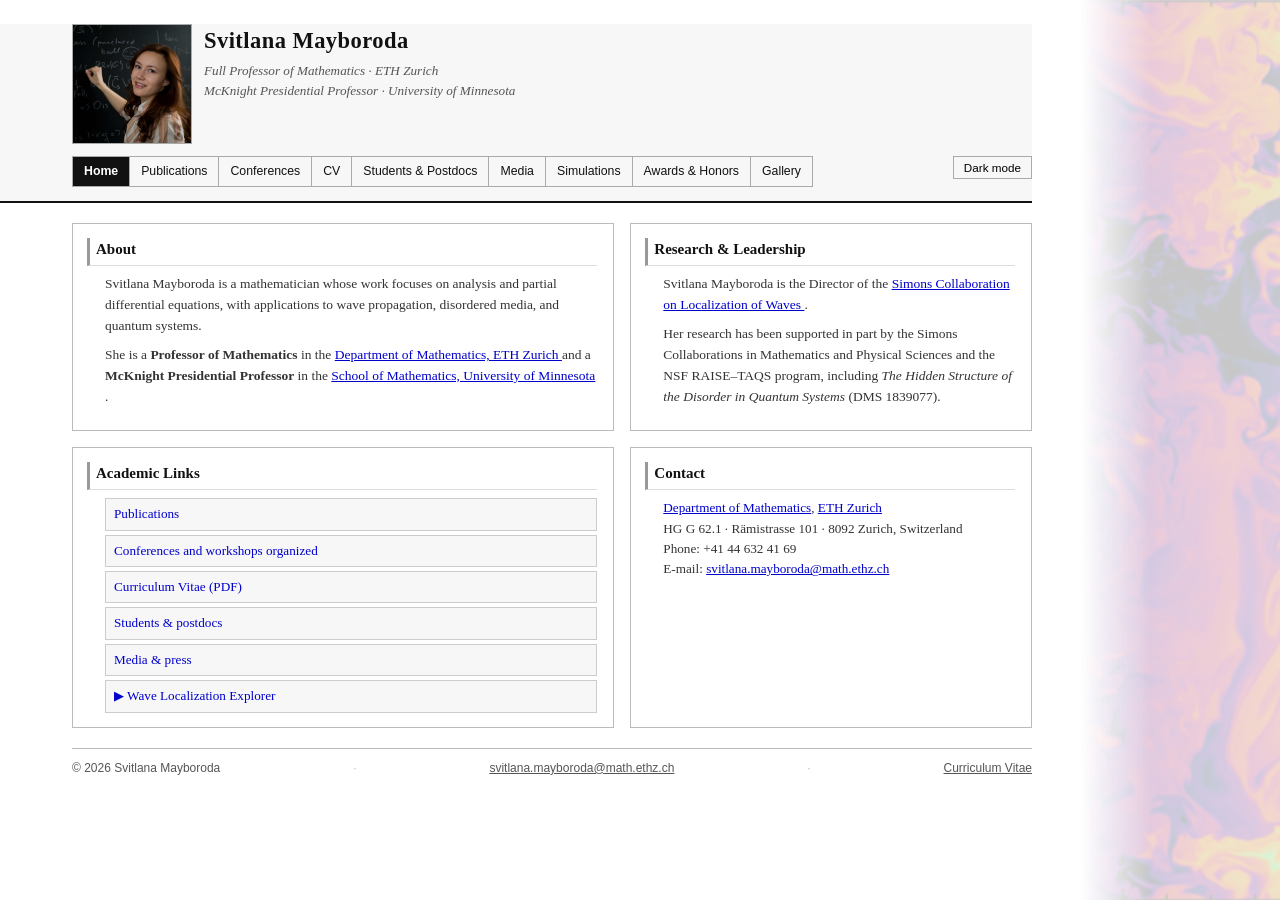
<file: index.html>
<!DOCTYPE html>
<html lang="en">
<head>
  <meta charset="UTF-8">
  <meta name="viewport" content="width=device-width, initial-scale=1">
  <title>Svitlana Mayboroda</title>
  <link rel="stylesheet" href="styles.css">
</head>
<body>
  <div class="page">
    <div id="site-header"></div>

    <main>
      <section id="about" class="card">
        <h2>About</h2>
        <p>
          Svitlana Mayboroda is a mathematician whose work focuses on analysis
          and partial differential equations, with applications to wave
          propagation, disordered media, and quantum systems.
        </p>
        <p>
          She is a <strong>Professor of Mathematics</strong> in the
          <a href="https://math.ethz.ch/" target="_blank" rel="noopener noreferrer">
            Department of Mathematics, ETH Zurich
          </a>
          and a <strong>McKnight Presidential Professor</strong> in the
          <a href="http://www.math.umn.edu/" target="_blank" rel="noopener noreferrer">
            School of Mathematics, University of Minnesota
          </a>.
        </p>
      </section>

      <section id="research" class="card">
        <h2>Research &amp; Leadership</h2>
        <p>
          Svitlana Mayboroda is the Director of the
          <a href="https://www.simonsfoundation.org/collaborations/localization-of-waves/" target="_blank" rel="noopener noreferrer">
            Simons Collaboration on Localization of Waves
          </a>.
        </p>
        <p>
          Her research has been supported in part by the Simons Collaborations
          in Mathematics and Physical Sciences and the NSF RAISE–TAQS program,
          including <em>The Hidden Structure of the Disorder in Quantum Systems</em>
          (DMS&nbsp;1839077).
        </p>
      </section>

      <section id="links" class="card">
        <h2>Academic Links</h2>
        <ul class="link-list">
          <li><a href="publications.html">Publications</a></li>
          <li><a href="organized.html">Conferences and workshops organized</a></li>
          <li><a href="Vitae.pdf" target="_blank" rel="noopener noreferrer">Curriculum Vitae (PDF)</a></li>
          <li><a href="teaching.html">Students &amp; postdocs</a></li>
          <li><a href="media.html">Media &amp; press</a></li>
          <li><a href="simulation.html">&#x25B6; Wave Localization Explorer</a></li>
        </ul>
      </section>

      <section id="contact" class="card">
        <h2>Contact</h2>
        <p style="font-size:0.88rem; margin:4px 0 0;">
          <a href="https://math.ethz.ch/" target="_blank" rel="noopener noreferrer">Department of Mathematics</a>,
          <a href="https://ethz.ch/en.html" target="_blank" rel="noopener noreferrer">ETH Zurich</a><br>
          HG G 62.1 &middot; R&auml;mistrasse 101 &middot; 8092 Zurich, Switzerland<br>
          Phone: +41&nbsp;44&nbsp;632&nbsp;41&nbsp;69<br>
          E&#8209;mail:
          <a href="mailto:svitlana.mayboroda@math.ethz.ch">svitlana.mayboroda@math.ethz.ch</a>
        </p>
      </section>
    </main>

    <div id="site-footer"></div>
  </div>

  <script src="components.js"></script>
</body>
</html>
</file>
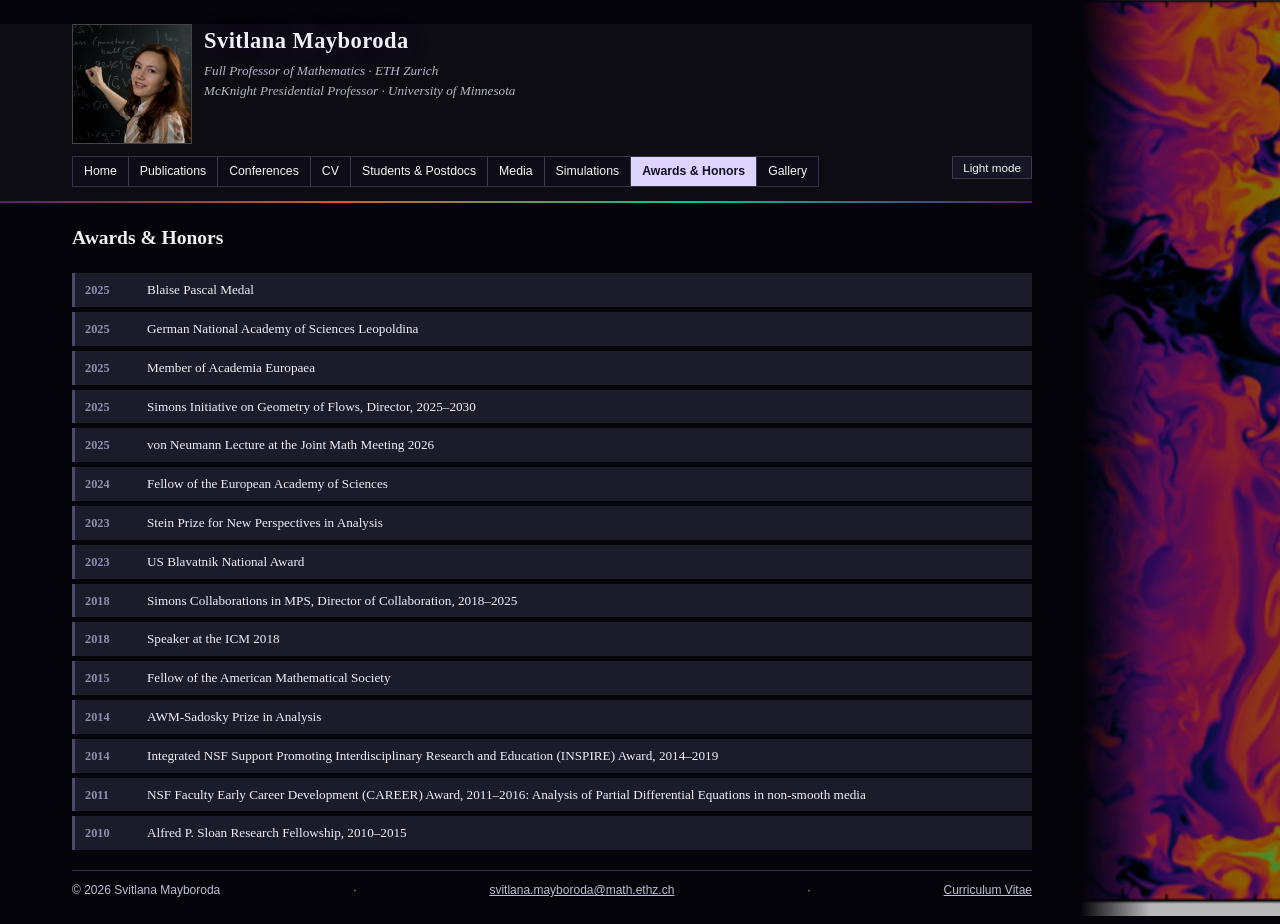
<file: awards.html>
<!DOCTYPE html>
<html lang="en">
<head>
  <meta charset="UTF-8">
  <meta name="viewport" content="width=device-width, initial-scale=1">
  <title>Awards &amp; Honors – Svitlana Mayboroda</title>
  <link rel="stylesheet" href="styles.css">
  <style>
    main { display: block; }
    .page-title { font-size: 1.3rem; margin: 16px 0 20px; }
    .award-list {
      list-style: none;
      padding: 0;
      margin: 0;
    }
    .award-list li {
      display: grid;
      grid-template-columns: 52px 1fr;
      gap: 10px;
      align-items: baseline;
      font-size: 0.88rem;
      line-height: 1.5;
      padding: 7px 10px;
      border-left: 3px solid #ccc;
      margin-bottom: 5px;
      background: #fafafa;
    }
    @media (max-width: 600px) {
      .award-list li { grid-template-columns: 1fr; gap: 1px; }
    }
    .award-year {
      font-size: 0.82rem;
      font-weight: bold;
      color: #333;
      white-space: nowrap;
    }
    body.theme-dark .award-list li {
      background: #1b1b2a;
      border-left-color: #4a4a6a;
    }
    body.theme-dark .award-year {
      color: #9090b0;
    }
  </style>
</head>
<body>
  <div class="page">
    <div id="site-header"></div>

    <main>
      <h2 class="page-title">Awards &amp; Honors</h2>
      <ul class="award-list">
        <li>
          <span class="award-year">2025</span>
          <span>Blaise Pascal Medal</span>
        </li>
        <li>
          <span class="award-year">2025</span>
          <span>German National Academy of Sciences Leopoldina</span>
        </li>
        <li>
          <span class="award-year">2025</span>
          <span>Member of Academia Europaea</span>
        </li>
        <li>
          <span class="award-year">2025</span>
          <span>Simons Initiative on Geometry of Flows, Director, 2025–2030</span>
        </li>
        <li>
          <span class="award-year">2025</span>
          <span>von Neumann Lecture at the Joint Math Meeting 2026</span>
        </li>
        <li>
          <span class="award-year">2024</span>
          <span>Fellow of the European Academy of Sciences</span>
        </li>
        <li>
          <span class="award-year">2023</span>
          <span>Stein Prize for New Perspectives in Analysis</span>
        </li>
        <li>
          <span class="award-year">2023</span>
          <span>US Blavatnik National Award</span>
        </li>
        <li>
          <span class="award-year">2018</span>
          <span>Simons Collaborations in MPS, Director of Collaboration, 2018–2025</span>
        </li>
        <li>
          <span class="award-year">2018</span>
          <span>Speaker at the ICM 2018</span>
        </li>
        <li>
          <span class="award-year">2015</span>
          <span>Fellow of the American Mathematical Society</span>
        </li>
        <li>
          <span class="award-year">2014</span>
          <span>AWM-Sadosky Prize in Analysis</span>
        </li>
        <li>
          <span class="award-year">2014</span>
          <span>Integrated NSF Support Promoting Interdisciplinary Research and Education (INSPIRE) Award, 2014–2019</span>
        </li>
        <li>
          <span class="award-year">2011</span>
          <span>NSF Faculty Early Career Development (CAREER) Award, 2011–2016: Analysis of Partial Differential Equations in non-smooth media</span>
        </li>
        <li>
          <span class="award-year">2010</span>
          <span>Alfred P. Sloan Research Fellowship, 2010–2015</span>
        </li>
      </ul>
    </main>

    <div id="site-footer"></div>
  </div>

  <script src="components.js"></script>
</body>
</html>
</file>
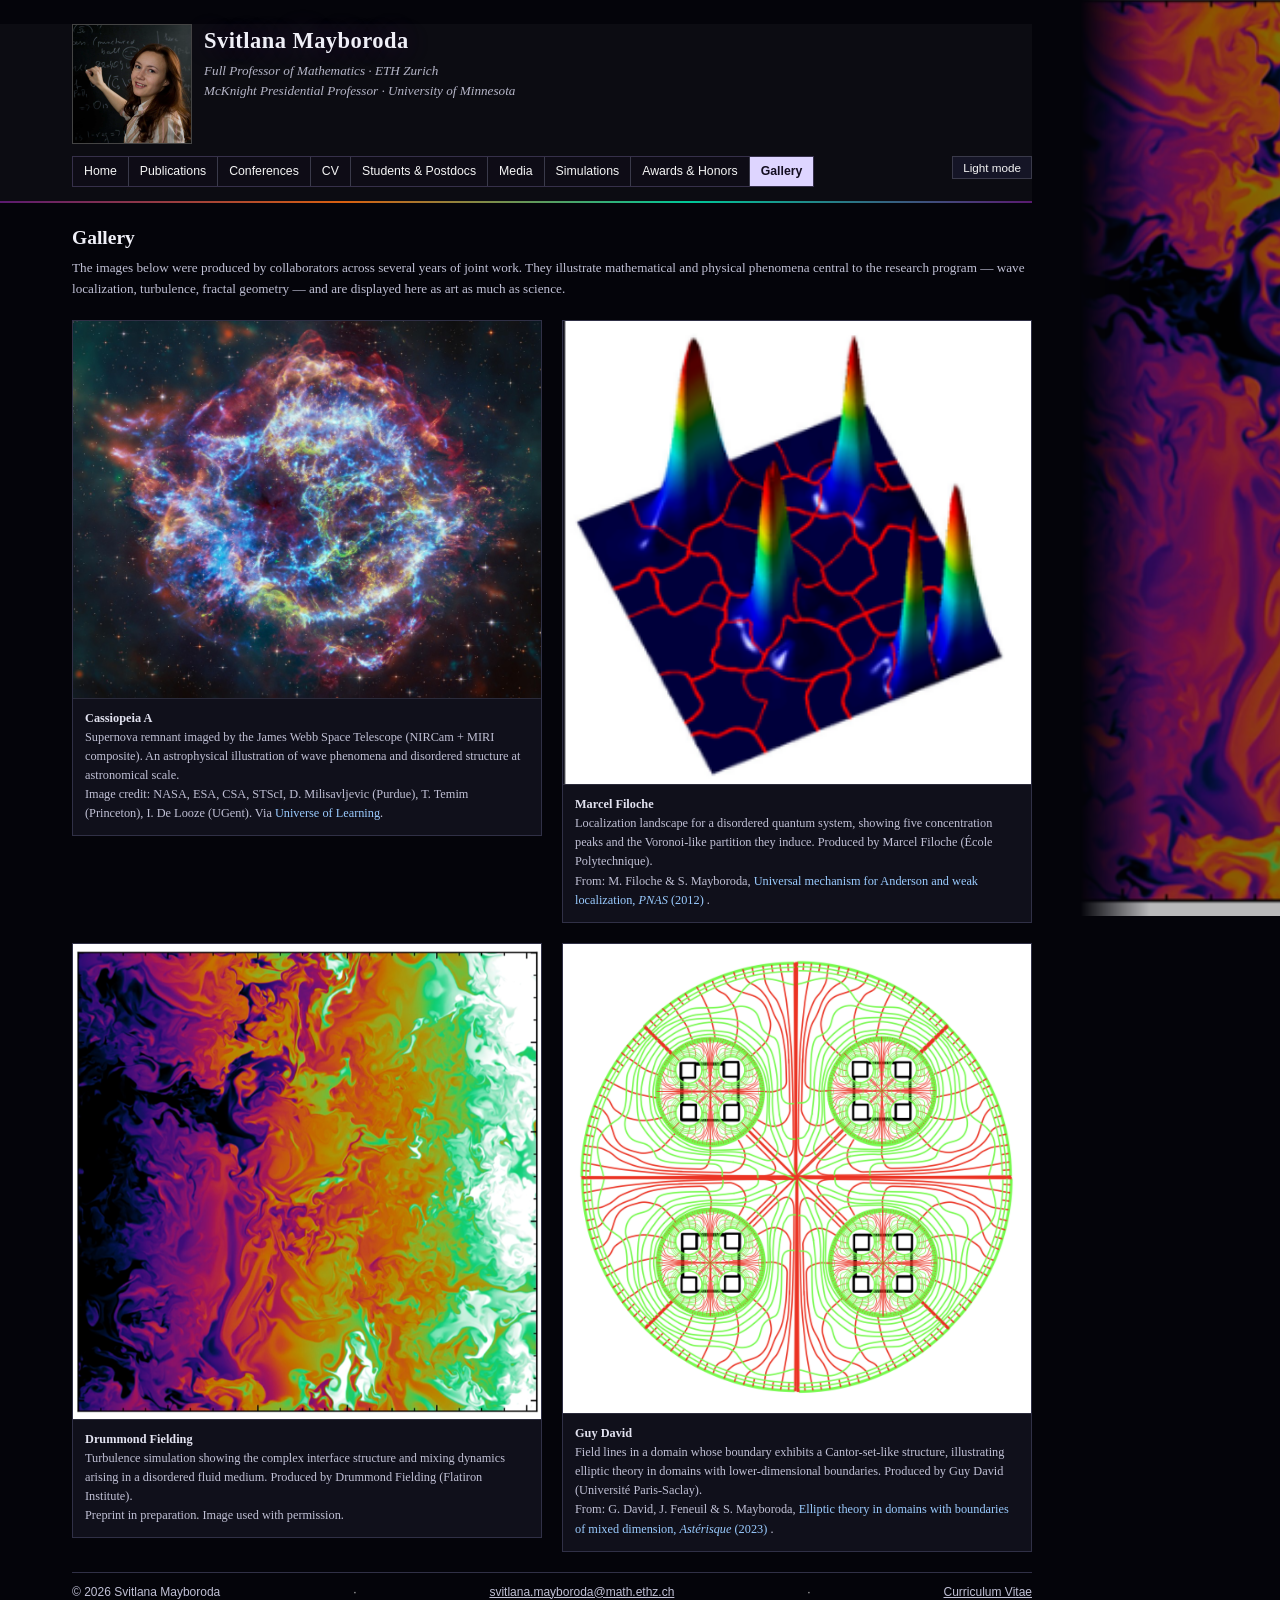
<file: gallery.html>
<!DOCTYPE html>
<html lang="en">
<head>
  <meta charset="UTF-8">
  <meta name="viewport" content="width=device-width, initial-scale=1">
  <title>Gallery – Svitlana Mayboroda</title>
  <link rel="stylesheet" href="styles.css">
  <style>
    main { display: block; }
    .page-title { font-size: 1.3rem; margin: 16px 0 4px; }
  </style>
</head>
<body>
  <div class="page">
    <div id="site-header"></div>

    <h2 class="page-title">Gallery</h2>

    <p class="gallery-intro">
      The images below were produced by collaborators across several years of joint work.
      They illustrate mathematical and physical phenomena central to the research program &mdash;
      wave localization, turbulence, fractal geometry &mdash; and are displayed here as art
      as much as science.
    </p>

    <div class="gallery-grid">

      <div class="gallery-item">
        <figure>
          <img src="images/cassiopeia-a.png" alt="Cassiopeia A supernova remnant imaged by the James Webb Space Telescope">
          <figcaption>
            <div class="gallery-author">Cassiopeia A</div>
            <div>Supernova remnant imaged by the James Webb Space Telescope (NIRCam + MIRI composite).
              An astrophysical illustration of wave phenomena and disordered structure at astronomical scale.</div>
            <div class="gallery-paper">
              Image credit: NASA, ESA, CSA, STScI, D. Milisavljevic (Purdue), T. Temim (Princeton), I. De Looze (UGent).
              Via <a href="https://universe-of-learning.org/informal-educators/science-resources/cassiopeia-a-resources"
                target="_blank" rel="noopener noreferrer">Universe of Learning</a>.
            </div>
          </figcaption>
        </figure>
      </div>

      <div class="gallery-item">
        <figure>
          <img src="images/filoche-waves.png" alt="Localization landscape showing five concentration peaks with Voronoi partition">
          <figcaption>
            <div class="gallery-author">Marcel Filoche</div>
            <div>Localization landscape for a disordered quantum system, showing five concentration peaks
              and the Voronoi-like partition they induce. Produced by Marcel Filoche (&#201;cole Polytechnique).</div>
            <div class="gallery-paper">
              From: M. Filoche &amp; S. Mayboroda,
              <a href="https://www.pnas.org/doi/10.1073/pnas.1120432109"
                target="_blank" rel="noopener noreferrer">
                Universal mechanism for Anderson and weak localization,
                <em>PNAS</em> (2012)
              </a>.
            </div>
          </figcaption>
        </figure>
      </div>

      <div class="gallery-item">
        <figure>
          <img src="images/fielding-turbulence.png" alt="Turbulence simulation showing mixing and interface instability">
          <figcaption>
            <div class="gallery-author">Drummond Fielding</div>
            <div>Turbulence simulation showing the complex interface structure and mixing dynamics
              arising in a disordered fluid medium. Produced by Drummond Fielding (Flatiron Institute).</div>
            <div class="gallery-paper">
              Preprint in preparation. Image used with permission.
            </div>
          </figcaption>
        </figure>
      </div>

      <div class="gallery-item">
        <figure>
          <img src="images/david-cantor.png" alt="Field lines and Cantor-set-like boundary structure in a planar domain">
          <figcaption>
            <div class="gallery-author">Guy David</div>
            <div>Field lines in a domain whose boundary exhibits a Cantor-set-like structure,
              illustrating elliptic theory in domains with lower-dimensional boundaries.
              Produced by Guy David (Universit&#233; Paris-Saclay).</div>
            <div class="gallery-paper">
              From: G. David, J. Feneuil &amp; S. Mayboroda,
              <a href="https://arxiv.org/abs/2007.01745"
                target="_blank" rel="noopener noreferrer">
                Elliptic theory in domains with boundaries of mixed dimension,
                <em>Ast&#233;risque</em> (2023)
              </a>.
            </div>
          </figcaption>
        </figure>
      </div>

    </div>

    <div id="site-footer"></div>
  </div>

  <script src="components.js"></script>
</body>
</html>
</file>
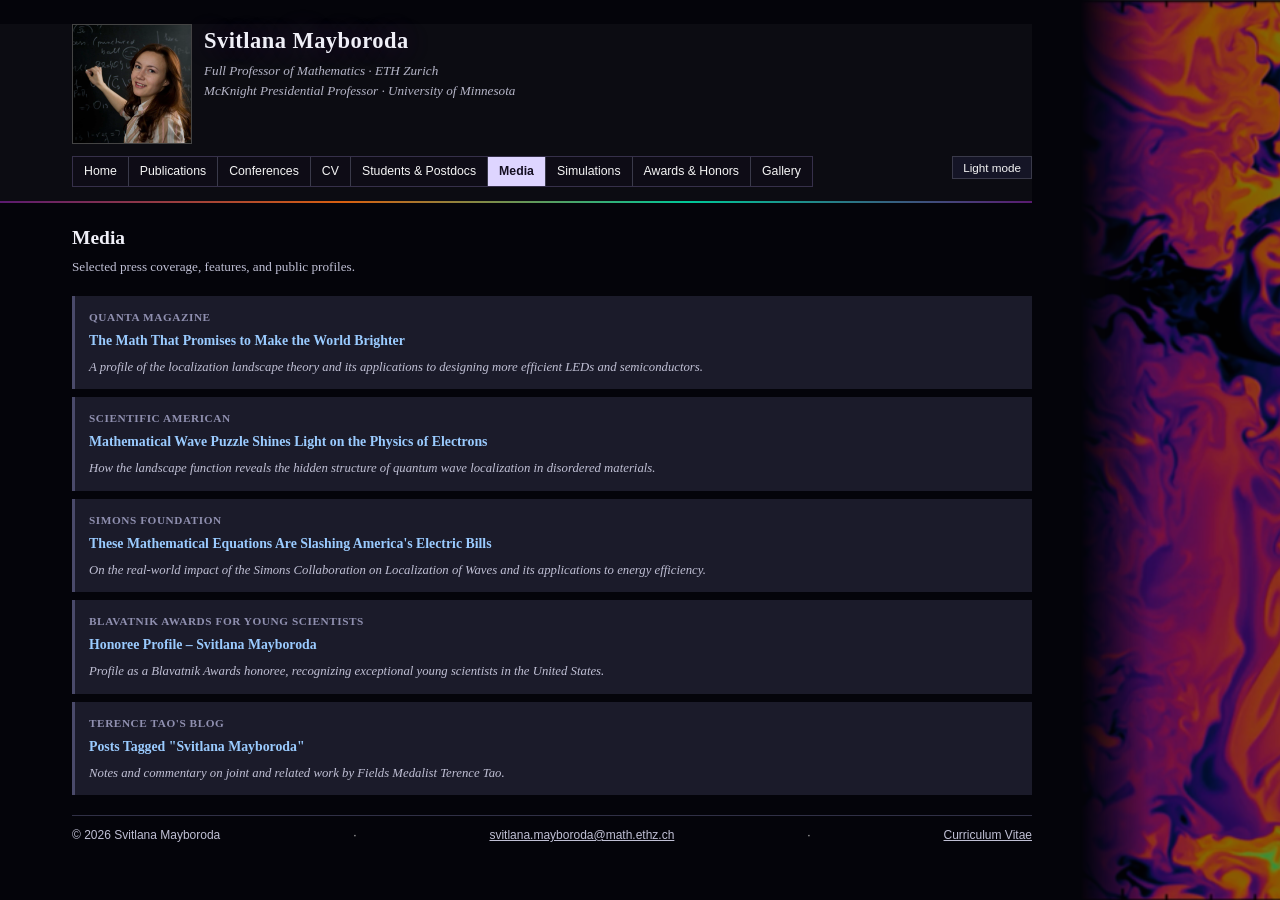
<file: media.html>
<!DOCTYPE html>
<html lang="en">
<head>
  <meta charset="UTF-8">
  <meta name="viewport" content="width=device-width, initial-scale=1">
  <title>Media – Svitlana Mayboroda</title>
  <link rel="stylesheet" href="styles.css">
  <style>
    main { display: block; }
    .page-title { font-size: 1.3rem; margin: 16px 0 4px; }
    .page-note { font-size: 0.88rem; color: #444; margin: 0 0 18px; }
    .media-list { list-style: none; padding: 0; margin: 0; }
    .media-list li {
      font-size: 0.88rem;
      line-height: 1.6;
      padding: 12px 14px;
      border-left: 3px solid #ccc;
      margin-bottom: 8px;
      background: #fafafa;
    }
    .media-list li .media-outlet {
      display: block;
      font-size: 0.75rem;
      font-weight: bold;
      text-transform: uppercase;
      letter-spacing: 0.05em;
      color: #777;
      margin-bottom: 4px;
    }
    .media-list li .media-title {
      font-size: 0.92rem;
      font-weight: bold;
      color: #111;
    }
    .media-list li .media-title a {
      color: #00c;
      text-decoration: none;
    }
    .media-list li .media-title a:hover { color: #c00; }
    .media-list li .media-desc {
      display: block;
      margin-top: 5px;
      font-size: 0.85rem;
      color: #444;
      font-style: italic;
    }
  </style>
</head>
<body>
  <div class="page">
    <div id="site-header"></div>

    <h2 class="page-title">Media</h2>
    <p class="page-note">Selected press coverage, features, and public profiles.</p>

    <ul class="media-list">
      <li>
        <span class="media-outlet">Quanta Magazine</span>
        <span class="media-title"><a href="https://www.quantamagazine.org/the-math-that-promises-to-make-the-world-brighter-20170906/" target="_blank" rel="noopener noreferrer">The Math That Promises to Make the World Brighter</a></span>
        <span class="media-desc">A profile of the localization landscape theory and its applications to designing more efficient LEDs and semiconductors.</span>
      </li>
      <li>
        <span class="media-outlet">Scientific American</span>
        <span class="media-title"><a href="https://www.scientificamerican.com/article/mathematical-wave-puzzle-shines-light-on-the-physics-of-electrons/" target="_blank" rel="noopener noreferrer">Mathematical Wave Puzzle Shines Light on the Physics of Electrons</a></span>
        <span class="media-desc">How the landscape function reveals the hidden structure of quantum wave localization in disordered materials.</span>
      </li>
      <li>
        <span class="media-outlet">Simons Foundation</span>
        <span class="media-title"><a href="https://www.simonsfoundation.org/2025/03/24/these-mathematical-equations-are-slashing-americas-electric-bills/" target="_blank" rel="noopener noreferrer">These Mathematical Equations Are Slashing America's Electric Bills</a></span>
        <span class="media-desc">On the real-world impact of the Simons Collaboration on Localization of Waves and its applications to energy efficiency.</span>
      </li>
      <li>
        <span class="media-outlet">Blavatnik Awards for Young Scientists</span>
        <span class="media-title"><a href="https://blavatnikawards.org/honorees/profile/svitlana-mayboroda/" target="_blank" rel="noopener noreferrer">Honoree Profile – Svitlana Mayboroda</a></span>
        <span class="media-desc">Profile as a Blavatnik Awards honoree, recognizing exceptional young scientists in the United States.</span>
      </li>
      <li>
        <span class="media-outlet">Terence Tao's Blog</span>
        <span class="media-title"><a href="https://terrytao.wordpress.com/tag/svitlana-mayboroda/" target="_blank" rel="noopener noreferrer">Posts Tagged "Svitlana Mayboroda"</a></span>
        <span class="media-desc">Notes and commentary on joint and related work by Fields Medalist Terence Tao.</span>
      </li>
    </ul>

    <div id="site-footer"></div>
  </div>

  <script src="components.js"></script>
</body>
</html>
</file>
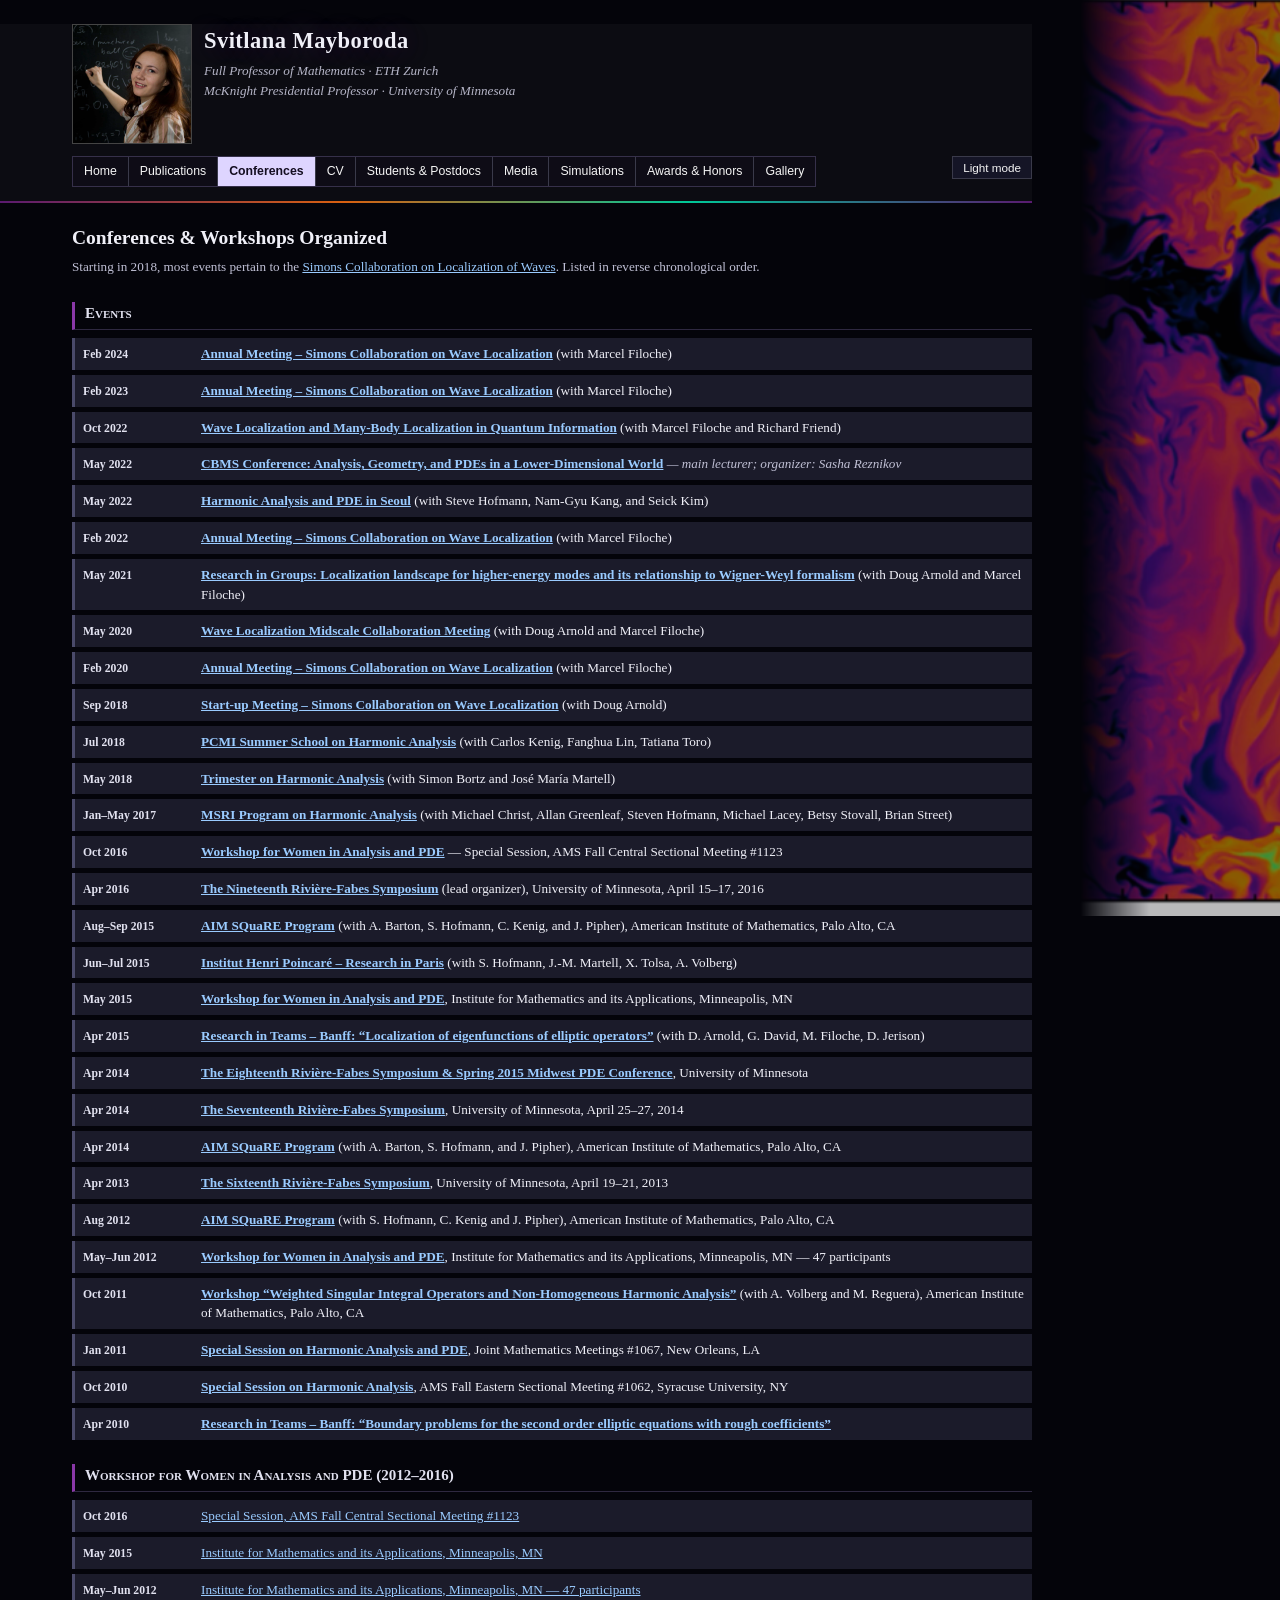
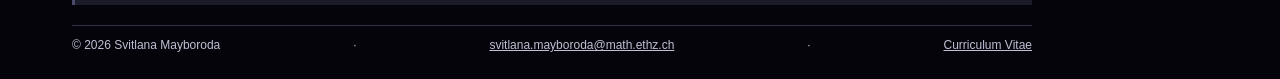
<file: organized.html>
<!DOCTYPE html>
<html lang="en">
<head>
  <meta charset="UTF-8">
  <meta name="viewport" content="width=device-width, initial-scale=1">
  <title>Conferences &amp; Workshops – Svitlana Mayboroda</title>
  <link rel="stylesheet" href="styles.css">
  <style>
    main { display: block; }
    .page-title { font-size: 1.3rem; margin: 16px 0 4px; }
    .page-note { font-size: 0.88rem; color: #444; margin: 0 0 18px; }
    .section-heading {
      font-size: 1rem;
      font-variant: small-caps;
      margin: 24px 0 8px;
      padding-bottom: 4px;
      border-bottom: 1px solid #bbb;
    }
    .event-list { list-style: none; padding: 0; margin: 0; }
    .event-list li {
      display: grid;
      grid-template-columns: 110px 1fr;
      gap: 8px;
      align-items: baseline;
      font-size: 0.88rem;
      line-height: 1.5;
      padding: 6px 8px;
      border-left: 3px solid #ccc;
      margin-bottom: 5px;
      background: #fafafa;
    }
    @media (max-width: 600px) {
      .event-list li { grid-template-columns: 1fr; gap: 1px; }
    }
    .event-date { font-size: 0.78rem; font-weight: bold; color: #333; white-space: nowrap; }
    .event-desc strong { font-weight: bold; color: #111; }
    .event-desc em { font-style: italic; color: #555; }
  </style>
</head>
<body>
  <div class="page">
    <div id="site-header"></div>

    <h2 class="page-title">Conferences &amp; Workshops Organized</h2>
    <p class="page-note">
      Starting in 2018, most events pertain to the
      <a href="http://wave.umn.edu/" target="_blank" rel="noopener noreferrer">Simons Collaboration on Localization of Waves</a>.
      Listed in reverse chronological order.
    </p>

    <h3 class="section-heading">Events</h3>
    <ul class="event-list">
      <li>
        <span class="event-date">Feb 2024</span>
        <span class="event-desc"><strong><a href="https://www.simonsfoundation.org/event/simons-collaboration-on-the-localization-of-waves-annual-meeting-2024/" target="_blank" rel="noopener noreferrer">Annual Meeting &#8211; Simons Collaboration on Wave Localization</a></strong> (with Marcel Filoche)</span>
      </li>
      <li>
        <span class="event-date">Feb 2023</span>
        <span class="event-desc"><strong><a href="https://www.simonsfoundation.org/event/simons-collaboration-on-the-localization-of-waves-annual-meeting-2023/" target="_blank" rel="noopener noreferrer">Annual Meeting &#8211; Simons Collaboration on Wave Localization</a></strong> (with Marcel Filoche)</span>
      </li>
      <li>
        <span class="event-date">Oct 2022</span>
        <span class="event-desc"><strong><a href="https://cse.umn.edu/wave/wl-mblqi-event" target="_blank" rel="noopener noreferrer">Wave Localization and Many-Body Localization in Quantum Information</a></strong> (with Marcel Filoche and Richard Friend)</span>
      </li>
      <li>
        <span class="event-date">May 2022</span>
        <span class="event-desc"><strong><a href="https://cbms2020.math.fsu.edu/" target="_blank" rel="noopener noreferrer">CBMS Conference: Analysis, Geometry, and PDEs in a Lower-Dimensional World</a></strong> <em>&#8212; main lecturer; organizer: Sasha Reznikov</em></span>
      </li>
      <li>
        <span class="event-date">May 2022</span>
        <span class="event-desc"><strong><a href="https://sites.google.com/view/hapde2021" target="_blank" rel="noopener noreferrer">Harmonic Analysis and PDE in Seoul</a></strong> (with Steve Hofmann, Nam-Gyu Kang, and Seick Kim)</span>
      </li>
      <li>
        <span class="event-date">Feb 2022</span>
        <span class="event-desc"><strong><a href="https://www.simonsfoundation.org/event/simons-collaboration-on-localization-of-waves-annual-meeting-2022" target="_blank" rel="noopener noreferrer">Annual Meeting &#8211; Simons Collaboration on Wave Localization</a></strong> (with Marcel Filoche)</span>
      </li>
      <li>
        <span class="event-date">May 2021</span>
        <span class="event-desc"><strong><a href="https://cse.umn.edu/wave/events/wave-localization-pi-meeting" target="_blank" rel="noopener noreferrer">Research in Groups: Localization landscape for higher-energy modes and its relationship to Wigner-Weyl formalism</a></strong> (with Doug Arnold and Marcel Filoche)</span>
      </li>
      <li>
        <span class="event-date">May 2020</span>
        <span class="event-desc"><strong><a href="https://cse.umn.edu/wave/wave-localization-midscale-collaboration-meeting" target="_blank" rel="noopener noreferrer">Wave Localization Midscale Collaboration Meeting</a></strong> (with Doug Arnold and Marcel Filoche)</span>
      </li>
      <li>
        <span class="event-date">Feb 2020</span>
        <span class="event-desc"><strong><a href="https://www.simonsfoundation.org/event/simons-collaboration-on-localization-of-waves-annual-meeting-2020/" target="_blank" rel="noopener noreferrer">Annual Meeting &#8211; Simons Collaboration on Wave Localization</a></strong> (with Marcel Filoche)</span>
      </li>
      <li>
        <span class="event-date">Sep 2018</span>
        <span class="event-desc"><strong><a href="https://cse.umn.edu/wave/simons-collaboration-localization-waves-kickoff-meeting" target="_blank" rel="noopener noreferrer">Start-up Meeting &#8211; Simons Collaboration on Wave Localization</a></strong> (with Doug Arnold)</span>
      </li>
      <li>
        <span class="event-date">Jul 2018</span>
        <span class="event-desc"><strong><a href="https://www.ias.edu/pcmi/archives" target="_blank" rel="noopener noreferrer">PCMI Summer School on Harmonic Analysis</a></strong> (with Carlos Kenig, Fanghua Lin, Tatiana Toro)</span>
      </li>
      <li>
        <span class="event-date">May 2018</span>
        <span class="event-desc"><strong><a href="https://www.icmat.es/RT/2018/HAPDEGMT/workshop/" target="_blank" rel="noopener noreferrer">Trimester on Harmonic Analysis</a></strong> (with Simon Bortz and Jos&#233; Mar&#237;a Martell)</span>
      </li>
      <li>
        <span class="event-date">Jan&#8211;May 2017</span>
        <span class="event-desc"><strong><a href="https://www.msri.org/programs/300" target="_blank" rel="noopener noreferrer">MSRI Program on Harmonic Analysis</a></strong> (with Michael Christ, Allan Greenleaf, Steven Hofmann, Michael Lacey, Betsy Stovall, Brian Street)</span>
      </li>
      <li>
        <span class="event-date">Oct 2016</span>
        <span class="event-desc"><strong><a href="http://www.ams.org/meetings/sectional/2239_program_ss24.html" target="_blank" rel="noopener noreferrer">Workshop for Women in Analysis and PDE</a></strong> &#8212; Special Session, AMS Fall Central Sectional Meeting #1123</span>
      </li>
      <li>
        <span class="event-date">Apr 2016</span>
        <span class="event-desc"><strong><a href="http://www.math.umn.edu/conferences/riv_fabes/" target="_blank" rel="noopener noreferrer">The Nineteenth Rivi&#232;re-Fabes Symposium</a></strong> (lead organizer), University of Minnesota, April 15&#8211;17, 2016</span>
      </li>
      <li>
        <span class="event-date">Aug&#8211;Sep 2015</span>
        <span class="event-desc"><strong><a href="https://aimath.org/pastsquares/" target="_blank" rel="noopener noreferrer">AIM SQuaRE Program</a></strong> (with A. Barton, S. Hofmann, C. Kenig, and J. Pipher), American Institute of Mathematics, Palo Alto, CA</span>
      </li>
      <li>
        <span class="event-date">Jun&#8211;Jul 2015</span>
        <span class="event-desc"><strong><a href="http://www.ihp.fr/en/activities/archives/rip" target="_blank" rel="noopener noreferrer">Institut Henri Poincar&#233; &#8211; Research in Paris</a></strong> (with S. Hofmann, J.-M. Martell, X. Tolsa, A. Volberg)</span>
      </li>
      <li>
        <span class="event-date">May 2015</span>
        <span class="event-desc"><strong><a href="http://www.ima.umn.edu/2014-2015/SW5.28-31.15/" target="_blank" rel="noopener noreferrer">Workshop for Women in Analysis and PDE</a></strong>, Institute for Mathematics and its Applications, Minneapolis, MN</span>
      </li>
      <li>
        <span class="event-date">Apr 2015</span>
        <span class="event-desc"><strong><a href="https://www.birs.ca/events/2015/focussed-research-groups/15frg188" target="_blank" rel="noopener noreferrer">Research in Teams &#8211; Banff: &#8220;Localization of eigenfunctions of elliptic operators&#8221;</a></strong> (with D. Arnold, G. David, M. Filoche, D. Jerison)</span>
      </li>
      <li>
        <span class="event-date">Apr 2014</span>
        <span class="event-desc"><strong><a href="http://www.math.umn.edu/conferences/riv_fabes/" target="_blank" rel="noopener noreferrer">The Eighteenth Rivi&#232;re-Fabes Symposium &amp; Spring 2015 Midwest PDE Conference</a></strong>, University of Minnesota</span>
      </li>
      <li>
        <span class="event-date">Apr 2014</span>
        <span class="event-desc"><strong><a href="http://www.math.umn.edu/conferences/riv_fabes/" target="_blank" rel="noopener noreferrer">The Seventeenth Rivi&#232;re-Fabes Symposium</a></strong>, University of Minnesota, April 25&#8211;27, 2014</span>
      </li>
      <li>
        <span class="event-date">Apr 2014</span>
        <span class="event-desc"><strong><a href="http://aimath.org/pastsquares/" target="_blank" rel="noopener noreferrer">AIM SQuaRE Program</a></strong> (with A. Barton, S. Hofmann, and J. Pipher), American Institute of Mathematics, Palo Alto, CA</span>
      </li>
      <li>
        <span class="event-date">Apr 2013</span>
        <span class="event-desc"><strong><a href="http://www.math.umn.edu/conferences/riv_fabes/" target="_blank" rel="noopener noreferrer">The Sixteenth Rivi&#232;re-Fabes Symposium</a></strong>, University of Minnesota, April 19&#8211;21, 2013</span>
      </li>
      <li>
        <span class="event-date">Aug 2012</span>
        <span class="event-desc"><strong><a href="http://aimath.org/pastsquares/" target="_blank" rel="noopener noreferrer">AIM SQuaRE Program</a></strong> (with S. Hofmann, C. Kenig and J. Pipher), American Institute of Mathematics, Palo Alto, CA</span>
      </li>
      <li>
        <span class="event-date">May&#8211;Jun 2012</span>
        <span class="event-desc"><strong><a href="http://www.ima.umn.edu/2011-2012/SW5.30-6.2.12/" target="_blank" rel="noopener noreferrer">Workshop for Women in Analysis and PDE</a></strong>, Institute for Mathematics and its Applications, Minneapolis, MN &#8212; 47 participants</span>
      </li>
      <li>
        <span class="event-date">Oct 2011</span>
        <span class="event-desc"><strong><a href="http://www.aimath.org/pastworkshops/singularintops.html" target="_blank" rel="noopener noreferrer">Workshop &#8220;Weighted Singular Integral Operators and Non-Homogeneous Harmonic Analysis&#8221;</a></strong> (with A. Volberg and M. Reguera), American Institute of Mathematics, Palo Alto, CA</span>
      </li>
      <li>
        <span class="event-date">Jan 2011</span>
        <span class="event-desc"><strong><a href="http://ams.org/meetings/national/jmm/2125_intro.html" target="_blank" rel="noopener noreferrer">Special Session on Harmonic Analysis and PDE</a></strong>, Joint Mathematics Meetings #1067, New Orleans, LA</span>
      </li>
      <li>
        <span class="event-date">Oct 2010</span>
        <span class="event-desc"><strong><a href="http://ams.org/meetings/sectional/2176_program_ss10.html#title" target="_blank" rel="noopener noreferrer">Special Session on Harmonic Analysis</a></strong>, AMS Fall Eastern Sectional Meeting #1062, Syracuse University, NY</span>
      </li>
      <li>
        <span class="event-date">Apr 2010</span>
        <span class="event-desc"><strong><a href="http://www.birs.ca/events/2010/research-in-teams/10rit135" target="_blank" rel="noopener noreferrer">Research in Teams &#8211; Banff: &#8220;Boundary problems for the second order elliptic equations with rough coefficients&#8221;</a></strong></span>
      </li>
    </ul>

    <h3 class="section-heading">Workshop for Women in Analysis and PDE (2012&#8211;2016)</h3>
    <ul class="event-list">
      <li>
        <span class="event-date">Oct 2016</span>
        <span class="event-desc"><a href="http://www.ams.org/meetings/sectional/2239_program_ss24.html" target="_blank" rel="noopener noreferrer">Special Session, AMS Fall Central Sectional Meeting #1123</a></span>
      </li>
      <li>
        <span class="event-date">May 2015</span>
        <span class="event-desc"><a href="http://www.ima.umn.edu/2014-2015/SW5.28-31.15/" target="_blank" rel="noopener noreferrer">Institute for Mathematics and its Applications, Minneapolis, MN</a></span>
      </li>
      <li>
        <span class="event-date">May&#8211;Jun 2012</span>
        <span class="event-desc"><a href="http://www.ima.umn.edu/2011-2012/SW5.30-6.2.12/" target="_blank" rel="noopener noreferrer">Institute for Mathematics and its Applications, Minneapolis, MN &#8212; 47 participants</a></span>
      </li>
    </ul>

    <div id="site-footer"></div>
  </div>

  <script src="components.js"></script>
</body>
</html>
</file>
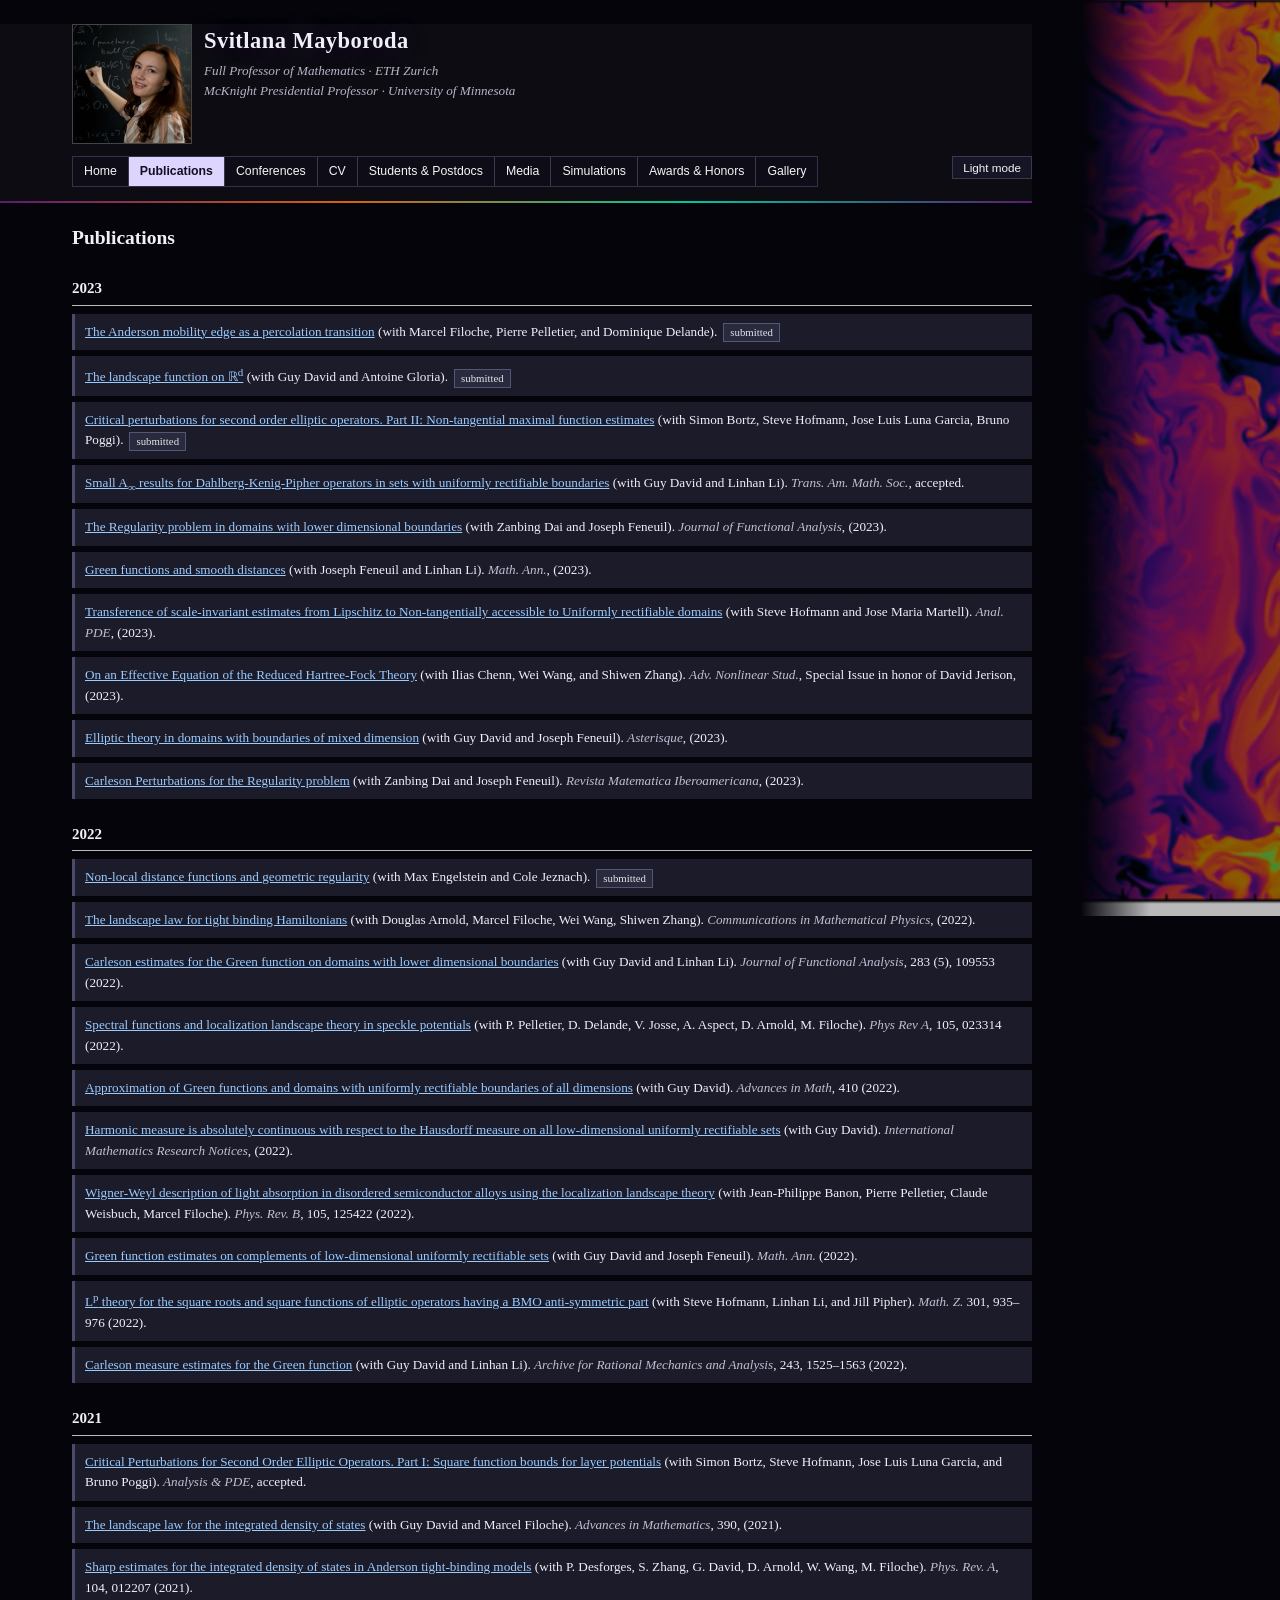
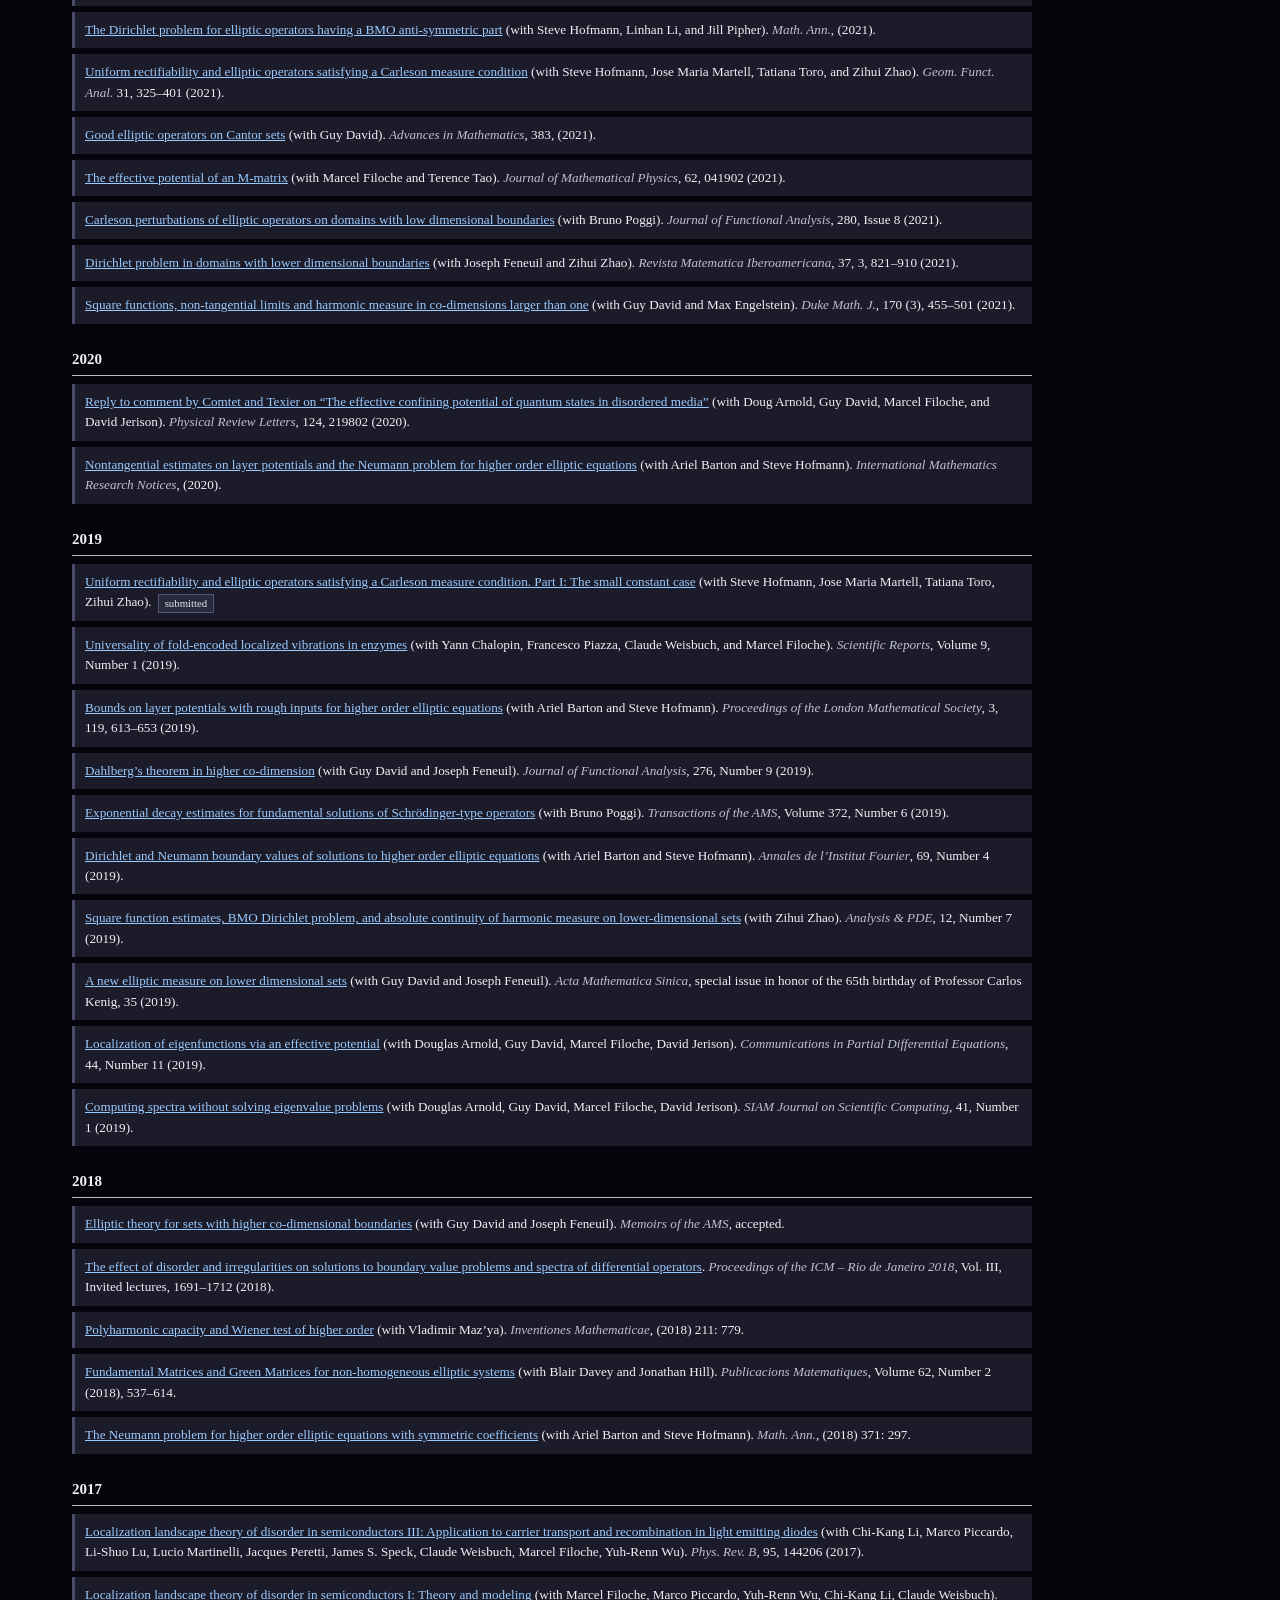
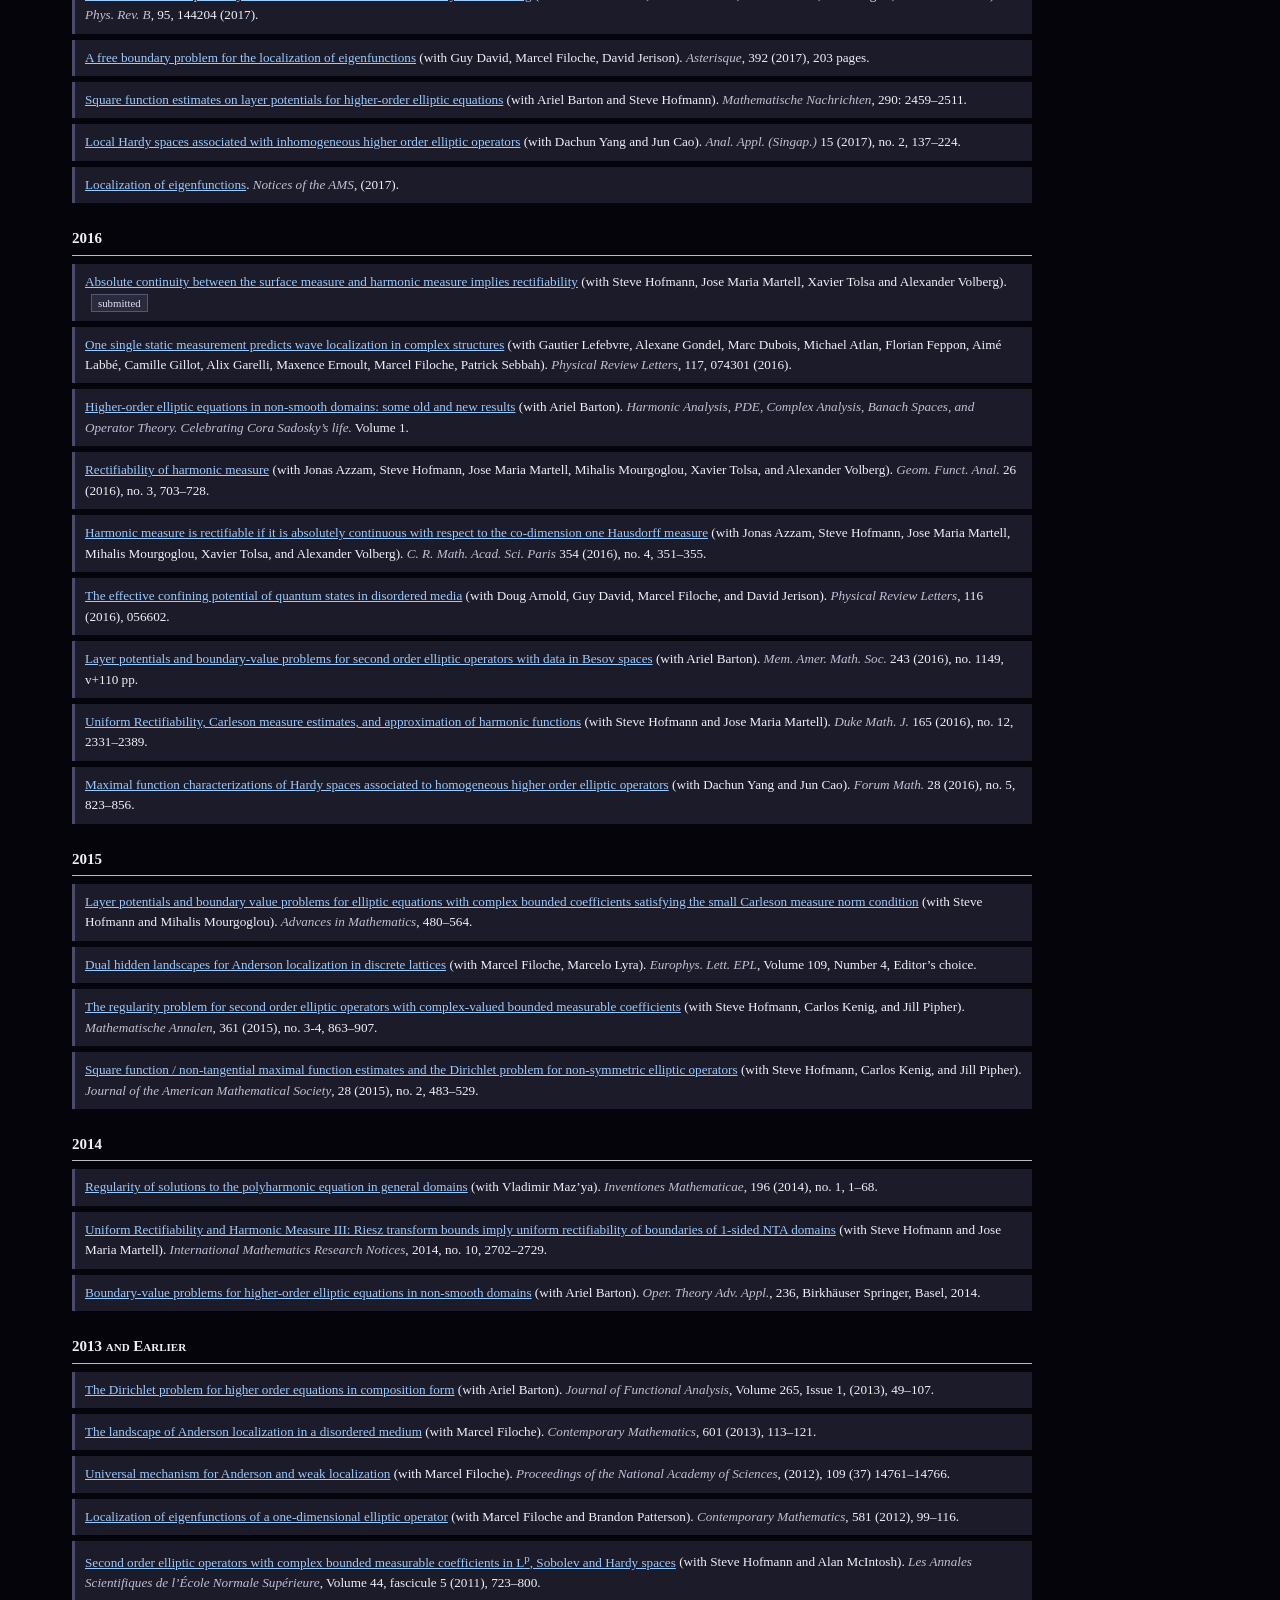
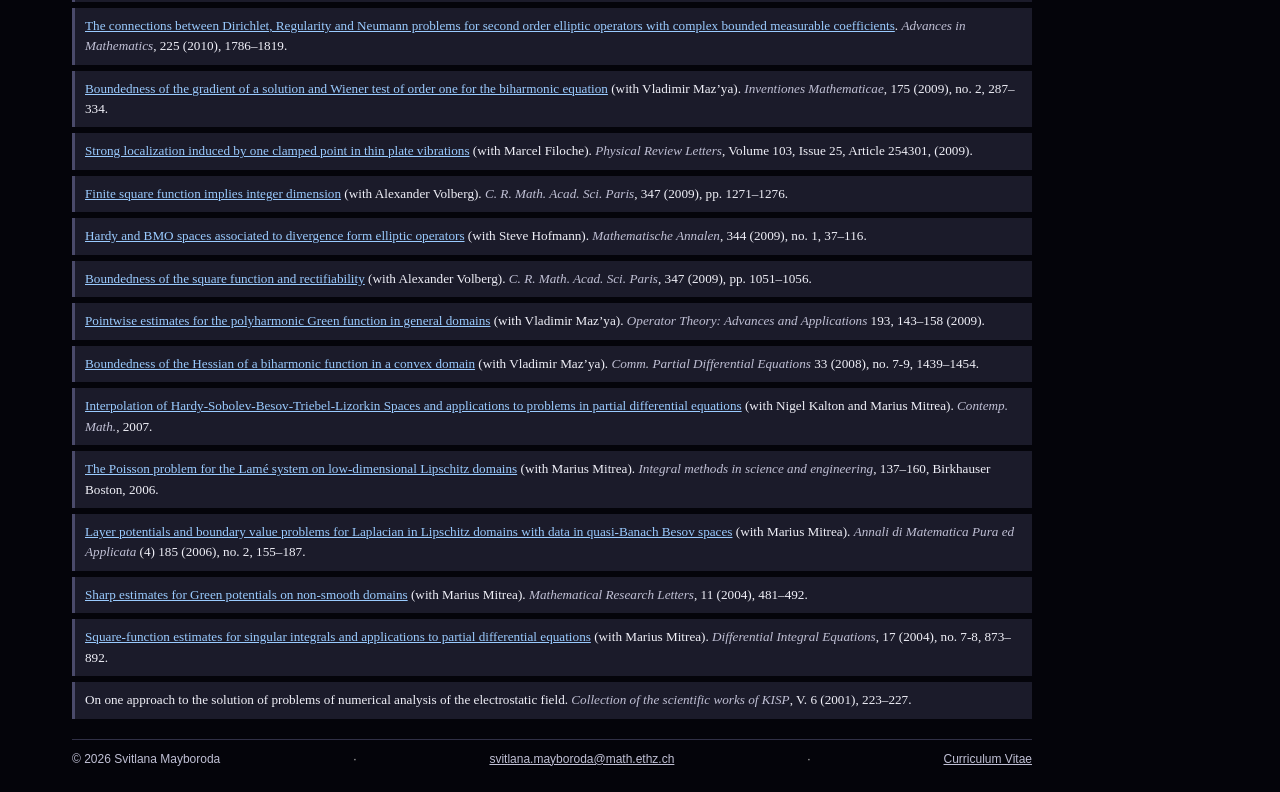
<file: publications.html>
<!DOCTYPE html>
<html lang="en">
<head>
  <meta charset="UTF-8">
  <meta name="viewport" content="width=device-width, initial-scale=1">
  <title>Publications – Svitlana Mayboroda</title>
  <link rel="stylesheet" href="styles.css">
  <style>
    main { display: block; }
    .page-title { font-size: 1.3rem; margin: 16px 0 4px; }
    .pub-year-section { margin-top: 24px; }
    .pub-year-section h2 {
      font-size: 1rem;
      font-variant: small-caps;
      margin: 0 0 8px;
      padding-bottom: 4px;
      border-bottom: 1px solid #bbb;
    }
    .pub-list { list-style: none; padding: 0; margin: 0; }
    .pub-list li {
      font-size: 0.88rem;
      line-height: 1.55;
      padding: 8px 10px;
      border-left: 3px solid #ccc;
      margin-bottom: 6px;
      background: #fafafa;
    }
    .pub-list li a { color: #00c; }
    .pub-list li a:hover { color: #c00; }
    .status-badge {
      display: inline-block;
      font-size: 0.72rem;
      padding: 0 6px;
      border: 1px solid #aaa;
      color: #555;
      margin-left: 6px;
      vertical-align: middle;
      font-style: normal;
    }
  </style>
</head>
<body>
  <div class="page">
    <div id="site-header"></div>

    <h2 class="page-title">Publications</h2>

    <div class="pub-year-section">
      <h2>2023</h2>
      <ul class="pub-list">
        <li><a href="https://arxiv.org/pdf/2309.03813.pdf" target="_blank" rel="noopener noreferrer">The Anderson mobility edge as a percolation transition</a> (with Marcel Filoche, Pierre Pelletier, and Dominique Delande).<span class="status-badge">submitted</span></li>
        <li><a href="https://arxiv.org/pdf/2307.11182.pdf" target="_blank" rel="noopener noreferrer">The landscape function on &#8477;<sup>d</sup></a> (with Guy David and Antoine Gloria).<span class="status-badge">submitted</span></li>
        <li><a href="https://arxiv.org/pdf/2302.02746.pdf" target="_blank" rel="noopener noreferrer">Critical perturbations for second order elliptic operators. Part II: Non-tangential maximal function estimates</a> (with Simon Bortz, Steve Hofmann, Jose Luis Luna Garcia, Bruno Poggi).<span class="status-badge">submitted</span></li>
        <li><a href="https://arxiv.org/pdf/2207.13602.pdf" target="_blank" rel="noopener noreferrer">Small A<sub>&#8734;</sub> results for Dahlberg-Kenig-Pipher operators in sets with uniformly rectifiable boundaries</a> (with Guy David and Linhan Li). <em>Trans. Am. Math. Soc.</em>, accepted.</li>
        <li><a href="https://arxiv.org/pdf/2208.00628.pdf" target="_blank" rel="noopener noreferrer">The Regularity problem in domains with lower dimensional boundaries</a> (with Zanbing Dai and Joseph Feneuil). <em>Journal of Functional Analysis</em>, (2023).</li>
        <li><a href="https://arxiv.org/pdf/2211.05318.pdf" target="_blank" rel="noopener noreferrer">Green functions and smooth distances</a> (with Joseph Feneuil and Linhan Li). <em>Math. Ann.</em>, (2023).</li>
        <li><a href="https://arxiv.org/pdf/1904.13116.pdf" target="_blank" rel="noopener noreferrer">Transference of scale-invariant estimates from Lipschitz to Non-tangentially accessible to Uniformly rectifiable domains</a> (with Steve Hofmann and Jose Maria Martell). <em>Anal. PDE</em>, (2023).</li>
        <li><a href="https://arxiv.org/pdf/2106.13887.pdf" target="_blank" rel="noopener noreferrer">On an Effective Equation of the Reduced Hartree-Fock Theory</a> (with Ilias Chenn, Wei Wang, and Shiwen Zhang). <em>Adv. Nonlinear Stud.</em>, Special Issue in honor of David Jerison, (2023).</li>
        <li><a href="https://arxiv.org/pdf/2003.09037.pdf" target="_blank" rel="noopener noreferrer">Elliptic theory in domains with boundaries of mixed dimension</a> (with Guy David and Joseph Feneuil). <em>Asterisque</em>, (2023).</li>
        <li><a href="https://arxiv.org/pdf/2203.07992.pdf" target="_blank" rel="noopener noreferrer">Carleson Perturbations for the Regularity problem</a> (with Zanbing Dai and Joseph Feneuil). <em>Revista Matematica Iberoamericana</em>, (2023).</li>
      </ul>
    </div>

    <div class="pub-year-section">
      <h2>2022</h2>
      <ul class="pub-list">
        <li><a href="https://arxiv.org/pdf/2208.07342.pdf" target="_blank" rel="noopener noreferrer">Non-local distance functions and geometric regularity</a> (with Max Engelstein and Cole Jeznach).<span class="status-badge">submitted</span></li>
        <li><a href="https://arxiv.org/pdf/2101.03282.pdf" target="_blank" rel="noopener noreferrer">The landscape law for tight binding Hamiltonians</a> (with Douglas Arnold, Marcel Filoche, Wei Wang, Shiwen Zhang). <em>Communications in Mathematical Physics</em>, (2022).</li>
        <li><a href="https://arxiv.org/pdf/2107.08101.pdf" target="_blank" rel="noopener noreferrer">Carleson estimates for the Green function on domains with lower dimensional boundaries</a> (with Guy David and Linhan Li). <em>Journal of Functional Analysis</em>, 283 (5), 109553 (2022).</li>
        <li><a href="https://arxiv.org/pdf/2111.13155.pdf" target="_blank" rel="noopener noreferrer">Spectral functions and localization landscape theory in speckle potentials</a> (with P. Pelletier, D. Delande, V. Josse, A. Aspect, D. Arnold, M. Filoche). <em>Phys Rev A</em>, 105, 023314 (2022).</li>
        <li><a href="https://arxiv.org/pdf/2010.09793.pdf" target="_blank" rel="noopener noreferrer">Approximation of Green functions and domains with uniformly rectifiable boundaries of all dimensions</a> (with Guy David). <em>Advances in Math</em>, 410 (2022).</li>
        <li><a href="https://arxiv.org/pdf/2006.14661.pdf" target="_blank" rel="noopener noreferrer">Harmonic measure is absolutely continuous with respect to the Hausdorff measure on all low-dimensional uniformly rectifiable sets</a> (with Guy David). <em>International Mathematics Research Notices</em>, (2022).</li>
        <li><a href="https://arxiv.org/pdf/2112.06485.pdf" target="_blank" rel="noopener noreferrer">Wigner-Weyl description of light absorption in disordered semiconductor alloys using the localization landscape theory</a> (with Jean-Philippe Banon, Pierre Pelletier, Claude Weisbuch, Marcel Filoche). <em>Phys. Rev. B</em>, 105, 125422 (2022).</li>
        <li><a href="https://arxiv.org/pdf/2101.11646.pdf" target="_blank" rel="noopener noreferrer">Green function estimates on complements of low-dimensional uniformly rectifiable sets</a> (with Guy David and Joseph Feneuil). <em>Math. Ann.</em> (2022).</li>
        <li><a href="https://arxiv.org/pdf/1908.01030.pdf" target="_blank" rel="noopener noreferrer">L<sup>p</sup> theory for the square roots and square functions of elliptic operators having a BMO anti-symmetric part</a> (with Steve Hofmann, Linhan Li, and Jill Pipher). <em>Math. Z.</em> 301, 935&#8211;976 (2022).</li>
        <li><a href="https://arxiv.org/pdf/2102.09592.pdf" target="_blank" rel="noopener noreferrer">Carleson measure estimates for the Green function</a> (with Guy David and Linhan Li). <em>Archive for Rational Mechanics and Analysis</em>, 243, 1525&#8211;1563 (2022).</li>
      </ul>
    </div>

    <div class="pub-year-section">
      <h2>2021</h2>
      <ul class="pub-list">
        <li><a href="https://arxiv.org/pdf/2003.02703.pdf" target="_blank" rel="noopener noreferrer">Critical Perturbations for Second Order Elliptic Operators. Part I: Square function bounds for layer potentials</a> (with Simon Bortz, Steve Hofmann, Jose Luis Luna Garcia, and Bruno Poggi). <em>Analysis &amp; PDE</em>, accepted.</li>
        <li><a href="https://arxiv.org/pdf/1909.10558.pdf" target="_blank" rel="noopener noreferrer">The landscape law for the integrated density of states</a> (with Guy David and Marcel Filoche). <em>Advances in Mathematics</em>, 390, (2021).</li>
        <li><a href="https://journals.aps.org/pra/abstract/10.1103/PhysRevA.104.012207" target="_blank" rel="noopener noreferrer">Sharp estimates for the integrated density of states in Anderson tight-binding models</a> (with P. Desforges, S. Zhang, G. David, D. Arnold, W. Wang, M. Filoche). <em>Phys. Rev. A</em>, 104, 012207 (2021).</li>
        <li><a href="https://arxiv.org/pdf/1908.08587.pdf" target="_blank" rel="noopener noreferrer">The Dirichlet problem for elliptic operators having a BMO anti-symmetric part</a> (with Steve Hofmann, Linhan Li, and Jill Pipher). <em>Math. Ann.</em>, (2021).</li>
        <li><a href="https://arxiv.org/pdf/2008.04834.pdf" target="_blank" rel="noopener noreferrer">Uniform rectifiability and elliptic operators satisfying a Carleson measure condition</a> (with Steve Hofmann, Jose Maria Martell, Tatiana Toro, and Zihui Zhao). <em>Geom. Funct. Anal.</em> 31, 325&#8211;401 (2021).</li>
        <li><a href="https://arxiv.org/pdf/2007.01745.pdf" target="_blank" rel="noopener noreferrer">Good elliptic operators on Cantor sets</a> (with Guy David). <em>Advances in Mathematics</em>, 383, (2021).</li>
        <li><a href="https://aip.scitation.org/doi/10.1063/5.0042629" target="_blank" rel="noopener noreferrer">The effective potential of an M-matrix</a> (with Marcel Filoche and Terence Tao). <em>Journal of Mathematical Physics</em>, 62, 041902 (2021).</li>
        <li><a href="https://arxiv.org/pdf/2007.07492.pdf" target="_blank" rel="noopener noreferrer">Carleson perturbations of elliptic operators on domains with low dimensional boundaries</a> (with Bruno Poggi). <em>Journal of Functional Analysis</em>, 280, Issue 8 (2021).</li>
        <li><a href="https://arxiv.org/pdf/1810.06805.pdf" target="_blank" rel="noopener noreferrer">Dirichlet problem in domains with lower dimensional boundaries</a> (with Joseph Feneuil and Zihui Zhao). <em>Revista Matematica Iberoamericana</em>, 37, 3, 821&#8211;910 (2021).</li>
        <li><a href="https://arxiv.org/pdf/1808.08882.pdf" target="_blank" rel="noopener noreferrer">Square functions, non-tangential limits and harmonic measure in co-dimensions larger than one</a> (with Guy David and Max Engelstein). <em>Duke Math. J.</em>, 170 (3), 455&#8211;501 (2021).</li>
      </ul>
    </div>

    <div class="pub-year-section">
      <h2>2020</h2>
      <ul class="pub-list">
        <li><a href="https://www-users.cse.umn.edu/~svitlana/reply_PRL-6.pdf" target="_blank" rel="noopener noreferrer">Reply to comment by Comtet and Texier on &#8220;The effective confining potential of quantum states in disordered media&#8221;</a> (with Doug Arnold, Guy David, Marcel Filoche, and David Jerison). <em>Physical Review Letters</em>, 124, 219802 (2020).</li>
        <li><a href="https://arxiv.org/pdf/1808.07137.pdf" target="_blank" rel="noopener noreferrer">Nontangential estimates on layer potentials and the Neumann problem for higher order elliptic equations</a> (with Ariel Barton and Steve Hofmann). <em>International Mathematics Research Notices</em>, (2020).</li>
      </ul>
    </div>

    <div class="pub-year-section">
      <h2>2019</h2>
      <ul class="pub-list">
        <li><a href="https://arxiv.org/pdf/1710.06157.pdf" target="_blank" rel="noopener noreferrer">Uniform rectifiability and elliptic operators satisfying a Carleson measure condition. Part I: The small constant case</a> (with Steve Hofmann, Jose Maria Martell, Tatiana Toro, Zihui Zhao).<span class="status-badge">submitted</span></li>
        <li><a href="https://www.ncbi.nlm.nih.gov/pmc/articles/PMC6731342/" target="_blank" rel="noopener noreferrer">Universality of fold-encoded localized vibrations in enzymes</a> (with Yann Chalopin, Francesco Piazza, Claude Weisbuch, and Marcel Filoche). <em>Scientific Reports</em>, Volume 9, Number 1 (2019).</li>
        <li><a href="http://www-users.math.umn.edu/~svitlana/Rellich-potentials.pdf" target="_blank" rel="noopener noreferrer">Bounds on layer potentials with rough inputs for higher order elliptic equations</a> (with Ariel Barton and Steve Hofmann). <em>Proceedings of the London Mathematical Society</em>, 3, 119, 613&#8211;653 (2019).</li>
        <li><a href="https://arxiv.org/pdf/1704.00667.pdf" target="_blank" rel="noopener noreferrer">Dahlberg&#8217;s theorem in higher co-dimension</a> (with Guy David and Joseph Feneuil). <em>Journal of Functional Analysis</em>, 276, Number 9 (2019).</li>
        <li><a href="https://arxiv.org/pdf/1801.05499.pdf" target="_blank" rel="noopener noreferrer">Exponential decay estimates for fundamental solutions of Schr&#246;dinger-type operators</a> (with Bruno Poggi). <em>Transactions of the AMS</em>, Volume 372, Number 6 (2019).</li>
        <li><a href="http://www-users.math.umn.edu/~svitlana/Rellich-traces.pdf" target="_blank" rel="noopener noreferrer">Dirichlet and Neumann boundary values of solutions to higher order elliptic equations</a> (with Ariel Barton and Steve Hofmann). <em>Annales de l&#8217;Institut Fourier</em>, 69, Number 4 (2019).</li>
        <li><a href="https://arxiv.org/pdf/1802.09648.pdf" target="_blank" rel="noopener noreferrer">Square function estimates, BMO Dirichlet problem, and absolute continuity of harmonic measure on lower-dimensional sets</a> (with Zihui Zhao). <em>Analysis &amp; PDE</em>, 12, Number 7 (2019).</li>
        <li><a href="https://arxiv.org/pdf/1807.07035.pdf" target="_blank" rel="noopener noreferrer">A new elliptic measure on lower dimensional sets</a> (with Guy David and Joseph Feneuil). <em>Acta Mathematica Sinica</em>, special issue in honor of the 65th birthday of Professor Carlos Kenig, 35 (2019).</li>
        <li><a href="https://arxiv.org/pdf/1712.02419.pdf" target="_blank" rel="noopener noreferrer">Localization of eigenfunctions via an effective potential</a> (with Douglas Arnold, Guy David, Marcel Filoche, David Jerison). <em>Communications in Partial Differential Equations</em>, 44, Number 11 (2019).</li>
        <li><a href="https://arxiv.org/pdf/1711.04888.pdf" target="_blank" rel="noopener noreferrer">Computing spectra without solving eigenvalue problems</a> (with Douglas Arnold, Guy David, Marcel Filoche, David Jerison). <em>SIAM Journal on Scientific Computing</em>, 41, Number 1 (2019).</li>
      </ul>
    </div>

    <div class="pub-year-section">
      <h2>2018</h2>
      <ul class="pub-list">
        <li><a href="https://arxiv.org/pdf/1702.05503.pdf" target="_blank" rel="noopener noreferrer">Elliptic theory for sets with higher co-dimensional boundaries</a> (with Guy David and Joseph Feneuil). <em>Memoirs of the AMS</em>, accepted.</li>
        <li><a href="https://www.worldscientific.com/doi/pdf/10.1142/9789813272880_0113" target="_blank" rel="noopener noreferrer">The effect of disorder and irregularities on solutions to boundary value problems and spectra of differential operators</a>. <em>Proceedings of the ICM &#8211; Rio de Janeiro 2018</em>, Vol. III, Invited lectures, 1691&#8211;1712 (2018).</li>
        <li><a href="http://www-users.math.umn.edu/~svitlana/Polyharm30.pdf" target="_blank" rel="noopener noreferrer">Polyharmonic capacity and Wiener test of higher order</a> (with Vladimir Maz&#8217;ya). <em>Inventiones Mathematicae</em>, (2018) 211: 779.</li>
        <li><a href="http://www-users.math.umn.edu/~svitlana/FundamentalGreenMatrices.pdf" target="_blank" rel="noopener noreferrer">Fundamental Matrices and Green Matrices for non-homogeneous elliptic systems</a> (with Blair Davey and Jonathan Hill). <em>Publicacions Matematiques</em>, Volume 62, Number 2 (2018), 537&#8211;614.</li>
        <li><a href="http://www-users.math.umn.edu/~svitlana/Rellich-Neumann.pdf" target="_blank" rel="noopener noreferrer">The Neumann problem for higher order elliptic equations with symmetric coefficients</a> (with Ariel Barton and Steve Hofmann). <em>Math. Ann.</em>, (2018) 371: 297.</li>
      </ul>
    </div>

    <div class="pub-year-section">
      <h2>2017</h2>
      <ul class="pub-list">
        <li><a href="https://arxiv.org/pdf/1704.05533.pdf" target="_blank" rel="noopener noreferrer">Localization landscape theory of disorder in semiconductors III: Application to carrier transport and recombination in light emitting diodes</a> (with Chi-Kang Li, Marco Piccardo, Li-Shuo Lu, Lucio Martinelli, Jacques Peretti, James S. Speck, Claude Weisbuch, Marcel Filoche, Yuh-Renn Wu). <em>Phys. Rev. B</em>, 95, 144206 (2017).</li>
        <li><a href="https://arxiv.org/pdf/1704.05512.pdf" target="_blank" rel="noopener noreferrer">Localization landscape theory of disorder in semiconductors I: Theory and modeling</a> (with Marcel Filoche, Marco Piccardo, Yuh-Renn Wu, Chi-Kang Li, Claude Weisbuch). <em>Phys. Rev. B</em>, 95, 144204 (2017).</li>
        <li><a href="https://arxiv.org/pdf/1406.6596.pdf" target="_blank" rel="noopener noreferrer">A free boundary problem for the localization of eigenfunctions</a> (with Guy David, Marcel Filoche, David Jerison). <em>Asterisque</em>, 392 (2017), 203 pages.</li>
        <li><a href="http://www-users.math.umn.edu/~svitlana/barton-hofmann-mayboroda.pdf" target="_blank" rel="noopener noreferrer">Square function estimates on layer potentials for higher-order elliptic equations</a> (with Ariel Barton and Steve Hofmann). <em>Mathematische Nachrichten</em>, 290: 2459&#8211;2511.</li>
        <li><a href="http://www-users.math.umn.edu/~svitlana/CMY%282014-ihoeo%29.pdf" target="_blank" rel="noopener noreferrer">Local Hardy spaces associated with inhomogeneous higher order elliptic operators</a> (with Dachun Yang and Jun Cao). <em>Anal. Appl. (Singap.)</em> 15 (2017), no. 2, 137&#8211;224.</li>
        <li><a href="http://www-users.math.umn.edu/~svitlana/Notices2017-5.pdf" target="_blank" rel="noopener noreferrer">Localization of eigenfunctions</a>. <em>Notices of the AMS</em>, (2017).</li>
      </ul>
    </div>

    <div class="pub-year-section">
      <h2>2016</h2>
      <ul class="pub-list">
        <li><a href="https://arxiv.org/pdf/1507.04409.pdf" target="_blank" rel="noopener noreferrer">Absolute continuity between the surface measure and harmonic measure implies rectifiability</a> (with Steve Hofmann, Jose Maria Martell, Xavier Tolsa and Alexander Volberg).<span class="status-badge">submitted</span></li>
        <li><a href="http://www-users.math.umn.edu/~svitlana/PRL_2016-07-17.pdf" target="_blank" rel="noopener noreferrer">One single static measurement predicts wave localization in complex structures</a> (with Gautier Lefebvre, Alexane Gondel, Marc Dubois, Michael Atlan, Florian Feppon, Aim&#233; Labb&#233;, Camille Gillot, Alix Garelli, Maxence Ernoult, Marcel Filoche, Patrick Sebbah). <em>Physical Review Letters</em>, 117, 074301 (2016).</li>
        <li><a href="http://www-users.math.umn.edu/~svitlana/history2015-SM.pdf" target="_blank" rel="noopener noreferrer">Higher-order elliptic equations in non-smooth domains: some old and new results</a> (with Ariel Barton). <em>Harmonic Analysis, PDE, Complex Analysis, Banach Spaces, and Operator Theory. Celebrating Cora Sadosky&#8217;s life.</em> Volume 1.</li>
        <li><a href="http://www-users.math.umn.edu/~svitlana/ahm3tv-final.pdf" target="_blank" rel="noopener noreferrer">Rectifiability of harmonic measure</a> (with Jonas Azzam, Steve Hofmann, Jose Maria Martell, Mihalis Mourgoglou, Xavier Tolsa, and Alexander Volberg). <em>Geom. Funct. Anal.</em> 26 (2016), no. 3, 703&#8211;728.</li>
        <li><a href="http://www-users.math.umn.edu/~svitlana/Short_ahm3tv2015_9_18.pdf" target="_blank" rel="noopener noreferrer">Harmonic measure is rectifiable if it is absolutely continuous with respect to the co-dimension one Hausdorff measure</a> (with Jonas Azzam, Steve Hofmann, Jose Maria Martell, Mihalis Mourgoglou, Xavier Tolsa, and Alexander Volberg). <em>C. R. Math. Acad. Sci. Paris</em> 354 (2016), no. 4, 351&#8211;355.</li>
        <li><a href="http://www-users.math.umn.edu/~svitlana/PRL2016.pdf" target="_blank" rel="noopener noreferrer">The effective confining potential of quantum states in disordered media</a> (with Doug Arnold, Guy David, Marcel Filoche, and David Jerison). <em>Physical Review Letters</em>, 116 (2016), 056602.</li>
        <li><a href="http://www-users.math.umn.edu/~svitlana/barton-mayboroda-besov.pdf" target="_blank" rel="noopener noreferrer">Layer potentials and boundary-value problems for second order elliptic operators with data in Besov spaces</a> (with Ariel Barton). <em>Mem. Amer. Math. Soc.</em> 243 (2016), no. 1149, v+110 pp.</li>
        <li><a href="http://www-users.math.umn.edu/~svitlana/HofmannMartellMayboroda.pdf" target="_blank" rel="noopener noreferrer">Uniform Rectifiability, Carleson measure estimates, and approximation of harmonic functions</a> (with Steve Hofmann and Jose Maria Martell). <em>Duke Math. J.</em> 165 (2016), no. 12, 2331&#8211;2389.</li>
        <li><a href="http://www-users.math.umn.edu/~svitlana/cmy%282014-hhs%29.pdf" target="_blank" rel="noopener noreferrer">Maximal function characterizations of Hardy spaces associated to homogeneous higher order elliptic operators</a> (with Dachun Yang and Jun Cao). <em>Forum Math.</em> 28 (2016), no. 5, 823&#8211;856.</li>
      </ul>
    </div>

    <div class="pub-year-section">
      <h2>2015</h2>
      <ul class="pub-list">
        <li><a href="http://www-users.math.umn.edu/~svitlana/HofmannMayborodaMourgoglou.pdf" target="_blank" rel="noopener noreferrer">Layer potentials and boundary value problems for elliptic equations with complex bounded coefficients satisfying the small Carleson measure norm condition</a> (with Steve Hofmann and Mihalis Mourgoglou). <em>Advances in Mathematics</em>, 480&#8211;564.</li>
        <li><a href="https://arxiv.org/pdf/1410.2229.pdf" target="_blank" rel="noopener noreferrer">Dual hidden landscapes for Anderson localization in discrete lattices</a> (with Marcel Filoche, Marcelo Lyra). <em>Europhys. Lett. EPL</em>, Volume 109, Number 4, Editor&#8217;s choice.</li>
        <li><a href="https://arxiv.org/pdf/1301.5209.pdf" target="_blank" rel="noopener noreferrer">The regularity problem for second order elliptic operators with complex-valued bounded measurable coefficients</a> (with Steve Hofmann, Carlos Kenig, and Jill Pipher). <em>Mathematische Annalen</em>, 361 (2015), no. 3&#8209;4, 863&#8211;907.</li>
        <li><a href="http://www-users.math.umn.edu/~svitlana/nonsymmetric9.pdf" target="_blank" rel="noopener noreferrer">Square function / non-tangential maximal function estimates and the Dirichlet problem for non-symmetric elliptic operators</a> (with Steve Hofmann, Carlos Kenig, and Jill Pipher). <em>Journal of the American Mathematical Society</em>, 28 (2015), no. 2, 483&#8211;529.</li>
      </ul>
    </div>

    <div class="pub-year-section">
      <h2>2014</h2>
      <ul class="pub-list">
        <li><a href="http://www-users.math.umn.edu/~svitlana/PolyharmNC8.pdf" target="_blank" rel="noopener noreferrer">Regularity of solutions to the polyharmonic equation in general domains</a> (with Vladimir Maz&#8217;ya). <em>Inventiones Mathematicae</em>, 196 (2014), no. 1, 1&#8211;68.</li>
        <li><a href="http://www-users.math.umn.edu/~svitlana/HMM-UR-Riesz.pdf" target="_blank" rel="noopener noreferrer">Uniform Rectifiability and Harmonic Measure III: Riesz transform bounds imply uniform rectifiability of boundaries of 1-sided NTA domains</a> (with Steve Hofmann and Jose Maria Martell). <em>International Mathematics Research Notices</em>, 2014, no. 10, 2702&#8211;2729.</li>
        <li><a href="http://www-users.math.umn.edu/~svitlana/HistoryWithComposition-Corrections.pdf" target="_blank" rel="noopener noreferrer">Boundary-value problems for higher-order elliptic equations in non-smooth domains</a> (with Ariel Barton). <em>Oper. Theory Adv. Appl.</em>, 236, Birkh&#228;user Springer, Basel, 2014.</li>
      </ul>
    </div>

    <div class="pub-year-section">
      <h2>2013 and Earlier</h2>
      <ul class="pub-list">
        <li><a href="http://www-users.math.umn.edu/~svitlana/barton-mayboroda.pdf" target="_blank" rel="noopener noreferrer">The Dirichlet problem for higher order equations in composition form</a> (with Ariel Barton). <em>Journal of Functional Analysis</em>, Volume 265, Issue 1, (2013), 49&#8211;107.</li>
        <li><a href="http://www-users.math.umn.edu/~svitlana/article-filoche_sub2.pdf" target="_blank" rel="noopener noreferrer">The landscape of Anderson localization in a disordered medium</a> (with Marcel Filoche). <em>Contemporary Mathematics</em>, 601 (2013), 113&#8211;121.</li>
        <li><a href="http://www-users.math.umn.edu/~svitlana/PNAS-2012-Filoche-1120432109.pdf" target="_blank" rel="noopener noreferrer">Universal mechanism for Anderson and weak localization</a> (with Marcel Filoche). <em>Proceedings of the National Academy of Sciences</em>, (2012), 109 (37) 14761&#8211;14766.</li>
        <li><a href="http://www-users.math.umn.edu/~svitlana/Vibrations-conm.pdf" target="_blank" rel="noopener noreferrer">Localization of eigenfunctions of a one-dimensional elliptic operator</a> (with Marcel Filoche and Brandon Patterson). <em>Contemporary Mathematics</em>, 581 (2012), 99&#8211;116.</li>
        <li><a href="http://www-users.math.umn.edu/~svitlana/HRiesz32.pdf" target="_blank" rel="noopener noreferrer">Second order elliptic operators with complex bounded measurable coefficients in L<sup>p</sup>, Sobolev and Hardy spaces</a> (with Steve Hofmann and Alan McIntosh). <em>Les Annales Scientifiques de l&#8217;&#201;cole Normale Sup&#233;rieure</em>, Volume 44, fascicule 5 (2011), 723&#8211;800.</li>
        <li><a href="http://www-users.math.umn.edu/~svitlana/RD9.pdf" target="_blank" rel="noopener noreferrer">The connections between Dirichlet, Regularity and Neumann problems for second order elliptic operators with complex bounded measurable coefficients</a>. <em>Advances in Mathematics</em>, 225 (2010), 1786&#8211;1819.</li>
        <li><a href="http://www-users.math.umn.edu/~svitlana/MayborodaMazya_Revised.pdf" target="_blank" rel="noopener noreferrer">Boundedness of the gradient of a solution and Wiener test of order one for the biharmonic equation</a> (with Vladimir Maz&#8217;ya). <em>Inventiones Mathematicae</em>, 175 (2009), no. 2, 287&#8211;334.</li>
        <li><a href="http://www-users.math.umn.edu/~svitlana/PRL2009.pdf" target="_blank" rel="noopener noreferrer">Strong localization induced by one clamped point in thin plate vibrations</a> (with Marcel Filoche). <em>Physical Review Letters</em>, Volume 103, Issue 25, Article 254301, (2009).</li>
        <li><a href="http://www-users.math.umn.edu/~svitlana/FracDimSqF4_11_09_NoFr.pdf" target="_blank" rel="noopener noreferrer">Finite square function implies integer dimension</a> (with Alexander Volberg). <em>C. R. Math. Acad. Sci. Paris</em>, 347 (2009), pp. 1271&#8211;1276.</li>
        <li><a href="http://www-users.math.umn.edu/~svitlana/hofmay3.pdf" target="_blank" rel="noopener noreferrer">Hardy and BMO spaces associated to divergence form elliptic operators</a> (with Steve Hofmann). <em>Mathematische Annalen</em>, 344 (2009), no. 1, 37&#8211;116.</li>
        <li><a href="http://www-users.math.umn.edu/~svitlana/IntDimSqF4_29_09_NoFr.pdf" target="_blank" rel="noopener noreferrer">Boundedness of the square function and rectifiability</a> (with Alexander Volberg). <em>C. R. Math. Acad. Sci. Paris</em>, 347 (2009), pp. 1051&#8211;1056.</li>
        <li><a href="http://www-users.math.umn.edu/~svitlana/PolyGrF5.pdf" target="_blank" rel="noopener noreferrer">Pointwise estimates for the polyharmonic Green function in general domains</a> (with Vladimir Maz&#8217;ya). <em>Operator Theory: Advances and Applications</em> 193, 143&#8211;158 (2009).</li>
        <li><a href="http://www-users.math.umn.edu/~svitlana/MayborodaMazya2.pdf" target="_blank" rel="noopener noreferrer">Boundedness of the Hessian of a biharmonic function in a convex domain</a> (with Vladimir Maz&#8217;ya). <em>Comm. Partial Differential Equations</em> 33 (2008), no. 7&#8209;9, 1439&#8211;1454.</li>
        <li><a href="http://www-users.math.umn.edu/~svitlana/milman_conf.pdf" target="_blank" rel="noopener noreferrer">Interpolation of Hardy-Sobolev-Besov-Triebel-Lizorkin Spaces and applications to problems in partial differential equations</a> (with Nigel Kalton and Marius Mitrea). <em>Contemp. Math.</em>, 2007.</li>
        <li><a href="https://pdfs.semanticscholar.org/d23a/62792f168646cbee7e122d0a648ae0c8f212.pdf" target="_blank" rel="noopener noreferrer">The Poisson problem for the Lam&#233; system on low-dimensional Lipschitz domains</a> (with Marius Mitrea). <em>Integral methods in science and engineering</em>, 137&#8211;160, Birkhauser Boston, 2006.</li>
        <li><a href="http://www-users.math.umn.edu/~svitlana/mayboroda_mitrea1.pdf" target="_blank" rel="noopener noreferrer">Layer potentials and boundary value problems for Laplacian in Lipschitz domains with data in quasi-Banach Besov spaces</a> (with Marius Mitrea). <em>Annali di Matematica Pura ed Applicata</em> (4) 185 (2006), no. 2, 155&#8211;187.</li>
        <li><a href="http://www-users.math.umn.edu/~svitlana/MayborodaMitreaMRL.pdf" target="_blank" rel="noopener noreferrer">Sharp estimates for Green potentials on non-smooth domains</a> (with Marius Mitrea). <em>Mathematical Research Letters</em>, 11 (2004), 481&#8211;492.</li>
        <li><a href="http://www-users.math.umn.edu/~svitlana/mayboroda_mitrea2.pdf" target="_blank" rel="noopener noreferrer">Square-function estimates for singular integrals and applications to partial differential equations</a> (with Marius Mitrea). <em>Differential Integral Equations</em>, 17 (2004), no. 7&#8209;8, 873&#8211;892.</li>
        <li>On one approach to the solution of problems of numerical analysis of the electrostatic field. <em>Collection of the scientific works of KISP</em>, V. 6 (2001), 223&#8211;227.</li>
      </ul>
    </div>

    <div id="site-footer"></div>
  </div>

  <script src="components.js"></script>
</body>
</html>
</file>
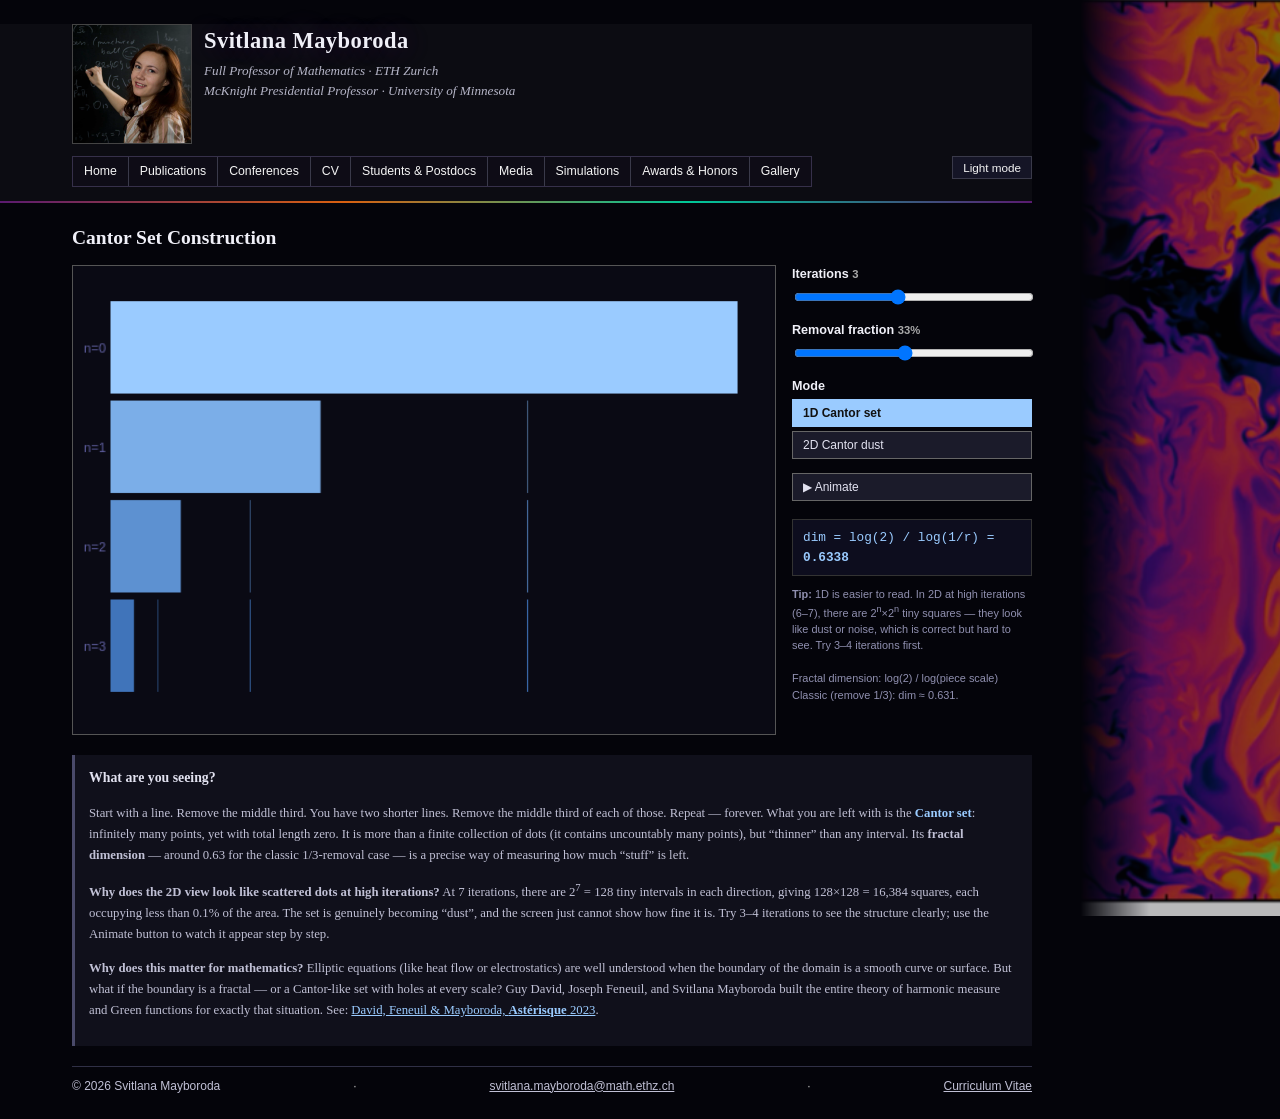
<file: sim-cantor.html>
<!DOCTYPE html>
<html lang="en">
<head>
  <meta charset="UTF-8">
  <meta name="viewport" content="width=device-width, initial-scale=1">
  <title>Cantor Set Construction – Svitlana Mayboroda</title>
  <link rel="stylesheet" href="styles.css">
  <style>
    main { display: block; }
    .page-title { font-size: 1.3rem; margin: 16px 0 4px; }

    .cantor-layout {
      display: grid;
      grid-template-columns: 1fr 240px;
      gap: 16px;
      align-items: start;
      margin-top: 12px;
    }
    @media (max-width: 780px) { .cantor-layout { grid-template-columns: 1fr; } }

    #cantorCanvas {
      display: block;
      width: 100%;
      border: 1px solid #555;
      background: #0a0a14;
    }
    body:not(.theme-dark) #cantorCanvas {
      border-color: #aaa;
      background: #fff;
    }

    .sim-panel {
      display: flex;
      flex-direction: column;
      gap: 10px;
      font-size: 0.84rem;
      font-family: Arial, Helvetica, sans-serif;
    }
    .sim-panel label { display: block; margin-bottom: 2px; font-weight: bold; }
    .sim-panel input[type=range] { width: 100%; }
    .val-display { font-size: 0.75rem; color: #aaa; }
    body:not(.theme-dark) .val-display { color: #777; }

    .sim-btn {
      display: block;
      width: 100%;
      padding: 6px 10px;
      font-size: 0.8rem;
      font-family: Arial, Helvetica, sans-serif;
      border: 1px solid #666;
      background: #1b1b2a;
      color: #e2e2f0;
      cursor: pointer;
      text-align: left;
      margin-bottom: 4px;
    }
    .sim-btn:hover { background: #2a2a40; }
    .sim-btn.active { background: #9acbff; color: #111; border-color: #9acbff; font-weight: bold; }
    body:not(.theme-dark) .sim-btn { background: #f0f0f0; color: #111; border-color: #aaa; }
    body:not(.theme-dark) .sim-btn:hover { background: #e0e0f0; }
    body:not(.theme-dark) .sim-btn.active { background: #00c; color: #fff; border-color: #00c; }

    .dim-readout {
      margin-top: 4px;
      padding: 8px 10px;
      font-size: 0.85rem;
      font-family: 'Courier New', monospace;
      background: #0d0d1e;
      border: 1px solid #333;
      color: #9acbff;
    }
    body:not(.theme-dark) .dim-readout {
      background: #f5f5ff;
      border-color: #ccc;
      color: #00c;
    }

    .sim-legend {
      font-size: 0.73rem;
      color: #9090b0;
      line-height: 1.5;
    }
    body:not(.theme-dark) .sim-legend { color: #555; }

    .sim-info {
      margin-top: 20px;
      padding: 12px 14px;
      border-left: 3px solid #4a4a6a;
      background: #10101b;
      font-size: 0.85rem;
      color: #c0c0d5;
      line-height: 1.65;
    }
    .sim-info h3 { margin: 0 0 6px; font-size: 0.92rem; color: #e2e2f0; }
    .sim-info a  { color: #9acbff; }
    .sim-info em { color: #9acbff; font-style: normal; font-weight: bold; }
    body:not(.theme-dark) .sim-info { background: #fafafa; border-left-color: #aaa; color: #444; }
    body:not(.theme-dark) .sim-info h3 { color: #111; }
    body:not(.theme-dark) .sim-info a  { color: #00c; }
    body:not(.theme-dark) .sim-info em { color: #005; }
  </style>
</head>
<body>
  <div class="page">
    <div id="site-header"></div>

    <h2 class="page-title">Cantor Set Construction</h2>

    <div class="cantor-layout">
      <div>
        <canvas id="cantorCanvas" width="600" height="400"></canvas>
      </div>

      <div class="sim-panel">
        <div>
          <label>Iterations <span class="val-display" id="depthVal"></span></label>
          <input type="range" id="depthSlider" min="0" max="7" value="3" step="1">
        </div>
        <div>
          <label>Removal fraction <span class="val-display" id="fracVal"></span></label>
          <input type="range" id="fracSlider" min="10" max="60" value="33" step="1">
        </div>

        <div>
          <label>Mode</label>
          <button class="sim-btn active" id="btn1D">1D Cantor set</button>
          <button class="sim-btn" id="btn2D">2D Cantor dust</button>
        </div>

        <button class="sim-btn" id="btnAnimate">&#9654; Animate</button>

        <div class="dim-readout" id="dimReadout">dim = &mdash;</div>

        <div class="sim-legend">
          <strong>Tip:</strong> 1D is easier to read. In 2D at high iterations
          (6&ndash;7), there are 2<sup>n</sup>&times;2<sup>n</sup> tiny squares &mdash;
          they look like dust or noise, which is correct but hard to see.
          Try 3&ndash;4 iterations first.<br><br>
          Fractal dimension: log(2) / log(piece&nbsp;scale)<br>
          Classic (remove 1/3): dim &asymp; 0.631.
        </div>
      </div>
    </div>

    <div class="sim-info">
      <h3>What are you seeing?</h3>
      <p>
        Start with a line. Remove the middle third. You have two shorter lines.
        Remove the middle third of each of those. Repeat &mdash; forever.
        What you are left with is the <em>Cantor set</em>: infinitely many points,
        yet with total length zero. It is more than a finite collection of dots
        (it contains uncountably many points), but &ldquo;thinner&rdquo; than
        any interval. Its <strong>fractal dimension</strong> &mdash; around 0.63
        for the classic 1/3-removal case &mdash; is a precise way of measuring
        how much &ldquo;stuff&rdquo; is left.
      </p>
      <p>
        <strong>Why does the 2D view look like scattered dots at high iterations?</strong>
        At 7 iterations, there are 2<sup>7</sup>&nbsp;=&nbsp;128 tiny intervals in each direction,
        giving 128&times;128&nbsp;=&nbsp;16,384 squares, each occupying less than 0.1% of the area.
        The set is genuinely becoming &ldquo;dust&rdquo;, and the screen just cannot show how fine it is.
        Try 3&ndash;4 iterations to see the structure clearly; use the Animate button to
        watch it appear step by step.
      </p>
      <p>
        <strong>Why does this matter for mathematics?</strong>
        Elliptic equations (like heat flow or electrostatics) are well understood when the
        boundary of the domain is a smooth curve or surface. But what if the boundary
        is a fractal &mdash; or a Cantor-like set with holes at every scale?
        Guy David, Joseph Feneuil, and Svitlana Mayboroda built the entire theory
        of harmonic measure and Green functions for exactly that situation.
        See: <a href="https://arxiv.org/abs/2007.01745" target="_blank" rel="noopener noreferrer">
        David, Feneuil &amp; Mayboroda, <em>Ast&eacute;risque</em> 2023</a>.
      </p>
    </div>

    <div id="site-footer"></div>
  </div>

  <script src="components.js"></script>
  <script>
  (function () {
    const canvas = document.getElementById('cantorCanvas');
    const ctx    = canvas.getContext('2d');

    let mode     = '1d'; // '1d' | '2d'
    let depth    = 3;
    let frac     = 0.33;
    let animating = false;
    let animFrame = null;

    // ── Compute Cantor intervals (1D) ────────────────────────────────
    // Returns array of [lo, hi] intervals (normalized 0..1)
    function cantorIntervals(depth, frac) {
      let intervals = [[0, 1]];
      for (let d = 0; d < depth; d++) {
        const next = [];
        for (const [lo, hi] of intervals) {
          const len = hi - lo;
          const gap = len * frac;
          const left  = (1 - frac) / 2;
          next.push([lo, lo + len * left]);
          next.push([lo + len * left + gap, hi - len * left]);
        }
        intervals = next;
      }
      return intervals;
    }

    // ── Drawing ──────────────────────────────────────────────────────
    function isDark() { return document.body.classList.contains('theme-dark'); }

    const LEVEL_COLORS_DARK = [
      '#9acbff', '#7baee8', '#5d91d1', '#4074ba', '#2857a3',
      '#4a8fe0', '#6bb0f5', '#8dcfff',
    ];
    const LEVEL_COLORS_LIGHT = [
      '#1a3caa', '#2850c8', '#3064e6', '#3878ff', '#508cff',
      '#3064e6', '#2850c8', '#1a3caa',
    ];

    function drawCantor1D(targetDepth) {
      const W = canvas.width, H = canvas.height;
      ctx.clearRect(0, 0, W, H);

      const bg = isDark() ? '#0a0a14' : '#ffffff';
      ctx.fillStyle = bg;
      ctx.fillRect(0, 0, W, H);

      // margin
      const mx = 32, my = 30;
      const drawW = W - 2*mx;
      const rowH  = Math.max(6, Math.floor((H - 2*my) / (targetDepth + 1)));
      const barH  = Math.max(3, rowH - 6);

      const colors = isDark() ? LEVEL_COLORS_DARK : LEVEL_COLORS_LIGHT;

      for (let d = 0; d <= targetDepth; d++) {
        const intervals = cantorIntervals(d, frac);
        const y = my + d * rowH;
        ctx.fillStyle = colors[d % colors.length];
        for (const [lo, hi] of intervals) {
          const x1 = mx + lo * drawW;
          const x2 = mx + hi * drawW;
          ctx.fillRect(x1, y, Math.max(x2 - x1, 0.5), barH);
        }
      }

      // Label iterations on the left
      ctx.font = '11px Arial, sans-serif';
      ctx.fillStyle = isDark() ? '#6060a0' : '#888';
      ctx.textAlign = 'right';
      for (let d = 0; d <= targetDepth; d++) {
        const y = my + d * rowH + barH / 2 + 4;
        ctx.fillText('n=' + d, mx - 4, y);
      }

      // dimension annotation at bottom
      const pieces = 2 ** targetDepth;
      const dim = targetDepth === 0 ? 1 : Math.log(pieces) / Math.log(1/frac * (1-(1-frac)/2) / ((1-frac)/2) );
      // simpler: dim = log(2^d) / log(scale^-d) = log(2)/log(1/(segment_scale))
      // each step: 2 pieces each of length (1-frac)/2 * original
      const segScale = (1 - frac) / 2;
      const fracDim = Math.log(2) / Math.log(1 / segScale);

      document.getElementById('dimReadout').innerHTML =
        'dim = log(2) / log(1/r) = <strong>' + fracDim.toFixed(4) + '</strong>';
    }

    function drawCantor2D(targetDepth) {
      const W = canvas.width, H = canvas.height;
      ctx.clearRect(0, 0, W, H);
      const bg = isDark() ? '#0a0a14' : '#ffffff';
      ctx.fillStyle = bg;
      ctx.fillRect(0, 0, W, H);

      const intervals = cantorIntervals(targetDepth, frac);
      const mx = 32, my = 32;
      const drawW = W - 2*mx, drawH = H - 2*my;

      const fillColor = isDark() ? '#9acbff' : '#1a3caa';
      ctx.fillStyle = fillColor;

      for (const [lox, hix] of intervals) {
        for (const [loy, hiy] of intervals) {
          const x1 = mx + lox * drawW;
          const y1 = my + loy * drawH;
          const x2 = mx + hix * drawW;
          const y2 = my + hiy * drawH;
          // Enforce a minimum 2px size so dots stay visible at high iterations
          ctx.fillRect(x1, y1, Math.max(x2 - x1, 2), Math.max(y2 - y1, 2));
        }
      }

      // fractal dimension
      const segScale = (1 - frac) / 2;
      const fracDim = 2 * Math.log(2) / Math.log(1 / segScale);
      document.getElementById('dimReadout').innerHTML =
        'dim = 2\u00D7log(2)/log(1/r) = <strong>' + fracDim.toFixed(4) + '</strong>';
    }

    function draw(d) {
      if (mode === '1d') drawCantor1D(d !== undefined ? d : depth);
      else               drawCantor2D(d !== undefined ? d : depth);
    }

    // ── Animation ────────────────────────────────────────────────────
    function stopAnim() {
      animating = false;
      if (animFrame) { cancelAnimationFrame(animFrame); animFrame = null; }
      document.getElementById('btnAnimate').textContent = '\u25B6 Animate';
    }

    function startAnim() {
      animating = true;
      document.getElementById('btnAnimate').textContent = '\u23F9 Stop';
      let d = 0;
      let lastTime = 0;
      const maxDepth = parseInt(document.getElementById('depthSlider').value);
      const stepMs = 700;

      function step(ts) {
        if (!animating) return;
        if (ts - lastTime > stepMs) {
          draw(d);
          lastTime = ts;
          d++;
          if (d > maxDepth) { stopAnim(); draw(maxDepth); return; }
        }
        animFrame = requestAnimationFrame(step);
      }
      animFrame = requestAnimationFrame(step);
    }

    // ── Controls ─────────────────────────────────────────────────────
    const depthSlider = document.getElementById('depthSlider');
    const fracSlider  = document.getElementById('fracSlider');
    const depthVal    = document.getElementById('depthVal');
    const fracVal     = document.getElementById('fracVal');

    function updateLabels() {
      depth = parseInt(depthSlider.value);
      frac  = parseInt(fracSlider.value) / 100;
      depthVal.textContent = depth;
      fracVal.textContent  = (frac * 100).toFixed(0) + '%';
    }

    depthSlider.addEventListener('input', () => { updateLabels(); stopAnim(); draw(); });
    fracSlider.addEventListener('input',  () => { updateLabels(); stopAnim(); draw(); });

    document.getElementById('btn1D').addEventListener('click', () => {
      mode = '1d';
      document.getElementById('btn1D').classList.add('active');
      document.getElementById('btn2D').classList.remove('active');
      stopAnim(); draw();
    });
    document.getElementById('btn2D').addEventListener('click', () => {
      mode = '2d';
      document.getElementById('btn2D').classList.add('active');
      document.getElementById('btn1D').classList.remove('active');
      stopAnim(); draw();
    });

    document.getElementById('btnAnimate').addEventListener('click', () => {
      if (animating) stopAnim();
      else           startAnim();
    });

    // Redraw on theme change (listen for class changes on body)
    const observer = new MutationObserver(() => draw());
    observer.observe(document.body, { attributes: true, attributeFilter: ['class'] });

    updateLabels();
    draw();
  })();
  </script>
</body>
</html>
</file>
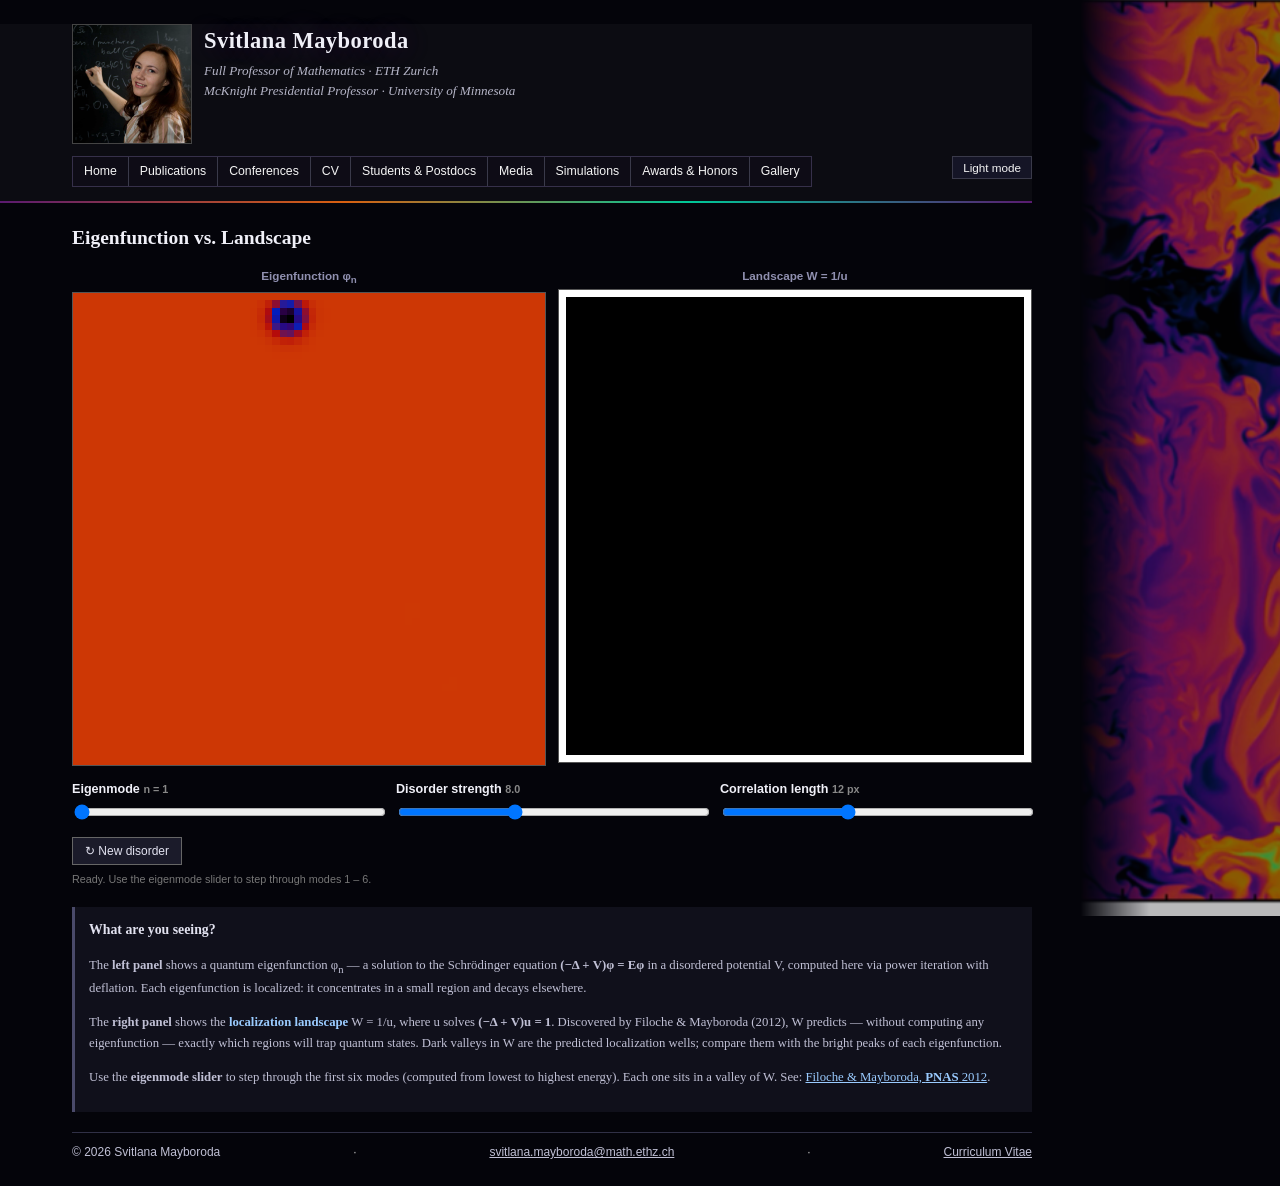
<file: sim-eigenfunction.html>
<!DOCTYPE html>
<html lang="en">
<head>
  <meta charset="UTF-8">
  <meta name="viewport" content="width=device-width, initial-scale=1">
  <title>Eigenfunction vs. Landscape – Svitlana Mayboroda</title>
  <link rel="stylesheet" href="styles.css">
  <style>
    main { display: block; }
    .page-title { font-size: 1.3rem; margin: 16px 0 4px; }

    .dual-layout {
      display: grid;
      grid-template-columns: 1fr 1fr;
      gap: 12px;
      margin-top: 14px;
    }
    @media (max-width: 680px) {
      .dual-layout { grid-template-columns: 1fr; }
    }

    .canvas-wrap {
      display: flex;
      flex-direction: column;
      gap: 4px;
    }

    .canvas-label {
      font-size: 0.78rem;
      font-family: Arial, Helvetica, sans-serif;
      font-weight: bold;
      text-align: center;
      color: #555;
    }
    body.theme-dark .canvas-label { color: #9090b0; }

    canvas.sim-canvas {
      display: block;
      width: 100%;
      aspect-ratio: 1;
      image-rendering: pixelated;
      border: 1px solid #555;
    }
    body:not(.theme-dark) canvas.sim-canvas { border-color: #aaa; }

    .controls-row {
      margin-top: 14px;
      display: grid;
      grid-template-columns: 1fr 1fr 1fr;
      gap: 12px;
      align-items: end;
      font-size: 0.84rem;
      font-family: Arial, Helvetica, sans-serif;
    }
    @media (max-width: 600px) {
      .controls-row { grid-template-columns: 1fr 1fr; }
    }

    .ctrl-group label {
      display: block;
      font-weight: bold;
      margin-bottom: 3px;
    }
    .ctrl-group input[type=range] { width: 100%; }
    .val-display { font-size: 0.72rem; color: #888; }

    .btn-row { display: flex; gap: 6px; flex-wrap: wrap; margin-top: 10px; }

    .sim-btn {
      padding: 6px 12px;
      font-size: 0.8rem;
      font-family: Arial, Helvetica, sans-serif;
      border: 1px solid #666;
      background: #1b1b2a;
      color: #e2e2f0;
      cursor: pointer;
    }
    .sim-btn:hover { background: #2a2a40; }
    body:not(.theme-dark) .sim-btn { background: #f0f0f0; color: #111; border-color: #aaa; }
    body:not(.theme-dark) .sim-btn:hover { background: #e0e0f0; }

    .status-line {
      font-size: 0.72rem;
      color: #777;
      margin-top: 6px;
      min-height: 1em;
      font-family: Arial, Helvetica, sans-serif;
    }

    .sim-info {
      margin-top: 20px;
      padding: 12px 14px;
      border-left: 3px solid #4a4a6a;
      background: #10101b;
      font-size: 0.85rem;
      color: #c0c0d5;
      line-height: 1.65;
    }
    .sim-info h3 { margin: 0 0 6px; font-size: 0.92rem; color: #e2e2f0; }
    .sim-info a  { color: #9acbff; }
    .sim-info em { color: #9acbff; font-style: normal; font-weight: bold; }
    body:not(.theme-dark) .sim-info { background: #fafafa; border-left-color: #aaa; color: #444; }
    body:not(.theme-dark) .sim-info h3 { color: #111; }
    body:not(.theme-dark) .sim-info a  { color: #00c; }
    body:not(.theme-dark) .sim-info em { color: #005; }
  </style>
</head>
<body>
  <div class="page">
    <div id="site-header"></div>

    <h2 class="page-title">Eigenfunction vs. Landscape</h2>

    <div class="dual-layout">
      <div class="canvas-wrap">
        <div class="canvas-label">Eigenfunction &phi;<sub>n</sub></div>
        <canvas class="sim-canvas" id="canvasEigen" width="64" height="64"></canvas>
      </div>
      <div class="canvas-wrap">
        <div class="canvas-label">Landscape W = 1/u</div>
        <canvas class="sim-canvas" id="canvasLandscape" width="64" height="64"></canvas>
      </div>
    </div>

    <div class="controls-row">
      <div class="ctrl-group">
        <label>Eigenmode <span class="val-display" id="modeVal"></span></label>
        <input type="range" id="modeSlider" min="1" max="6" value="1" step="1">
      </div>
      <div class="ctrl-group">
        <label>Disorder strength <span class="val-display" id="strengthVal"></span></label>
        <input type="range" id="strengthSlider" min="1" max="20" value="8" step="0.5">
      </div>
      <div class="ctrl-group">
        <label>Correlation length <span class="val-display" id="corrVal"></span></label>
        <input type="range" id="corrSlider" min="4" max="24" value="12" step="1">
      </div>
    </div>

    <div class="btn-row">
      <button class="sim-btn" id="btnRegen">&#8635; New disorder</button>
    </div>

    <div class="status-line" id="statusLine">Initializing&hellip;</div>

    <div class="sim-info">
      <h3>What are you seeing?</h3>
      <p>
        The <strong>left panel</strong> shows a quantum eigenfunction &phi;<sub>n</sub> &mdash;
        a solution to the Schr&ouml;dinger equation
        <strong>(&minus;&Delta;&nbsp;+&nbsp;V)&phi;&nbsp;=&nbsp;E&phi;</strong>
        in a disordered potential V, computed here via power iteration with deflation.
        Each eigenfunction is localized: it concentrates in a small region and decays elsewhere.
      </p>
      <p>
        The <strong>right panel</strong> shows the <em>localization landscape</em>
        W&nbsp;=&nbsp;1/u, where u solves <strong>(&minus;&Delta;&nbsp;+&nbsp;V)u&nbsp;=&nbsp;1</strong>.
        Discovered by Filoche &amp; Mayboroda (2012), W predicts &mdash; without computing any eigenfunction &mdash;
        exactly which regions will trap quantum states.
        Dark valleys in W are the predicted localization wells;
        compare them with the bright peaks of each eigenfunction.
      </p>
      <p>
        Use the <strong>eigenmode slider</strong> to step through the first six modes
        (computed from lowest to highest energy). Each one sits in a valley of W.
        See: <a href="https://www.pnas.org/doi/10.1073/pnas.1120432109" target="_blank" rel="noopener noreferrer">
        Filoche &amp; Mayboroda, <em>PNAS</em> 2012</a>.
      </p>
    </div>

    <div id="site-footer"></div>
  </div>

  <script src="components.js"></script>
  <script>
  (function () {
    const N = 64;

    // ── Colormap (turbo-inspired) ────────────────────────────────────
    const CMAP = [
      [  0,   0,   0],
      [ 60,   0, 100],
      [  0,  30, 190],
      [180,  10,  10],
      [230, 100,   0],
      [140, 230,  20],
      [  0, 220, 200],
      [255, 255, 255],
    ];
    function colormap(t) {
      t = Math.max(0, Math.min(1, t));
      const pos = t * (CMAP.length - 1);
      const lo = Math.floor(pos), hi = Math.min(lo + 1, CMAP.length - 1);
      const f = pos - lo;
      const a = CMAP[lo], b = CMAP[hi];
      return [a[0] + f*(b[0]-a[0]), a[1] + f*(b[1]-a[1]), a[2] + f*(b[2]-a[2])];
    }

    // ── Canvas helpers ───────────────────────────────────────────────
    const canvasE = document.getElementById('canvasEigen');
    const canvasL = document.getElementById('canvasLandscape');
    const ctxE = canvasE.getContext('2d');
    const ctxL = canvasL.getContext('2d');
    const offE = document.createElement('canvas'); offE.width = offE.height = N;
    const offL = document.createElement('canvas'); offL.width = offL.height = N;
    const offCtxE = offE.getContext('2d');
    const offCtxL = offL.getContext('2d');

    function renderField(field, ctx, offCanvas, offCtx, symmetric) {
      let mn = field[0], mx = field[0];
      for (let k = 1; k < N*N; k++) {
        if (field[k] < mn) mn = field[k];
        if (field[k] > mx) mx = field[k];
      }
      let rng;
      if (symmetric) {
        const abs = Math.max(Math.abs(mn), Math.abs(mx));
        mn = -abs; mx = abs; rng = 2*abs || 1;
      } else {
        rng = mx - mn || 1;
      }
      const img = offCtx.createImageData(N, N);
      const d = img.data;
      for (let k = 0; k < N*N; k++) {
        const t = (field[k] - mn) / rng;
        const [r, g, b] = colormap(t);
        d[k*4]=r; d[k*4+1]=g; d[k*4+2]=b; d[k*4+3]=255;
      }
      offCtx.putImageData(img, 0, 0);
      ctx.imageSmoothingEnabled = true;
      ctx.imageSmoothingQuality = 'high';
      ctx.drawImage(offCanvas, 0, 0, offCanvas.width * (canvasE.width / N), offCanvas.height * (canvasE.height / N));
    }

    function renderToCanvas(field, targetCanvas, targetCtx, offCanvas, offCtxSrc, symmetric) {
      let mn = field[0], mx = field[0];
      for (let k = 1; k < N*N; k++) {
        if (field[k] < mn) mn = field[k];
        if (field[k] > mx) mx = field[k];
      }
      let rng;
      if (symmetric) {
        const abs = Math.max(Math.abs(mn), Math.abs(mx));
        mn = -abs; mx = abs; rng = 2*abs || 1;
      } else { rng = mx - mn || 1; }
      const img = offCtxSrc.createImageData(N, N);
      const d = img.data;
      for (let k = 0; k < N*N; k++) {
        const t = (field[k] - mn) / rng;
        const [r, g, b] = colormap(t);
        d[k*4]=r; d[k*4+1]=g; d[k*4+2]=b; d[k*4+3]=255;
      }
      offCtxSrc.putImageData(img, 0, 0);
      targetCtx.imageSmoothingEnabled = true;
      targetCtx.imageSmoothingQuality = 'high';
      targetCtx.drawImage(offCanvas, 0, 0, targetCanvas.width, targetCanvas.height);
    }

    // ── Potential ────────────────────────────────────────────────────
    let V = new Float32Array(N * N);
    let strength = 8, corrLen = 12;

    function generatePotential() {
      V.fill(0);
      for (let m = 0; m < 50; m++) {
        const kx  = (2 * Math.PI / corrLen) * (Math.random() * 2 - 1);
        const ky  = (2 * Math.PI / corrLen) * (Math.random() * 2 - 1);
        const phi = Math.random() * 2 * Math.PI;
        const amp = Math.random();
        for (let i = 0; i < N; i++)
          for (let j = 0; j < N; j++)
            V[i*N+j] += amp * Math.cos(kx*i + ky*j + phi);
      }
      let mn = V[0], mx = V[0];
      for (let k = 1; k < N*N; k++) { if (V[k]<mn) mn=V[k]; if (V[k]>mx) mx=V[k]; }
      const rng = mx - mn || 1;
      for (let k = 0; k < N*N; k++) V[k] = strength * (V[k]-mn)/rng;
    }

    // ── Landscape solver (Gauss-Seidel) ─────────────────────────────
    // Solves (-Δ + V)u = 1 with Dirichlet BCs — must match the Dirichlet
    // BCs used by applyA/solveShiftedGS so W=1/u correctly predicts
    // where eigenfunctions concentrate.
    let uLS = new Float32Array(N * N).fill(0.5);

    function solveLandscape(iters) {
      for (let s = 0; s < iters; s++) {
        for (let i = 1; i < N - 1; i++) {
          for (let j = 1; j < N - 1; j++) {
            const nbr = uLS[(i-1)*N+j]+uLS[(i+1)*N+j]+uLS[i*N+j-1]+uLS[i*N+j+1];
            uLS[i*N+j] = (1 + nbr) / (4 + V[i*N+j]);
          }
        }
        // boundary nodes stay zero (Dirichlet)
      }
    }

    function computeLandscape() {
      uLS.fill(0.5);
      // zero boundary to match Dirichlet eigensolver
      for (let k = 0; k < N; k++) {
        uLS[k] = uLS[(N-1)*N+k] = uLS[k*N] = uLS[k*N+N-1] = 0;
      }
      solveLandscape(800);
    }

    function getLandscapeW() {
      const W = new Float32Array(N * N);
      for (let k = 0; k < N*N; k++) W[k] = 1 / (uLS[k] + 1e-6);
      return W;
    }

    // ── Power iteration eigensolver ──────────────────────────────────
    // Finds lowest eigenvectors of (-Δ + V) via inverse power iteration
    // (shifted: we apply (V_max*I - A) to find lowest eigenvalues of A)
    // For simplicity: use power iteration on (σI - A) where σ >> λ_max
    // Actually: find smallest eigenvalue via Rayleigh quotient + Gram-Schmidt deflation

    function applyA(x, y) {
      // y = (-Δ + V) x, Dirichlet BC
      for (let i = 0; i < N; i++) {
        for (let j = 0; j < N; j++) {
          const idx = i*N+j;
          if (i===0||i===N-1||j===0||j===N-1) { y[idx]=0; continue; }
          const lap = x[(i-1)*N+j] + x[(i+1)*N+j] + x[i*N+j-1] + x[i*N+j+1] - 4*x[idx];
          y[idx] = -lap + V[idx]*x[idx];
        }
      }
    }

    // σI - A  for shift-invert (we solve (σI - A)v = w via Gauss-Seidel)
    // σ = strength * 1.1 + 5 so that (σ - λ_min) is large
    function solveShiftedGS(rhs, sol, sigma, iters) {
      for (let s = 0; s < iters; s++) {
        for (let i = 1; i < N-1; i++) {
          for (let j = 1; j < N-1; j++) {
            const idx = i*N+j;
            // (σ - V[idx]) * sol[idx] - (-Δ sol)[idx] = rhs[idx]
            // (σ - V[idx] + 4) * sol[idx] = rhs[idx] + sol neighbours
            const nbr = sol[(i-1)*N+j]+sol[(i+1)*N+j]+sol[i*N+j-1]+sol[i*N+j+1];
            sol[idx] = (rhs[idx] + nbr) / (sigma - V[idx] + 4);
          }
        }
      }
    }

    function dot(a, b) {
      let s = 0;
      for (let k = 0; k < N*N; k++) s += a[k]*b[k];
      return s;
    }

    function norm(a) { return Math.sqrt(dot(a, a)); }

    function normalize(a) {
      const n = norm(a) || 1;
      for (let k = 0; k < N*N; k++) a[k] /= n;
    }

    function subtractProjection(v, basis) {
      for (const b of basis) {
        const c = dot(v, b);
        for (let k = 0; k < N*N; k++) v[k] -= c * b[k];
      }
    }

    const NUM_MODES = 6;
    const eigenvecs = [];
    let eigenReady = false;

    function computeEigenmodes() {
      eigenReady = false;
      eigenvecs.length = 0;
      const sigma = strength * 1.2 + 6;
      for (let m = 0; m < NUM_MODES; m++) {
        // random init
        const v = new Float32Array(N*N);
        for (let k = 0; k < N*N; k++) v[k] = Math.random() - 0.5;
        // zero boundary
        for (let k = 0; k < N; k++) {
          v[k]=v[(N-1)*N+k]=v[k*N]=v[k*N+N-1]=0;
        }
        normalize(v);

        const sol = new Float32Array(N*N);
        for (let iter = 0; iter < 60; iter++) {
          // deflect against already-found modes
          subtractProjection(v, eigenvecs);
          normalize(v);
          // shift-invert step
          sol.set(v);
          solveShiftedGS(v, sol, sigma, 20);
          sol.set(sol); // sol is the new candidate
          // zero boundary
          for (let k = 0; k < N; k++) {
            sol[k]=sol[(N-1)*N+k]=sol[k*N]=sol[k*N+N-1]=0;
          }
          subtractProjection(sol, eigenvecs);
          normalize(sol);
          v.set(sol);
        }
        eigenvecs.push(new Float32Array(v));
      }
      eigenReady = true;
    }

    // ── UI ───────────────────────────────────────────────────────────
    const modeSlider     = document.getElementById('modeSlider');
    const strengthSlider = document.getElementById('strengthSlider');
    const corrSlider     = document.getElementById('corrSlider');
    const modeVal        = document.getElementById('modeVal');
    const strengthVal    = document.getElementById('strengthVal');
    const corrVal        = document.getElementById('corrVal');
    const statusEl       = document.getElementById('statusLine');

    function updateLabels() {
      modeVal.textContent     = 'n = ' + modeSlider.value;
      strengthVal.textContent = parseFloat(strengthSlider.value).toFixed(1);
      corrVal.textContent     = corrSlider.value + ' px';
    }
    updateLabels();

    modeSlider.addEventListener('input', () => { updateLabels(); renderCurrent(); });
    strengthSlider.addEventListener('input', updateLabels);
    corrSlider.addEventListener('input', updateLabels);

    function renderCurrent() {
      if (!eigenReady) return;
      const idx = parseInt(modeSlider.value) - 1;
      const ef = eigenvecs[idx];
      renderToCanvas(ef, canvasE, ctxE, offE, offCtxE, true);
      const W = getLandscapeW();
      renderToCanvas(W, canvasL, ctxL, offL, offCtxL, false);
    }

    function runAll() {
      strength = parseFloat(strengthSlider.value);
      corrLen  = parseInt(corrSlider.value);
      statusEl.textContent = 'Generating potential…';
      setTimeout(() => {
        generatePotential();
        statusEl.textContent = 'Solving landscape…';
        setTimeout(() => {
          computeLandscape();
          statusEl.textContent = 'Computing eigenmodes (this may take a moment)…';
          setTimeout(() => {
            computeEigenmodes();
            renderCurrent();
            statusEl.textContent = 'Ready. Use the eigenmode slider to step through modes 1 – 6.';
          }, 20);
        }, 20);
      }, 20);
    }

    document.getElementById('btnRegen').addEventListener('click', runAll);
    runAll();
  })();
  </script>
</body>
</html>
</file>
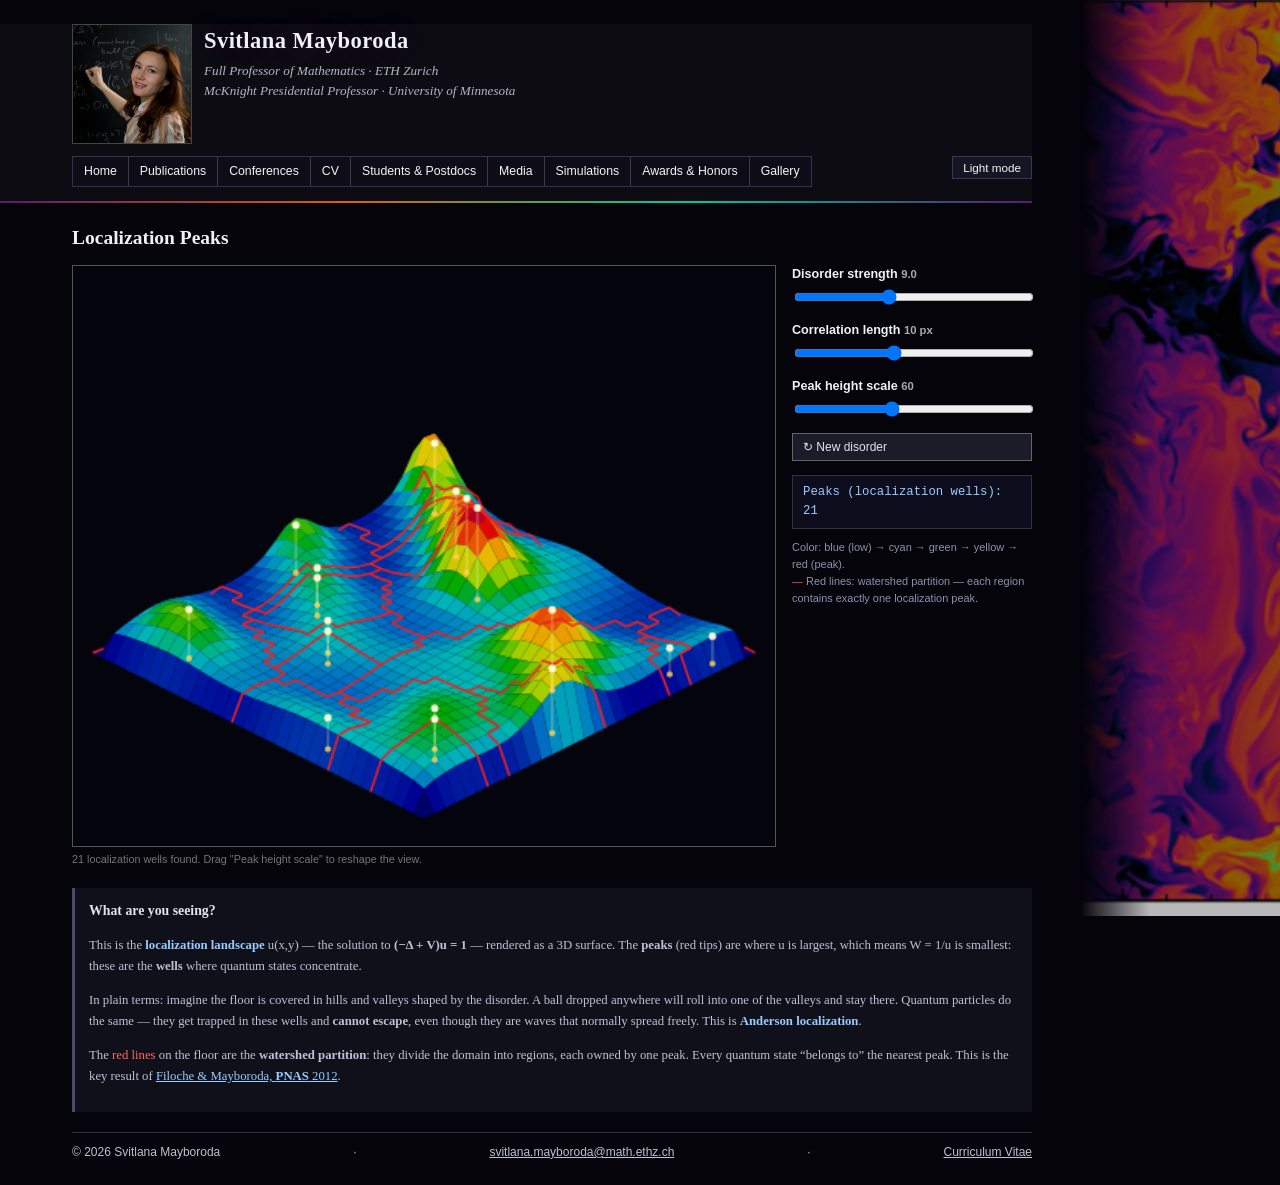
<file: sim-filoche.html>
<!DOCTYPE html>
<html lang="en">
<head>
  <meta charset="UTF-8">
  <meta name="viewport" content="width=device-width, initial-scale=1">
  <title>Localization Peaks – Svitlana Mayboroda</title>
  <link rel="stylesheet" href="styles.css">
  <style>
    main { display: block; }
    .page-title { font-size: 1.3rem; margin: 16px 0 4px; }

    .sim-layout {
      display: grid;
      grid-template-columns: 1fr 240px;
      gap: 16px;
      align-items: start;
      margin-top: 12px;
    }
    @media (max-width: 780px) { .sim-layout { grid-template-columns: 1fr; } }

    #simCanvas {
      display: block;
      width: 100%;
      background: #04040d;
      border: 1px solid #555;
    }
    body:not(.theme-dark) #simCanvas { border-color: #aaa; }

    .sim-panel {
      display: flex;
      flex-direction: column;
      gap: 10px;
      font-size: 0.84rem;
      font-family: Arial, Helvetica, sans-serif;
    }
    .sim-panel label { display: block; margin-bottom: 2px; font-weight: bold; }
    .sim-panel input[type=range] { width: 100%; }
    .val-display { font-size: 0.75rem; color: #aaa; }
    body:not(.theme-dark) .val-display { color: #777; }

    .sim-btn {
      display: block;
      width: 100%;
      padding: 6px 10px;
      font-size: 0.8rem;
      font-family: Arial, Helvetica, sans-serif;
      border: 1px solid #666;
      background: #1b1b2a;
      color: #e2e2f0;
      cursor: pointer;
      text-align: left;
      margin-bottom: 4px;
    }
    .sim-btn:hover { background: #2a2a40; }
    body:not(.theme-dark) .sim-btn { background: #f0f0f0; color: #111; border-color: #aaa; }
    body:not(.theme-dark) .sim-btn:hover { background: #e0e0f0; }

    .peaks-readout {
      padding: 7px 10px;
      font-size: 0.82rem;
      font-family: 'Courier New', monospace;
      background: #0d0d1e;
      border: 1px solid #333;
      color: #9acbff;
    }
    body:not(.theme-dark) .peaks-readout { background: #f5f5ff; border-color: #ccc; color: #00c; }

    .sim-legend {
      font-size: 0.73rem;
      color: #9090b0;
      line-height: 1.55;
    }
    body:not(.theme-dark) .sim-legend { color: #555; }

    .status-line {
      font-size: 0.72rem;
      color: #777;
      margin-top: 4px;
      min-height: 1em;
      font-family: Arial, Helvetica, sans-serif;
    }

    .sim-info {
      margin-top: 20px;
      padding: 12px 14px;
      border-left: 3px solid #4a4a6a;
      background: #10101b;
      font-size: 0.85rem;
      color: #c0c0d5;
      line-height: 1.65;
    }
    .sim-info h3 { margin: 0 0 6px; font-size: 0.92rem; color: #e2e2f0; }
    .sim-info a  { color: #9acbff; }
    .sim-info em { color: #9acbff; font-style: normal; font-weight: bold; }
    body:not(.theme-dark) .sim-info { background: #fafafa; border-left-color: #aaa; color: #444; }
    body:not(.theme-dark) .sim-info h3 { color: #111; }
    body:not(.theme-dark) .sim-info a  { color: #00c; }
    body:not(.theme-dark) .sim-info em { color: #005; }
  </style>
</head>
<body>
  <div class="page">
    <div id="site-header"></div>

    <h2 class="page-title">Localization Peaks</h2>

    <div class="sim-layout">
      <div>
        <canvas id="simCanvas" width="460" height="380"></canvas>
        <div class="status-line" id="statusLine">Initializing&hellip;</div>
      </div>

      <div class="sim-panel">
        <div>
          <label>Disorder strength <span class="val-display" id="strengthVal"></span></label>
          <input type="range" id="strengthSlider" min="2" max="20" value="9" step="0.5">
        </div>
        <div>
          <label>Correlation length <span class="val-display" id="corrVal"></span></label>
          <input type="range" id="corrSlider" min="3" max="20" value="10" step="1">
        </div>
        <div>
          <label>Peak height scale <span class="val-display" id="heightVal"></span></label>
          <input type="range" id="heightSlider" min="20" max="120" value="60" step="5">
        </div>
        <button class="sim-btn" id="btnRegen">&#8635; New disorder</button>
        <div class="peaks-readout" id="peaksReadout">Peaks: &mdash;</div>
        <div class="sim-legend">
          Color: blue (low) &rarr; cyan &rarr; green &rarr; yellow &rarr; red (peak).<br>
          <span style="color:#ff4444;">&#8212;</span> Red lines: watershed partition &mdash;
          each region contains exactly one localization peak.
        </div>
      </div>
    </div>

    <div class="sim-info">
      <h3>What are you seeing?</h3>
      <p>
        This is the <em>localization landscape</em> u(x,y) &mdash;
        the solution to <strong>(&minus;&Delta;&nbsp;+&nbsp;V)u&nbsp;=&nbsp;1</strong> &mdash;
        rendered as a 3D surface. The <strong>peaks</strong> (red tips) are where u is largest,
        which means W&nbsp;=&nbsp;1/u is smallest: these are the <strong>wells</strong> where
        quantum states concentrate.
      </p>
      <p>
        In plain terms: imagine the floor is covered in hills and valleys shaped by the disorder.
        A ball dropped anywhere will roll into one of the valleys and stay there.
        Quantum particles do the same &mdash; they get trapped in these wells and
        <strong>cannot escape</strong>, even though they are waves that normally spread freely.
        This is <em>Anderson localization</em>.
      </p>
      <p>
        The <span style="color:#ff6666;">red lines</span> on the floor are the
        <strong>watershed partition</strong>: they divide the domain into regions,
        each owned by one peak. Every quantum state &ldquo;belongs to&rdquo; the nearest peak.
        This is the key result of
        <a href="https://www.pnas.org/doi/10.1073/pnas.1120432109" target="_blank" rel="noopener noreferrer">
        Filoche &amp; Mayboroda, <em>PNAS</em> 2012</a>.
      </p>
    </div>

    <div id="site-footer"></div>
  </div>

  <script src="components.js"></script>
  <script>
  (function () {
    const N  = 32; // grid size (fast enough for 3D rendering)
    const CW = 460, CH = 380; // canvas logical size
    const TW = 7, TH = 3.5;  // isometric tile half-widths
    // CY chosen so grid bottom (CY + 2*(N-1)*TH = CY+217) fits in CH,
    // and tallest peak (CY - maxHeightScale=120) stays above y=0.
    const CX = CW / 2, CY = 145; // isometric center

    const canvas = document.getElementById('simCanvas');
    const ctx    = canvas.getContext('2d');
    canvas.width  = CW;
    canvas.height = CH;

    // ── Jet colormap ─────────────────────────────────────────────────
    const CMAP_JET = [
      [  0,   0, 100],
      [  0,   0, 200],
      [  0, 140, 255],
      [  0, 230, 230],
      [  0, 200,   0],
      [180, 240,   0],
      [255, 220,   0],
      [255, 120,   0],
      [230,   0,   0],
      [160,   0,  60],
    ];
    function jetColor(t) {
      t = Math.max(0, Math.min(1, t));
      const pos = t * (CMAP_JET.length - 1);
      const lo = Math.floor(pos), hi = Math.min(lo + 1, CMAP_JET.length - 1);
      const f = pos - lo;
      const a = CMAP_JET[lo], b = CMAP_JET[hi];
      return [
        Math.round(a[0] + f * (b[0] - a[0])),
        Math.round(a[1] + f * (b[1] - a[1])),
        Math.round(a[2] + f * (b[2] - a[2])),
      ];
    }
    function rgbStr(r, g, b, a) {
      return a !== undefined
        ? `rgba(${r},${g},${b},${a})`
        : `rgb(${r},${g},${b})`;
    }

    // ── Isometric projection ─────────────────────────────────────────
    function project(i, j, h) {
      return [
        CX + (j - i) * TW,
        CY + (j + i) * TH - h,
      ];
    }

    // ── Disorder potential ───────────────────────────────────────────
    let V = new Float32Array(N * N);
    let strength = 9, corrLen = 10;

    function generatePotential() {
      V.fill(0);
      for (let m = 0; m < 40; m++) {
        const kx  = (2 * Math.PI / corrLen) * (Math.random() * 2 - 1);
        const ky  = (2 * Math.PI / corrLen) * (Math.random() * 2 - 1);
        const phi = Math.random() * 2 * Math.PI;
        const amp = Math.random();
        for (let i = 0; i < N; i++)
          for (let j = 0; j < N; j++)
            V[i * N + j] += amp * Math.cos(kx * i + ky * j + phi);
      }
      let mn = V[0], mx = V[0];
      for (let k = 1; k < N * N; k++) { if (V[k] < mn) mn = V[k]; if (V[k] > mx) mx = V[k]; }
      const rng = mx - mn || 1;
      for (let k = 0; k < N * N; k++) V[k] = strength * (V[k] - mn) / rng;
    }

    // ── Landscape solver ─────────────────────────────────────────────
    let uLS = new Float32Array(N * N).fill(0.5);

    // Gauss-Seidel for (-Δ + V)u = 1 with Dirichlet BCs (u=0 on boundary).
    // Boundary nodes stay zero throughout; only interior nodes are updated.
    function solveLandscape(iters) {
      for (let s = 0; s < iters; s++) {
        for (let i = 1; i < N - 1; i++) {
          for (let j = 1; j < N - 1; j++) {
            const nbr = uLS[(i-1)*N+j] + uLS[(i+1)*N+j] + uLS[i*N+j-1] + uLS[i*N+j+1];
            uLS[i*N+j] = (1 + nbr) / (4 + V[i*N+j]);
          }
        }
      }
    }

    // ── Watershed partition (gradient-ascent) ────────────────────────
    // Each cell is assigned to whichever local maximum its uphill path
    // leads to.  This matches the landscape topology: region boundaries
    // fall where the landscape gradient-lines diverge, NOT where BFS
    // distance is equal (which would give a Voronoi / wrong partition).
    let region = new Int32Array(N * N).fill(-1);
    let numPeaks = 0;

    function computeWatershed() {
      region.fill(-1);
      numPeaks = 0;

      // 1. Label all strict local maxima as region seeds.
      for (let i = 1; i < N - 1; i++) {
        for (let j = 1; j < N - 1; j++) {
          const k = i * N + j;
          if (uLS[k] > uLS[(i-1)*N+j] && uLS[k] > uLS[(i+1)*N+j] &&
              uLS[k] > uLS[k-1]        && uLS[k] > uLS[k+1]) {
            region[k] = numPeaks++;
          }
        }
      }

      // 2. For every unlabeled cell, follow the steepest-ascent path
      //    until a labeled cell is reached, then back-fill the path.
      for (let start = 0; start < N * N; start++) {
        if (region[start] !== -1) continue;
        const path = [];
        let cur = start;
        while (region[cur] === -1) {
          path.push(cur);
          const ci = Math.floor(cur / N), cj = cur % N;
          let nxt = -1, nxtVal = uLS[cur];
          if (ci > 0   && uLS[(ci-1)*N+cj] > nxtVal) { nxtVal = uLS[(ci-1)*N+cj]; nxt = (ci-1)*N+cj; }
          if (ci < N-1 && uLS[(ci+1)*N+cj] > nxtVal) { nxtVal = uLS[(ci+1)*N+cj]; nxt = (ci+1)*N+cj; }
          if (cj > 0   && uLS[cur-1]        > nxtVal) { nxtVal = uLS[cur-1];        nxt = cur-1; }
          if (cj < N-1 && uLS[cur+1]        > nxtVal) { nxtVal = uLS[cur+1];        nxt = cur+1; }
          if (nxt === -1) { region[cur] = numPeaks++; break; } // isolated flat max
          cur = nxt;
        }
        const label = region[cur];
        for (const p of path) region[p] = label;
      }
    }

    // ── Render ───────────────────────────────────────────────────────
    function render(heightScale) {
      ctx.clearRect(0, 0, CW, CH);
      ctx.fillStyle = '#04040d';
      ctx.fillRect(0, 0, CW, CH);

      // Normalize u for coloring
      let uMin = uLS[0], uMax = uLS[0];
      for (let k = 1; k < N * N; k++) {
        if (uLS[k] < uMin) uMin = uLS[k];
        if (uLS[k] > uMax) uMax = uLS[k];
      }
      const uRng = uMax - uMin || 1;
      const norm = (k) => (uLS[k] - uMin) / uRng;

      // Sort cells by painter's depth (i+j ascending)
      const cells = [];
      for (let i = 0; i < N - 1; i++)
        for (let j = 0; j < N - 1; j++)
          cells.push(i * N + j);
      cells.sort((a, b) => {
        const ia = Math.floor(a / N), ja = a % N;
        const ib = Math.floor(b / N), jb = b % N;
        return (ia + ja) - (ib + jb);
      });

      // Draw surface quads
      for (const k of cells) {
        const i = Math.floor(k / N), j = k % N;
        // Average u for this quad
        const avgU = (uLS[k] + uLS[k+1] + uLS[(i+1)*N+j] + uLS[(i+1)*N+j+1]) / 4;
        const t = (avgU - uMin) / uRng;

        const [r, g, b] = jetColor(t);
        // Slightly darken the "side faces" for depth feeling
        const shade = 0.7 + 0.3 * t;

        const [x0, y0] = project(i,   j,   norm(k)           * heightScale);
        const [x1, y1] = project(i,   j+1, norm(k+1)         * heightScale);
        const [x2, y2] = project(i+1, j+1, norm((i+1)*N+j+1) * heightScale);
        const [x3, y3] = project(i+1, j,   norm((i+1)*N+j)   * heightScale);

        ctx.fillStyle = rgbStr(
          Math.round(r * shade),
          Math.round(g * shade),
          Math.round(b * shade)
        );
        ctx.beginPath();
        ctx.moveTo(x0, y0);
        ctx.lineTo(x1, y1);
        ctx.lineTo(x2, y2);
        ctx.lineTo(x3, y3);
        ctx.closePath();
        ctx.fill();
      }

      // Draw watershed boundary lines following the surface height.
      // Drawing at actual surface height (average of the two adjacent nodes)
      // keeps the lines on the terrain so they visually match the topology.
      ctx.strokeStyle = '#ee2222';
      ctx.lineWidth = 1.4;
      for (let i = 0; i < N - 1; i++) {
        for (let j = 0; j < N - 1; j++) {
          const k = i * N + j;
          // Boundary between row i and row i+1
          if (region[k] !== region[(i+1)*N+j]) {
            const h0 = (norm(k) + norm((i+1)*N+j))     / 2 * heightScale;
            const h1 = (norm(k+1) + norm((i+1)*N+j+1)) / 2 * heightScale;
            const [x0, y0] = project(i+1, j,   h0);
            const [x1, y1] = project(i+1, j+1, h1);
            ctx.beginPath(); ctx.moveTo(x0, y0); ctx.lineTo(x1, y1); ctx.stroke();
          }
          // Boundary between col j and col j+1
          if (region[k] !== region[k+1]) {
            const h0 = (norm(k) + norm(k+1))                         / 2 * heightScale;
            const h1 = (norm((i+1)*N+j) + norm((i+1)*N+j+1))         / 2 * heightScale;
            const [x0, y0] = project(i,   j+1, h0);
            const [x1, y1] = project(i+1, j+1, h1);
            ctx.beginPath(); ctx.moveTo(x0, y0); ctx.lineTo(x1, y1); ctx.stroke();
          }
        }
      }

      // Mark peak locations: draw a thin stem from floor to peak, then a dot
      // at the top.  The floor anchor makes it clear which ground cell the
      // peak belongs to, resolving the isometric projection ambiguity.
      for (let i = 1; i < N - 1; i++) {
        for (let j = 1; j < N - 1; j++) {
          const k = i * N + j;
          if (uLS[k] > uLS[(i-1)*N+j] && uLS[k] > uLS[(i+1)*N+j] &&
              uLS[k] > uLS[k-1]        && uLS[k] > uLS[k+1]) {
            const [fx, fy] = project(i, j, 0);
            const [px, py] = project(i, j, norm(k) * heightScale);
            // stem
            ctx.strokeStyle = 'rgba(255,255,200,0.5)';
            ctx.lineWidth = 0.8;
            ctx.beginPath(); ctx.moveTo(fx, fy); ctx.lineTo(px, py); ctx.stroke();
            // floor anchor
            ctx.fillStyle = 'rgba(255,210,80,0.85)';
            ctx.beginPath(); ctx.arc(fx, fy, 2, 0, Math.PI * 2); ctx.fill();
            // peak tip
            ctx.fillStyle = 'rgba(255,255,220,0.95)';
            ctx.beginPath(); ctx.arc(px, py, 2.5, 0, Math.PI * 2); ctx.fill();
          }
        }
      }
    }

    // ── Controls ─────────────────────────────────────────────────────
    const strengthSlider = document.getElementById('strengthSlider');
    const corrSlider     = document.getElementById('corrSlider');
    const heightSlider   = document.getElementById('heightSlider');
    const strengthVal    = document.getElementById('strengthVal');
    const corrVal        = document.getElementById('corrVal');
    const heightVal      = document.getElementById('heightVal');
    const statusEl       = document.getElementById('statusLine');
    const peaksReadout   = document.getElementById('peaksReadout');

    function updateLabels() {
      strengthVal.textContent = parseFloat(strengthSlider.value).toFixed(1);
      corrVal.textContent     = corrSlider.value + ' px';
      heightVal.textContent   = heightSlider.value;
    }

    heightSlider.addEventListener('input', () => {
      updateLabels();
      render(parseInt(heightSlider.value));
    });
    strengthSlider.addEventListener('input', updateLabels);
    corrSlider.addEventListener('input', updateLabels);

    function runAll() {
      strength = parseFloat(strengthSlider.value);
      corrLen  = parseInt(corrSlider.value);
      updateLabels();
      statusEl.textContent = 'Generating disorder…';
      setTimeout(() => {
        generatePotential();
        statusEl.textContent = 'Solving landscape…';
        uLS.fill(0.5);
        // enforce Dirichlet boundary (u=0 on all four edges)
        for (let k = 0; k < N; k++) {
          uLS[k] = uLS[(N-1)*N+k] = uLS[k*N] = uLS[k*N+N-1] = 0;
        }
        setTimeout(() => {
          solveLandscape(600);
          statusEl.textContent = 'Computing partition…';
          setTimeout(() => {
            computeWatershed();
            render(parseInt(heightSlider.value));
            peaksReadout.textContent = 'Peaks (localization wells): ' + numPeaks;
            statusEl.textContent = numPeaks + ' localization wells found. Drag "Peak height scale" to reshape the view.';
          }, 20);
        }, 20);
      }, 20);
    }

    document.getElementById('btnRegen').addEventListener('click', runAll);
    updateLabels();
    runAll();
  })();
  </script>
</body>
</html>
</file>
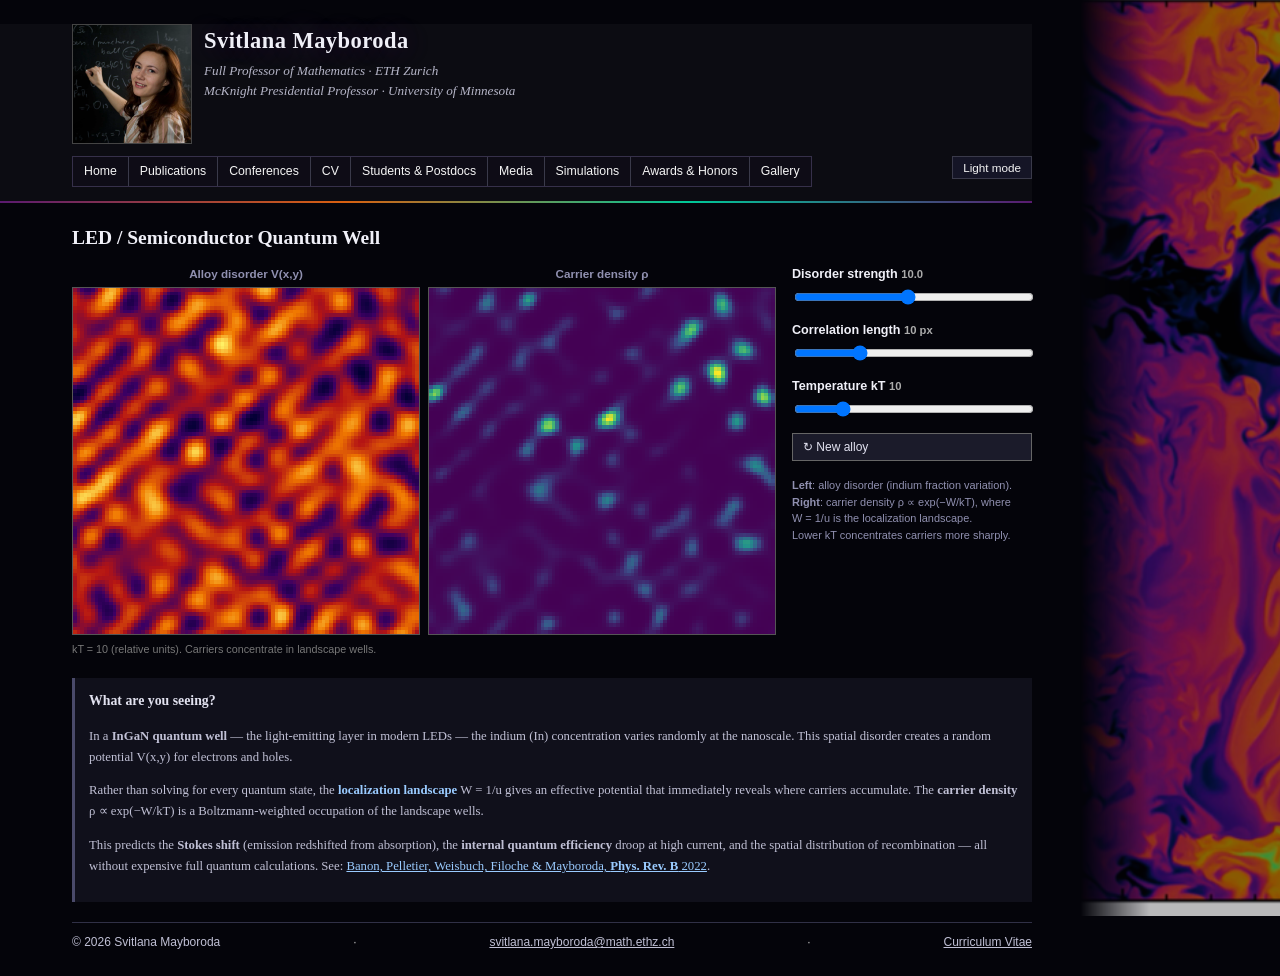
<file: sim-led.html>
<!DOCTYPE html>
<html lang="en">
<head>
  <meta charset="UTF-8">
  <meta name="viewport" content="width=device-width, initial-scale=1">
  <title>LED / Semiconductor Quantum Well – Svitlana Mayboroda</title>
  <link rel="stylesheet" href="styles.css">
  <style>
    main { display: block; }
    .page-title { font-size: 1.3rem; margin: 16px 0 4px; }

    .sim-layout {
      display: grid;
      grid-template-columns: 1fr 240px;
      gap: 16px;
      align-items: start;
      margin-top: 12px;
    }
    @media (max-width: 780px) { .sim-layout { grid-template-columns: 1fr; } }

    .dual-canvas-wrap {
      display: grid;
      grid-template-columns: 1fr 1fr;
      gap: 8px;
    }

    .canvas-col { display: flex; flex-direction: column; gap: 4px; }

    .canvas-label {
      font-size: 0.78rem;
      font-family: Arial, Helvetica, sans-serif;
      font-weight: bold;
      text-align: center;
      color: #555;
    }
    body.theme-dark .canvas-label { color: #9090b0; }

    canvas.sim-canvas {
      display: block;
      width: 100%;
      aspect-ratio: 1;
      image-rendering: pixelated;
      border: 1px solid #555;
    }
    body:not(.theme-dark) canvas.sim-canvas { border-color: #aaa; }

    .sim-panel {
      display: flex;
      flex-direction: column;
      gap: 10px;
      font-size: 0.84rem;
      font-family: Arial, Helvetica, sans-serif;
    }
    .sim-panel label { display: block; margin-bottom: 2px; font-weight: bold; }
    .sim-panel input[type=range] { width: 100%; }
    .val-display { font-size: 0.75rem; color: #aaa; }
    body:not(.theme-dark) .val-display { color: #777; }

    .sim-btn {
      display: block;
      width: 100%;
      padding: 6px 10px;
      font-size: 0.8rem;
      font-family: Arial, Helvetica, sans-serif;
      border: 1px solid #666;
      background: #1b1b2a;
      color: #e2e2f0;
      cursor: pointer;
      text-align: left;
    }
    .sim-btn:hover { background: #2a2a40; }
    body:not(.theme-dark) .sim-btn { background: #f0f0f0; color: #111; border-color: #aaa; }
    body:not(.theme-dark) .sim-btn:hover { background: #e0e0f0; }

    .sim-legend {
      margin-top: 6px;
      font-size: 0.73rem;
      color: #9090b0;
      line-height: 1.5;
    }
    body:not(.theme-dark) .sim-legend { color: #555; }

    .status-line {
      font-size: 0.72rem;
      color: #777;
      margin-top: 6px;
      min-height: 1em;
      font-family: Arial, Helvetica, sans-serif;
    }

    .sim-info {
      margin-top: 20px;
      padding: 12px 14px;
      border-left: 3px solid #4a4a6a;
      background: #10101b;
      font-size: 0.85rem;
      color: #c0c0d5;
      line-height: 1.65;
    }
    .sim-info h3 { margin: 0 0 6px; font-size: 0.92rem; color: #e2e2f0; }
    .sim-info a  { color: #9acbff; }
    .sim-info em { color: #9acbff; font-style: normal; font-weight: bold; }
    body:not(.theme-dark) .sim-info { background: #fafafa; border-left-color: #aaa; color: #444; }
    body:not(.theme-dark) .sim-info h3 { color: #111; }
    body:not(.theme-dark) .sim-info a  { color: #00c; }
    body:not(.theme-dark) .sim-info em { color: #005; }
  </style>
</head>
<body>
  <div class="page">
    <div id="site-header"></div>

    <h2 class="page-title">LED / Semiconductor Quantum Well</h2>

    <div class="sim-layout">
      <div>
        <div class="dual-canvas-wrap">
          <div class="canvas-col">
            <div class="canvas-label">Alloy disorder V(x,y)</div>
            <canvas class="sim-canvas" id="canvasPotential" width="96" height="96"></canvas>
          </div>
          <div class="canvas-col">
            <div class="canvas-label">Carrier density &rho;</div>
            <canvas class="sim-canvas" id="canvasDensity" width="96" height="96"></canvas>
          </div>
        </div>
        <div class="status-line" id="statusLine">Initializing&hellip;</div>
      </div>

      <div class="sim-panel">
        <div>
          <label>Disorder strength <span class="val-display" id="strengthVal"></span></label>
          <input type="range" id="strengthSlider" min="1" max="20" value="10" step="0.5">
        </div>
        <div>
          <label>Correlation length <span class="val-display" id="corrVal"></span></label>
          <input type="range" id="corrSlider" min="3" max="30" value="10" step="1">
        </div>
        <div>
          <label>Temperature kT <span class="val-display" id="ktVal"></span></label>
          <input type="range" id="ktSlider" min="1" max="50" value="10" step="1">
        </div>
        <button class="sim-btn" id="btnRegen">&#8635; New alloy</button>
        <div class="sim-legend">
          <strong>Left</strong>: alloy disorder (indium fraction variation).<br>
          <strong>Right</strong>: carrier density &rho;&nbsp;&prop;&nbsp;exp(&minus;W/kT),
          where W&nbsp;=&nbsp;1/u is the localization landscape.<br>
          Lower kT concentrates carriers more sharply.
        </div>
      </div>
    </div>

    <div class="sim-info">
      <h3>What are you seeing?</h3>
      <p>
        In a <strong>InGaN quantum well</strong> &mdash; the light-emitting layer in modern LEDs &mdash;
        the indium (In) concentration varies randomly at the nanoscale.
        This spatial disorder creates a random potential V(x,y) for electrons and holes.
      </p>
      <p>
        Rather than solving for every quantum state, the
        <em>localization landscape</em> W&nbsp;=&nbsp;1/u gives an effective potential
        that immediately reveals where carriers accumulate.
        The <strong>carrier density</strong> &rho;&nbsp;&prop;&nbsp;exp(&minus;W/kT)
        is a Boltzmann-weighted occupation of the landscape wells.
      </p>
      <p>
        This predicts the <strong>Stokes shift</strong> (emission redshifted from absorption),
        the <strong>internal quantum efficiency</strong> droop at high current, and the
        spatial distribution of recombination &mdash; all without expensive full quantum calculations.
        See: <a href="https://arxiv.org/abs/2112.06485" target="_blank" rel="noopener noreferrer">
        Banon, Pelletier, Weisbuch, Filoche &amp; Mayboroda, <em>Phys. Rev. B</em> 2022</a>.
      </p>
    </div>

    <div id="site-footer"></div>
  </div>

  <script src="components.js"></script>
  <script>
  (function () {
    const N = 96;

    const canvasP = document.getElementById('canvasPotential');
    const canvasD = document.getElementById('canvasDensity');
    const ctxP = canvasP.getContext('2d');
    const ctxD = canvasD.getContext('2d');
    const offP = document.createElement('canvas'); offP.width = offP.height = N;
    const offD = document.createElement('canvas'); offD.width = offD.height = N;
    const offCtxP = offP.getContext('2d');
    const offCtxD = offD.getContext('2d');

    let V   = new Float32Array(N * N);
    let uLS = new Float32Array(N * N).fill(0.5);
    let strength = 10, corrLen = 10;

    // Viridis-inspired colormap for density (dark purple → blue → green → yellow)
    const CMAP_VIR = [
      [ 68,   1,  84],
      [ 59,  82, 139],
      [ 33, 145, 140],
      [ 94, 201, 98],
      [253, 231,  37],
    ];
    // Hot colormap for potential
    const CMAP_HOT2 = [
      [  0,   0,  50],
      [ 60,   0, 100],
      [180,  20,  20],
      [240, 120,   0],
      [255, 240, 100],
    ];

    function cmap(t, table) {
      t = Math.max(0,Math.min(1,t));
      const pos=t*(table.length-1), lo=Math.floor(pos), hi=Math.min(lo+1,table.length-1), f=pos-lo;
      const a=table[lo], b=table[hi];
      return [a[0]+f*(b[0]-a[0]),a[1]+f*(b[1]-a[1]),a[2]+f*(b[2]-a[2])];
    }

    function renderField(field, targetCtx, targetCanvas, offCvs, offCx, colorTable, invert) {
      let mn=field[0], mx=field[0];
      for(let k=1;k<N*N;k++){if(field[k]<mn)mn=field[k];if(field[k]>mx)mx=field[k];}
      const rng=mx-mn||1;
      const img=offCx.createImageData(N,N);
      const d=img.data;
      for(let k=0;k<N*N;k++){
        let t=(field[k]-mn)/rng;
        if(invert) t=1-t;
        const [r,g,b]=cmap(t,colorTable);
        d[k*4]=r; d[k*4+1]=g; d[k*4+2]=b; d[k*4+3]=255;
      }
      offCx.putImageData(img,0,0);
      targetCtx.imageSmoothingEnabled=true;
      targetCtx.imageSmoothingQuality='high';
      targetCtx.drawImage(offCvs,0,0,targetCanvas.width,targetCanvas.height);
    }

    function generatePotential() {
      V.fill(0);
      for(let m=0;m<50;m++){
        const kx=(2*Math.PI/corrLen)*(Math.random()*2-1);
        const ky=(2*Math.PI/corrLen)*(Math.random()*2-1);
        const phi=Math.random()*2*Math.PI;
        const amp=Math.random();
        for(let i=0;i<N;i++) for(let j=0;j<N;j++) V[i*N+j]+=amp*Math.cos(kx*i+ky*j+phi);
      }
      let mn=V[0],mx=V[0];
      for(let k=1;k<N*N;k++){if(V[k]<mn)mn=V[k];if(V[k]>mx)mx=V[k];}
      const rng=mx-mn||1;
      for(let k=0;k<N*N;k++) V[k]=strength*(V[k]-mn)/rng;
    }

    function solveLandscape(iters) {
      for(let s=0;s<iters;s++){
        for(let i=0;i<N;i++){
          const im=(i-1+N)%N, ip=(i+1)%N;
          for(let j=0;j<N;j++){
            const jm=(j-1+N)%N, jp=(j+1)%N;
            const nbr=uLS[im*N+j]+uLS[ip*N+j]+uLS[i*N+jm]+uLS[i*N+jp];
            uLS[i*N+j]=(1+nbr)/(4+V[i*N+j]);
          }
        }
      }
    }

    function computeCarrierDensity(kT) {
      // rho(x) proportional to exp(-W(x) / kT), W = 1/u
      const density = new Float32Array(N*N);
      // find min of W for numerical stability
      let minW = Infinity;
      for(let k=0;k<N*N;k++){
        const w=1/(uLS[k]+1e-6);
        if(w<minW) minW=w;
      }
      for(let k=0;k<N*N;k++){
        const w=1/(uLS[k]+1e-6);
        density[k]=Math.exp(-(w-minW)/kT);
      }
      return density;
    }

    const strengthSlider = document.getElementById('strengthSlider');
    const corrSlider     = document.getElementById('corrSlider');
    const ktSlider       = document.getElementById('ktSlider');
    const strengthVal    = document.getElementById('strengthVal');
    const corrVal        = document.getElementById('corrVal');
    const ktVal          = document.getElementById('ktVal');
    const statusEl       = document.getElementById('statusLine');

    function updateLabels() {
      strengthVal.textContent = parseFloat(strengthSlider.value).toFixed(1);
      corrVal.textContent     = corrSlider.value + ' px';
      ktVal.textContent       = parseFloat(ktSlider.value).toFixed(0);
    }

    function renderDensity() {
      const kT = parseFloat(ktSlider.value) * 0.1; // scale factor
      const density = computeCarrierDensity(kT);
      renderField(density, ctxD, canvasD, offD, offCtxD, CMAP_VIR, false);
      statusEl.textContent = `kT = ${parseFloat(ktSlider.value).toFixed(0)} (relative units). Carriers concentrate in landscape wells.`;
    }

    ktSlider.addEventListener('input', () => { updateLabels(); renderDensity(); });
    strengthSlider.addEventListener('input', updateLabels);
    corrSlider.addEventListener('input', updateLabels);

    function init() {
      strength = parseFloat(strengthSlider.value);
      corrLen  = parseInt(corrSlider.value);
      statusEl.textContent = 'Generating alloy disorder…';
      updateLabels();
      setTimeout(() => {
        generatePotential();
        renderField(V, ctxP, canvasP, offP, offCtxP, CMAP_HOT2, false);
        statusEl.textContent = 'Solving landscape…';
        setTimeout(() => {
          uLS.fill(0.5);
          solveLandscape(800);
          renderDensity();
        }, 20);
      }, 20);
    }

    document.getElementById('btnRegen').addEventListener('click', init);
    updateLabels();
    init();
  })();
  </script>
</body>
</html>
</file>
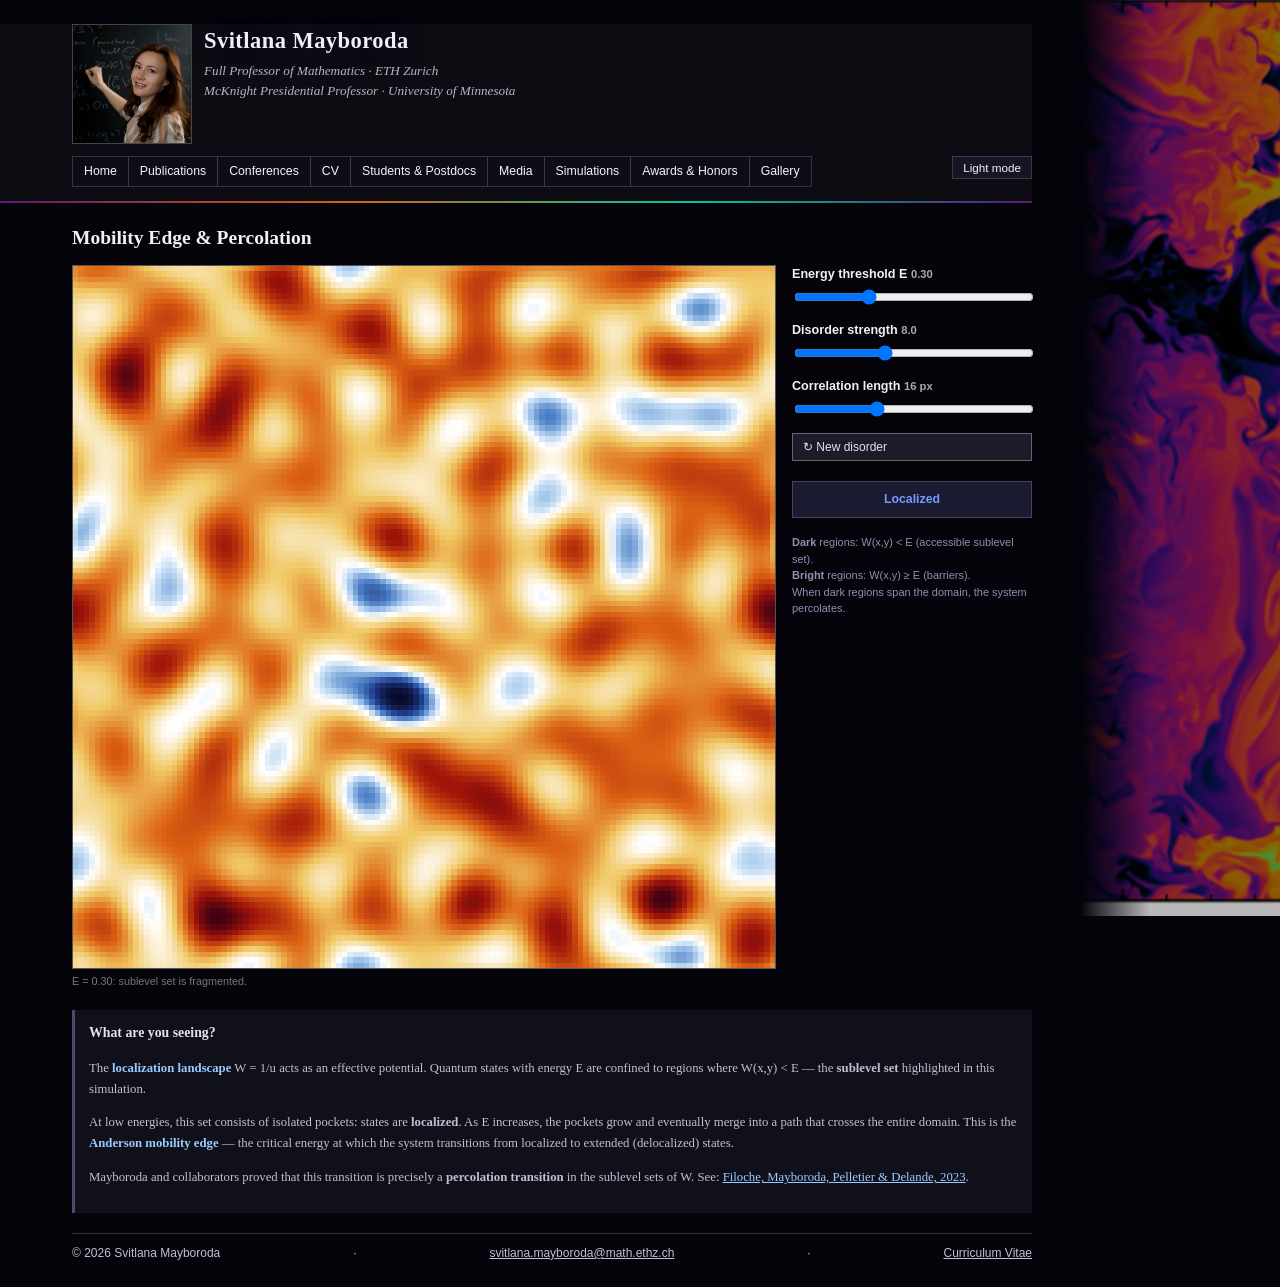
<file: sim-mobility.html>
<!DOCTYPE html>
<html lang="en">
<head>
  <meta charset="UTF-8">
  <meta name="viewport" content="width=device-width, initial-scale=1">
  <title>Mobility Edge &amp; Percolation – Svitlana Mayboroda</title>
  <link rel="stylesheet" href="styles.css">
  <style>
    main { display: block; }
    .page-title { font-size: 1.3rem; margin: 16px 0 4px; }

    .sim-layout {
      display: grid;
      grid-template-columns: 1fr 240px;
      gap: 16px;
      align-items: start;
      margin-top: 12px;
    }
    @media (max-width: 780px) { .sim-layout { grid-template-columns: 1fr; } }

    #simCanvas {
      display: block;
      width: 100%;
      aspect-ratio: 1;
      image-rendering: pixelated;
      border: 1px solid #555;
    }
    body:not(.theme-dark) #simCanvas { border-color: #aaa; }

    .sim-panel {
      display: flex;
      flex-direction: column;
      gap: 10px;
      font-size: 0.84rem;
      font-family: Arial, Helvetica, sans-serif;
    }
    .sim-panel label { display: block; margin-bottom: 2px; font-weight: bold; }
    .sim-panel input[type=range] { width: 100%; }
    .val-display { font-size: 0.75rem; color: #aaa; }
    body:not(.theme-dark) .val-display { color: #777; }

    .sim-btn {
      display: block;
      width: 100%;
      padding: 6px 10px;
      font-size: 0.8rem;
      font-family: Arial, Helvetica, sans-serif;
      border: 1px solid #666;
      background: #1b1b2a;
      color: #e2e2f0;
      cursor: pointer;
      text-align: left;
      margin-bottom: 4px;
    }
    .sim-btn:hover { background: #2a2a40; }
    body:not(.theme-dark) .sim-btn { background: #f0f0f0; color: #111; border-color: #aaa; }
    body:not(.theme-dark) .sim-btn:hover { background: #e0e0f0; }

    .percolation-badge {
      margin-top: 6px;
      padding: 8px 10px;
      font-size: 0.82rem;
      font-family: Arial, Helvetica, sans-serif;
      font-weight: bold;
      text-align: center;
      border: 1px solid #666;
    }
    .badge-localized   { background: #1a1a30; color: #7799ff; border-color: #445; }
    .badge-percolating { background: #0a2a0a; color: #44ee88; border-color: #2a5a2a; }
    body:not(.theme-dark) .badge-localized   { background: #eef; color: #006; border-color: #99b; }
    body:not(.theme-dark) .badge-percolating { background: #efe; color: #040; border-color: #4a8; }

    .sim-legend {
      margin-top: 6px;
      font-size: 0.73rem;
      color: #9090b0;
      line-height: 1.5;
    }
    body:not(.theme-dark) .sim-legend { color: #555; }

    .status-line {
      font-size: 0.72rem;
      color: #777;
      margin-top: 4px;
      min-height: 1em;
      font-family: Arial, Helvetica, sans-serif;
    }

    .sim-info {
      margin-top: 20px;
      padding: 12px 14px;
      border-left: 3px solid #4a4a6a;
      background: #10101b;
      font-size: 0.85rem;
      color: #c0c0d5;
      line-height: 1.65;
    }
    .sim-info h3 { margin: 0 0 6px; font-size: 0.92rem; color: #e2e2f0; }
    .sim-info a  { color: #9acbff; }
    .sim-info em { color: #9acbff; font-style: normal; font-weight: bold; }
    body:not(.theme-dark) .sim-info { background: #fafafa; border-left-color: #aaa; color: #444; }
    body:not(.theme-dark) .sim-info h3 { color: #111; }
    body:not(.theme-dark) .sim-info a  { color: #00c; }
    body:not(.theme-dark) .sim-info em { color: #005; }
  </style>
</head>
<body>
  <div class="page">
    <div id="site-header"></div>

    <h2 class="page-title">Mobility Edge &amp; Percolation</h2>

    <div class="sim-layout">
      <div>
        <canvas id="simCanvas" width="128" height="128"></canvas>
        <div class="status-line" id="statusLine">Initializing&hellip;</div>
      </div>

      <div class="sim-panel">
        <div>
          <label>Energy threshold E <span class="val-display" id="energyVal"></span></label>
          <input type="range" id="energySlider" min="0" max="100" value="30" step="1">
        </div>
        <div>
          <label>Disorder strength <span class="val-display" id="strengthVal"></span></label>
          <input type="range" id="strengthSlider" min="1" max="20" value="8" step="0.5">
        </div>
        <div>
          <label>Correlation length <span class="val-display" id="corrVal"></span></label>
          <input type="range" id="corrSlider" min="4" max="40" value="16" step="1">
        </div>
        <button class="sim-btn" id="btnRegen">&#8635; New disorder</button>
        <div class="percolation-badge badge-localized" id="percBadge">Localized</div>
        <div class="sim-legend">
          <strong>Dark</strong> regions: W(x,y) &lt; E (accessible sublevel set).<br>
          <strong>Bright</strong> regions: W(x,y) &ge; E (barriers).<br>
          When dark regions span the domain, the system percolates.
        </div>
      </div>
    </div>

    <div class="sim-info">
      <h3>What are you seeing?</h3>
      <p>
        The <em>localization landscape</em> W&nbsp;=&nbsp;1/u acts as an effective potential.
        Quantum states with energy E are confined to regions where W(x,y)&nbsp;&lt;&nbsp;E &mdash;
        the <strong>sublevel set</strong> highlighted in this simulation.
      </p>
      <p>
        At low energies, this set consists of isolated pockets: states are <strong>localized</strong>.
        As E increases, the pockets grow and eventually merge into a path that crosses the entire domain.
        This is the <em>Anderson mobility edge</em> &mdash; the critical energy at which the system
        transitions from localized to extended (delocalized) states.
      </p>
      <p>
        Mayboroda and collaborators proved that this transition is precisely a
        <strong>percolation transition</strong> in the sublevel sets of W.
        See: <a href="https://arxiv.org/abs/2309.03813" target="_blank" rel="noopener noreferrer">
        Filoche, Mayboroda, Pelletier &amp; Delande, 2023</a>.
      </p>
    </div>

    <div id="site-footer"></div>
  </div>

  <script src="components.js"></script>
  <script>
  (function () {
    const N = 128;
    const canvas = document.getElementById('simCanvas');
    const ctx = canvas.getContext('2d');
    const offCanvas = document.createElement('canvas');
    offCanvas.width = offCanvas.height = N;
    const offCtx = offCanvas.getContext('2d');

    let V   = new Float32Array(N * N);
    let uLS = new Float32Array(N * N).fill(0.5);
    let W   = new Float32Array(N * N);
    let strength = 8, corrLen = 16;

    // ── Potential ────────────────────────────────────────────────────
    function generatePotential() {
      V.fill(0);
      for (let m = 0; m < 50; m++) {
        const kx  = (2*Math.PI/corrLen)*(Math.random()*2-1);
        const ky  = (2*Math.PI/corrLen)*(Math.random()*2-1);
        const phi = Math.random()*2*Math.PI;
        const amp = Math.random();
        for (let i = 0; i < N; i++)
          for (let j = 0; j < N; j++)
            V[i*N+j] += amp*Math.cos(kx*i+ky*j+phi);
      }
      let mn=V[0], mx=V[0];
      for (let k=1;k<N*N;k++){if(V[k]<mn)mn=V[k];if(V[k]>mx)mx=V[k];}
      const rng=mx-mn||1;
      for (let k=0;k<N*N;k++) V[k]=strength*(V[k]-mn)/rng;
    }

    // ── Landscape ────────────────────────────────────────────────────
    function solveLandscape(iters) {
      for (let s=0;s<iters;s++) {
        for (let i=0;i<N;i++) {
          const im=(i-1+N)%N, ip=(i+1)%N;
          for (let j=0;j<N;j++) {
            const jm=(j-1+N)%N, jp=(j+1)%N;
            const nbr=uLS[im*N+j]+uLS[ip*N+j]+uLS[i*N+jm]+uLS[i*N+jp];
            uLS[i*N+j]=(1+nbr)/(4+V[i*N+j]);
          }
        }
      }
    }

    function computeW() {
      uLS.fill(0.5);
      solveLandscape(800);
      let mn=Infinity, mx=-Infinity;
      for (let k=0;k<N*N;k++){
        W[k]=1/(uLS[k]+1e-6);
        if(W[k]<mn)mn=W[k]; if(W[k]>mx)mx=W[k];
      }
      // normalize W to [0,1] for the slider to make sense
      const rng=mx-mn||1;
      for(let k=0;k<N*N;k++) W[k]=(W[k]-mn)/rng;
    }

    // ── Percolation check (union-find flood fill top-to-bottom) ──────
    function checkPercolation(threshold) {
      // BFS from all top-row pixels below threshold
      const visited = new Uint8Array(N*N);
      const queue = [];
      for (let j=0;j<N;j++) {
        if (W[j] < threshold) { visited[j]=1; queue.push(j); }
      }
      let head = 0;
      while (head < queue.length) {
        const idx = queue[head++];
        const i = Math.floor(idx/N), j = idx%N;
        const nbrs = [
          (i>0)   ? (i-1)*N+j : -1,
          (i<N-1) ? (i+1)*N+j : -1,
          (j>0)   ? i*N+j-1   : -1,
          (j<N-1) ? i*N+j+1   : -1,
        ];
        for (const n of nbrs) {
          if (n>=0 && !visited[n] && W[n]<threshold) {
            visited[n]=1; queue.push(n);
          }
        }
      }
      // check if any bottom-row pixel was reached
      for (let j=0;j<N;j++) {
        if (visited[(N-1)*N+j]) return true;
      }
      return false;
    }

    // ── Render ───────────────────────────────────────────────────────
    // Colormap for landscape (cool blues/purples for low, warm for high)
    const CMAP_COLD = [[10,10,40],[30,60,140],[80,130,200],[180,210,240],[255,255,255]];
    const CMAP_HOT  = [[255,255,255],[240,200,100],[220,100,20],[160,20,10],[60,0,20]];

    function cmapBlend(t, cmap) {
      t = Math.max(0,Math.min(1,t));
      const pos=t*(cmap.length-1), lo=Math.floor(pos), hi=Math.min(lo+1,cmap.length-1), f=pos-lo;
      const a=cmap[lo], b=cmap[hi];
      return [a[0]+f*(b[0]-a[0]),a[1]+f*(b[1]-a[1]),a[2]+f*(b[2]-a[2])];
    }

    function render(threshold) {
      const img = offCtx.createImageData(N,N);
      const d=img.data;
      for (let k=0;k<N*N;k++) {
        const w=W[k];
        let r,g,b;
        if (w < threshold) {
          // sublevel set: blue gradient
          const t = w/Math.max(threshold,0.001);
          const c = cmapBlend(t, CMAP_COLD);
          r=c[0]; g=c[1]; b=c[2];
        } else {
          // above threshold: warm/dark
          const t = Math.min((w-threshold)/(1-threshold+0.001),1);
          const c = cmapBlend(t, CMAP_HOT);
          r=c[0]; g=c[1]; b=c[2];
        }
        d[k*4]=r; d[k*4+1]=g; d[k*4+2]=b; d[k*4+3]=255;
      }
      offCtx.putImageData(img,0,0);
      ctx.imageSmoothingEnabled=true;
      ctx.imageSmoothingQuality='high';
      ctx.drawImage(offCanvas,0,0,canvas.width,canvas.height);
    }

    // ── UI ───────────────────────────────────────────────────────────
    const energySlider   = document.getElementById('energySlider');
    const strengthSlider = document.getElementById('strengthSlider');
    const corrSlider     = document.getElementById('corrSlider');
    const energyVal      = document.getElementById('energyVal');
    const strengthVal    = document.getElementById('strengthVal');
    const corrVal        = document.getElementById('corrVal');
    const statusEl       = document.getElementById('statusLine');
    const percBadge      = document.getElementById('percBadge');

    function updateLabels() {
      energyVal.textContent   = (parseInt(energySlider.value)/100).toFixed(2);
      strengthVal.textContent = parseFloat(strengthSlider.value).toFixed(1);
      corrVal.textContent     = corrSlider.value + ' px';
    }

    function updateDisplay() {
      const threshold = parseInt(energySlider.value) / 100;
      render(threshold);
      const perc = checkPercolation(threshold);
      percBadge.textContent = perc ? 'Percolating (extended)' : 'Localized';
      percBadge.className = 'percolation-badge ' + (perc ? 'badge-percolating' : 'badge-localized');
      statusEl.textContent = `E = ${threshold.toFixed(2)}: sublevel set ${perc ? 'spans the domain' : 'is fragmented'}.`;
    }

    energySlider.addEventListener('input', () => { updateLabels(); updateDisplay(); });
    strengthSlider.addEventListener('input', updateLabels);
    corrSlider.addEventListener('input', updateLabels);

    function init() {
      strength = parseFloat(strengthSlider.value);
      corrLen  = parseInt(corrSlider.value);
      statusEl.textContent = 'Generating potential…';
      updateLabels();
      setTimeout(() => {
        generatePotential();
        statusEl.textContent = 'Solving landscape…';
        setTimeout(() => {
          computeW();
          updateDisplay();
        }, 20);
      }, 20);
    }

    document.getElementById('btnRegen').addEventListener('click', init);
    updateLabels();
    init();
  })();
  </script>
</body>
</html>
</file>
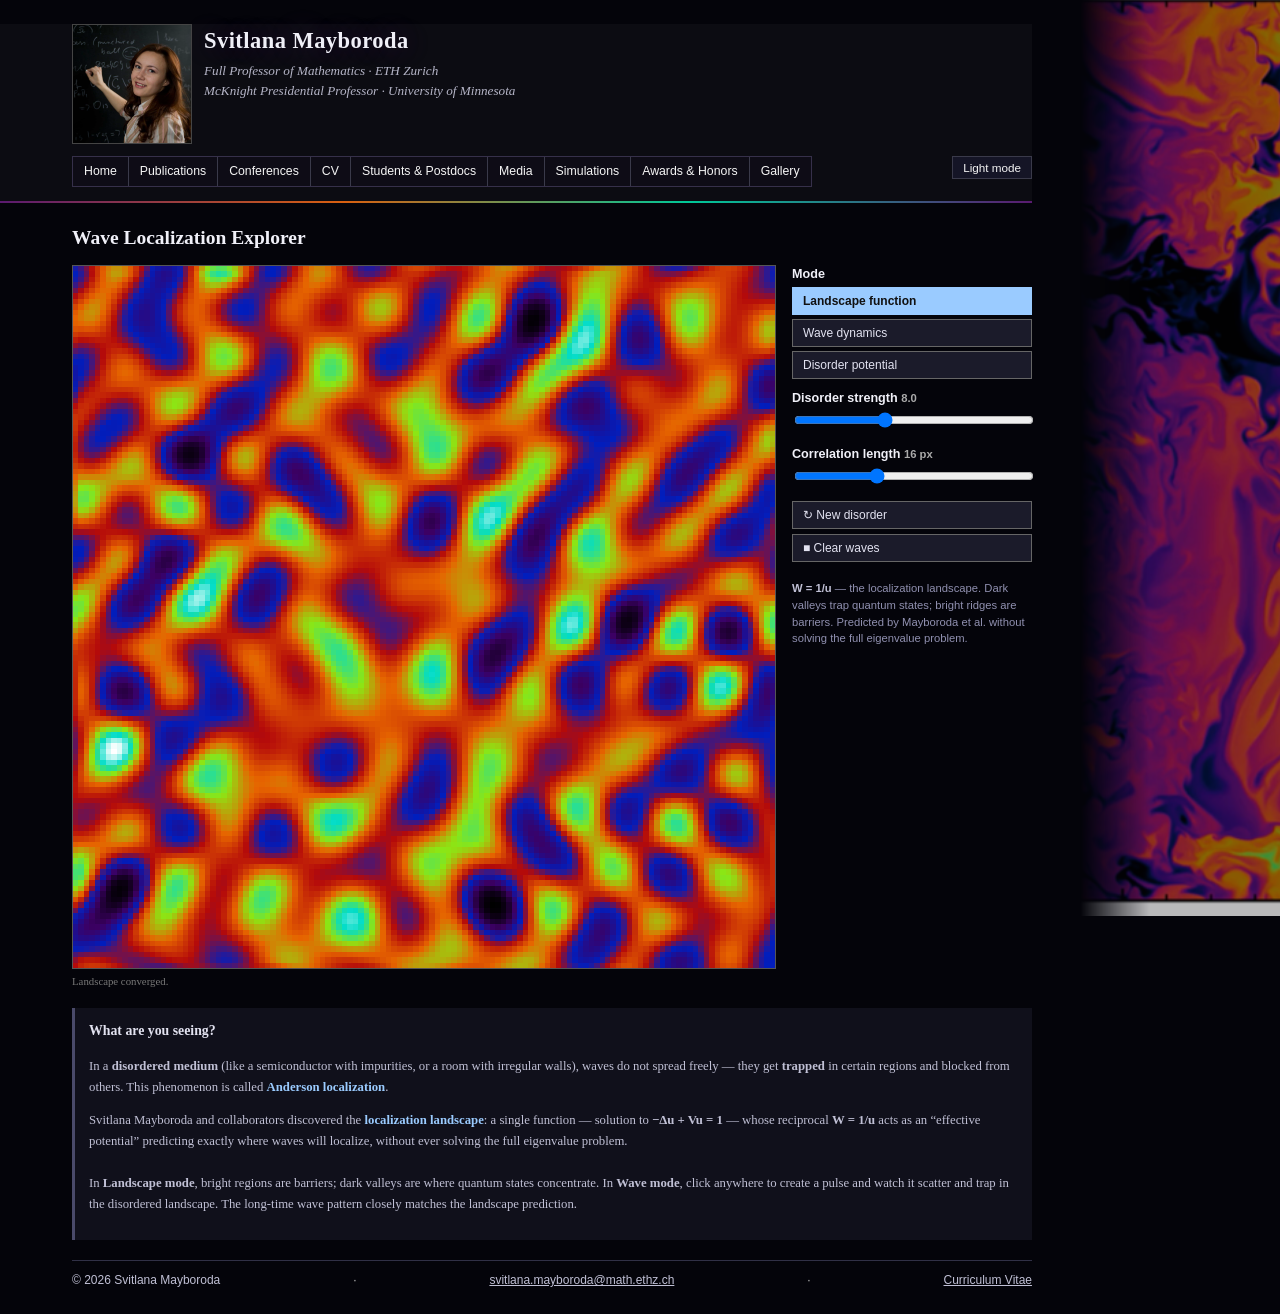
<file: simulation.html>
<!DOCTYPE html>
<html lang="en">
<head>
  <meta charset="UTF-8">
  <meta name="viewport" content="width=device-width, initial-scale=1">
  <title>Wave Localization Explorer – Svitlana Mayboroda</title>
  <link rel="stylesheet" href="styles.css">
  <style>
    main { display: block; }
    .page-title { font-size: 1.3rem; margin: 16px 0 4px; }

    .sim-layout {
      display: grid;
      grid-template-columns: 1fr 240px;
      gap: 16px;
      align-items: start;
      margin-top: 12px;
    }
    @media (max-width: 780px) {
      .sim-layout { grid-template-columns: 1fr; }
    }

    #simCanvas {
      display: block;
      width: 100%;
      aspect-ratio: 1;
      image-rendering: pixelated;
      cursor: crosshair;
      border: 1px solid #555;
    }

    .sim-panel {
      display: flex;
      flex-direction: column;
      gap: 10px;
      font-size: 0.84rem;
      font-family: Arial, Helvetica, sans-serif;
    }

    .sim-panel label {
      display: block;
      margin-bottom: 2px;
      font-weight: bold;
      color: inherit;
    }

    .sim-panel input[type=range] {
      width: 100%;
    }

    .sim-panel .val-display {
      font-size: 0.75rem;
      color: #aaa;
    }

    .btn-row {
      display: flex;
      flex-direction: column;
      gap: 5px;
    }

    .sim-btn {
      padding: 6px 10px;
      font-size: 0.8rem;
      font-family: Arial, Helvetica, sans-serif;
      border: 1px solid #666;
      background: #1b1b2a;
      color: #e2e2f0;
      cursor: pointer;
      text-align: left;
    }
    .sim-btn:hover { background: #2a2a40; }
    .sim-btn.active { background: #9acbff; color: #111; border-color: #9acbff; font-weight: bold; }

    .sim-mode-group { display: flex; flex-direction: column; gap: 4px; }

    .sim-legend {
      margin-top: 8px;
      font-size: 0.75rem;
      color: #9090b0;
      line-height: 1.5;
    }
    .sim-legend strong { color: #c0c0d5; }

    .sim-info {
      margin-top: 18px;
      padding: 12px 14px;
      border-left: 3px solid #4a4a6a;
      background: #10101b;
      font-size: 0.85rem;
      color: #c0c0d5;
      line-height: 1.65;
    }
    .sim-info h3 {
      margin: 0 0 6px;
      font-size: 0.92rem;
      color: #e2e2f0;
    }
    .sim-info a { color: #9acbff; }
    .sim-info em { color: #9acbff; font-style: normal; font-weight: bold; }

    .status-line {
      font-size: 0.72rem;
      color: #777;
      margin-top: 4px;
      min-height: 1em;
    }

    /* Light mode overrides */
    body:not(.theme-dark) .sim-btn {
      background: #f0f0f0;
      color: #111;
      border-color: #aaa;
    }
    body:not(.theme-dark) .sim-btn:hover { background: #e0e0f0; }
    body:not(.theme-dark) .sim-btn.active { background: #00c; color: #fff; border-color: #00c; }
    body:not(.theme-dark) .sim-legend { color: #444; }
    body:not(.theme-dark) .sim-legend strong { color: #222; }
    body:not(.theme-dark) .sim-info { background: #fafafa; border-left-color: #aaa; color: #444; }
    body:not(.theme-dark) .sim-info h3 { color: #111; }
    body:not(.theme-dark) .sim-info a { color: #00c; }
    body:not(.theme-dark) .sim-info em { color: #005; }
    body:not(.theme-dark) .status-line { color: #999; }
    body:not(.theme-dark) #simCanvas { border-color: #aaa; }
  </style>
</head>
<body>
  <div class="page">
    <div id="site-header"></div>

    <h2 class="page-title">Wave Localization Explorer</h2>

    <div class="sim-layout">
      <!-- Canvas -->
      <div>
        <canvas id="simCanvas" width="128" height="128"></canvas>
        <div class="status-line" id="statusLine">Initializing&hellip;</div>
      </div>

      <!-- Controls -->
      <div class="sim-panel">

        <div>
          <label>Mode</label>
          <div class="sim-mode-group">
            <button class="sim-btn active" id="btnLandscape">Landscape function</button>
            <button class="sim-btn" id="btnWave">Wave dynamics</button>
            <button class="sim-btn" id="btnPotential">Disorder potential</button>
          </div>
        </div>

        <div>
          <label>Disorder strength <span class="val-display" id="strengthVal"></span></label>
          <input type="range" id="strengthSlider" min="1" max="20" value="8" step="0.5">
        </div>

        <div>
          <label>Correlation length <span class="val-display" id="corrVal"></span></label>
          <input type="range" id="corrSlider" min="4" max="40" value="16" step="1">
        </div>

        <div class="btn-row">
          <button class="sim-btn" id="btnRegen">&#8635; New disorder</button>
          <button class="sim-btn" id="btnResetWave">&#9632; Clear waves</button>
        </div>

        <div class="sim-legend" id="modeLegend"></div>
      </div>
    </div>

    <!-- Info panel -->
    <div class="sim-info">
      <h3>What are you seeing?</h3>
      <p>
        In a <strong>disordered medium</strong> (like a semiconductor with impurities, or a room with irregular walls),
        waves do not spread freely — they get <strong>trapped</strong> in certain regions and blocked from others.
        This phenomenon is called <em>Anderson localization</em>.
      </p>
      <p>
        Svitlana Mayboroda and collaborators discovered the
        <em>localization landscape</em>: a single function &mdash; solution to <strong>&#8722;&#916;u + Vu = 1</strong> &mdash;
        whose reciprocal <strong>W&nbsp;=&nbsp;1/u</strong> acts as an
        &ldquo;effective potential&rdquo; predicting exactly where waves will localize, without ever solving the full eigenvalue problem.
        <br><br>
        In <strong>Landscape mode</strong>, bright regions are barriers; dark valleys are where quantum states concentrate.
        In <strong>Wave mode</strong>, click anywhere to create a pulse and watch it scatter and trap in the disordered landscape.
        The long-time wave pattern closely matches the landscape prediction.
      </p>
    </div>

    <div id="site-footer"></div>
  </div>

  <script src="components.js"></script>
  <script>
  (function () {
    const N = 128;
    const canvas = document.getElementById('simCanvas');
    const ctx = canvas.getContext('2d');

    // Shared state
    let V   = new Float32Array(N * N);
    let uLS = new Float32Array(N * N).fill(0.5); // landscape u
    let wA  = new Float32Array(N * N); // wave t-1
    let wB  = new Float32Array(N * N); // wave t
    let wC  = new Float32Array(N * N); // wave t+1 (scratch)

    let mode = 'landscape'; // 'landscape' | 'wave' | 'potential'
    let lsIter = 0;
    let animId = null;
    let strength = 8;
    let corrLen  = 16;

    // ── Colormap ────────────────────────────────────────────────────
    // Turbo-inspired: black → purple → blue → red → orange → lime → cyan → white
    const CMAP = [
      [  0,   0,   0],
      [ 60,   0, 100],
      [  0,  30, 190],
      [180,  10,  10],
      [230, 100,   0],
      [140, 230,  20],
      [  0, 220, 200],
      [255, 255, 255],
    ];

    function colormap(t) {
      t = Math.max(0, Math.min(1, t));
      const pos = t * (CMAP.length - 1);
      const lo  = Math.floor(pos);
      const hi  = Math.min(lo + 1, CMAP.length - 1);
      const f   = pos - lo;
      const a   = CMAP[lo], b = CMAP[hi];
      return [
        a[0] + f * (b[0] - a[0]),
        a[1] + f * (b[1] - a[1]),
        a[2] + f * (b[2] - a[2]),
      ];
    }

    // ── Disorder potential (sum of random cosines) ───────────────────
    function generatePotential() {
      V.fill(0);
      const numModes = 50;
      for (let m = 0; m < numModes; m++) {
        const kx  = (2 * Math.PI / corrLen) * (Math.random() * 2 - 1);
        const ky  = (2 * Math.PI / corrLen) * (Math.random() * 2 - 1);
        const phi = Math.random() * 2 * Math.PI;
        const amp = Math.random();
        for (let i = 0; i < N; i++) {
          for (let j = 0; j < N; j++) {
            V[i * N + j] += amp * Math.cos(kx * i + ky * j + phi);
          }
        }
      }
      // Normalize to [0, strength]
      let mn = V[0], mx = V[0];
      for (let k = 1; k < N * N; k++) {
        if (V[k] < mn) mn = V[k];
        if (V[k] > mx) mx = V[k];
      }
      const rng = mx - mn || 1;
      for (let k = 0; k < N * N; k++) {
        V[k] = strength * (V[k] - mn) / rng;
      }
    }

    // ── Landscape solver: Gauss-Seidel for (-Δ + V)u = 1 ────────────
    function solveLandscapeSteps(steps) {
      for (let s = 0; s < steps; s++) {
        for (let i = 0; i < N; i++) {
          const im = (i - 1 + N) % N, ip = (i + 1) % N;
          for (let j = 0; j < N; j++) {
            const jm = (j - 1 + N) % N, jp = (j + 1) % N;
            const nbr = uLS[im*N+j] + uLS[ip*N+j] + uLS[i*N+jm] + uLS[i*N+jp];
            uLS[i*N+j] = (1 + nbr) / (4 + V[i*N+j]);
          }
        }
      }
      lsIter += steps;
    }

    // ── Wave equation step ────────────────────────────────────────────
    // u_tt = c²(x,y) * Δu,  c² = c0 / (1 + α*V)
    function stepWave(substeps) {
      const DAMP = 0.9985;
      for (let sub = 0; sub < substeps; sub++) {
        for (let i = 1; i < N - 1; i++) {
          for (let j = 1; j < N - 1; j++) {
            const idx = i * N + j;
            // speed slowdown in high-disorder regions
            const c2 = 0.2 / (1 + V[idx] * 0.25);
            const lap = wB[idx - N] + wB[idx + N] + wB[idx - 1] + wB[idx + 1] - 4 * wB[idx];
            wC[idx] = (2 * wB[idx] - wA[idx] + c2 * lap) * DAMP;
          }
        }
        // absorbing boundary
        for (let k = 0; k < N; k++) {
          wC[k] = wC[(N-1)*N+k] = wC[k*N] = wC[k*N+N-1] = 0;
        }
        // swap A <- B <- C
        const tmp = wA; wA = wB; wB = wC; wC = tmp;
      }
    }

    function addPulse(px, py, amp) {
      const R = 6;
      for (let di = -R; di <= R; di++) {
        for (let dj = -R; dj <= R; dj++) {
          const ni = py + di, nj = px + dj;
          if (ni < 1 || ni >= N - 1 || nj < 1 || nj >= N - 1) continue;
          const r2 = di * di + dj * dj;
          wB[ni * N + nj] += amp * Math.exp(-r2 / 6);
        }
      }
    }

    function resetWaves() {
      wA.fill(0); wB.fill(0); wC.fill(0);
    }

    // ── Rendering ──────────────────────────────────────────────────────
    const offCanvas = document.createElement('canvas');
    offCanvas.width = offCanvas.height = N;
    const offCtx = offCanvas.getContext('2d');

    function renderFrame(field, normalize, symmetric) {
      const imgData = offCtx.createImageData(N, N);
      const data    = imgData.data;
      let mn = field[0], mx = field[0];
      for (let k = 1; k < N * N; k++) {
        if (field[k] < mn) mn = field[k];
        if (field[k] > mx) mx = field[k];
      }

      let rng;
      if (symmetric) {
        const abs = Math.max(Math.abs(mn), Math.abs(mx));
        mn = -abs; mx = abs; rng = 2 * abs || 1;
      } else {
        rng = mx - mn || 1;
      }

      for (let k = 0; k < N * N; k++) {
        const t = (field[k] - mn) / rng;
        const [r, g, b] = colormap(t);
        data[k * 4]     = r;
        data[k * 4 + 1] = g;
        data[k * 4 + 2] = b;
        data[k * 4 + 3] = 255;
      }
      offCtx.putImageData(imgData, 0, 0);
      ctx.imageSmoothingEnabled = true;
      ctx.imageSmoothingQuality = 'high';
      ctx.drawImage(offCanvas, 0, 0, canvas.width, canvas.height);
    }

    // Landscape: show W = 1/u (high = barriers, low = wells)
    function renderLandscape() {
      const W = new Float32Array(N * N);
      for (let k = 0; k < N * N; k++) W[k] = 1 / (uLS[k] + 1e-6);
      renderFrame(W, true, false);
    }

    function renderWaveField() {
      renderFrame(wB, true, true);
    }

    function renderPotential() {
      renderFrame(V, true, false);
    }

    // ── Status line ────────────────────────────────────────────────────
    const statusEl   = document.getElementById('statusLine');
    const legendEl   = document.getElementById('modeLegend');

    const LEGENDS = {
      landscape: '<strong>W = 1/u</strong> — the localization landscape. Dark valleys trap quantum states; bright ridges are barriers. Predicted by Mayboroda et al. without solving the full eigenvalue problem.',
      wave:      '<strong>Click</strong> to create a wave pulse. Watch it scatter and localize in the disordered medium. The long-time amplitude pattern mirrors the landscape above.',
      potential: '<strong>V(x,y)</strong> — the random disorder potential. High values impede wave propagation; low values form channels.',
    };

    function setLegend() { legendEl.innerHTML = LEGENDS[mode]; }

    // ── Main animation loop ─────────────────────────────────────────────
    let lsDone = false;
    function loop() {
      if (mode === 'landscape') {
        if (!lsDone) {
          solveLandscapeSteps(12);
          if (lsIter < 600) {
            statusEl.textContent = `Solving landscape… (${lsIter} / 600 iterations)`;
          } else {
            lsDone = true;
            statusEl.textContent = 'Landscape converged.';
          }
        }
        renderLandscape();
      } else if (mode === 'wave') {
        stepWave(4);
        renderWaveField();
        statusEl.textContent = 'Click canvas to add a wave pulse.';
      } else {
        renderPotential();
        statusEl.textContent = 'Disorder potential V(x,y).';
      }
      animId = requestAnimationFrame(loop);
    }

    // ── Initialization ─────────────────────────────────────────────────
    function init() {
      lsDone = false;
      lsIter = 0;
      uLS.fill(0.5);
      resetWaves();
      generatePotential();
      setLegend();
      if (animId) cancelAnimationFrame(animId);
      loop();
    }

    // ── Controls wiring ────────────────────────────────────────────────
    const strengthSlider = document.getElementById('strengthSlider');
    const corrSlider     = document.getElementById('corrSlider');
    const strengthVal    = document.getElementById('strengthVal');
    const corrVal        = document.getElementById('corrVal');

    function updateSliderLabels() {
      strengthVal.textContent = parseFloat(strengthSlider.value).toFixed(1);
      corrVal.textContent     = corrSlider.value + ' px';
    }
    updateSliderLabels();

    strengthSlider.addEventListener('input', () => {
      strength = parseFloat(strengthSlider.value);
      updateSliderLabels();
    });
    corrSlider.addEventListener('input', () => {
      corrLen = parseInt(corrSlider.value);
      updateSliderLabels();
    });

    function setMode(m) {
      mode = m;
      document.getElementById('btnLandscape').classList.toggle('active', m === 'landscape');
      document.getElementById('btnWave').classList.toggle('active', m === 'wave');
      document.getElementById('btnPotential').classList.toggle('active', m === 'potential');
      setLegend();
    }

    document.getElementById('btnLandscape').addEventListener('click', () => setMode('landscape'));
    document.getElementById('btnWave').addEventListener('click',      () => setMode('wave'));
    document.getElementById('btnPotential').addEventListener('click', () => setMode('potential'));

    document.getElementById('btnRegen').addEventListener('click', () => {
      strength = parseFloat(strengthSlider.value);
      corrLen  = parseInt(corrSlider.value);
      init();
    });
    document.getElementById('btnResetWave').addEventListener('click', resetWaves);

    // Click canvas to add pulse (wave mode) or inspect (landscape mode)
    canvas.addEventListener('click', (e) => {
      const rect = canvas.getBoundingClientRect();
      const px   = Math.floor((e.clientX - rect.left) / rect.width  * N);
      const py   = Math.floor((e.clientY - rect.top)  / rect.height * N);
      if (mode === 'wave') {
        addPulse(px, py, 8);
      }
    });

    // Start
    init();
  })();
  </script>
</body>
</html>
</file>
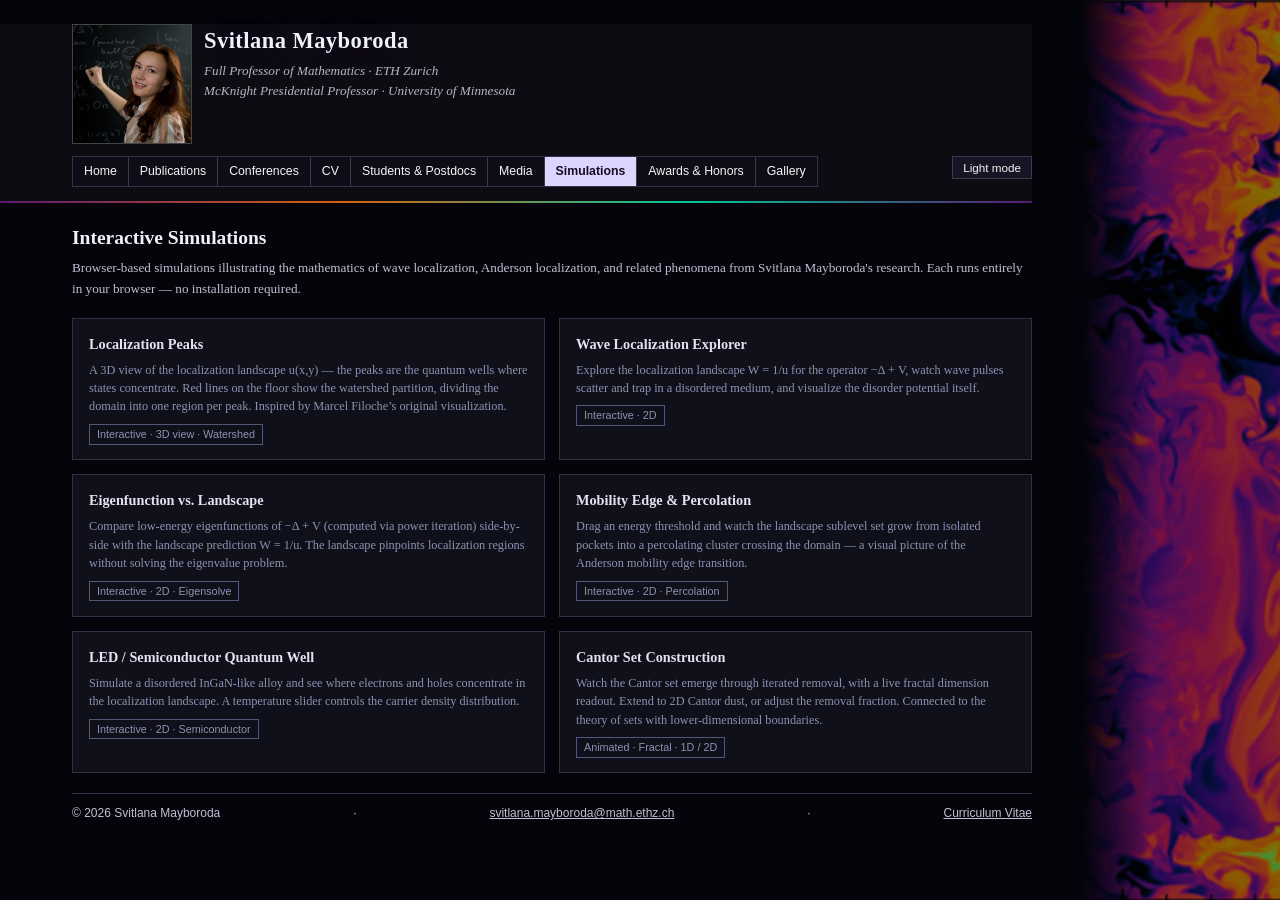
<file: simulations.html>
<!DOCTYPE html>
<html lang="en">
<head>
  <meta charset="UTF-8">
  <meta name="viewport" content="width=device-width, initial-scale=1">
  <title>Simulations – Svitlana Mayboroda</title>
  <link rel="stylesheet" href="styles.css">
  <style>
    main { display: block; }
    .page-title { font-size: 1.3rem; margin: 16px 0 4px; }
    .page-note { font-size: 0.88rem; color: #444; margin: 0 0 18px; line-height: 1.6; }
    body.theme-dark .page-note { color: #c0c0d5; }
  </style>
</head>
<body>
  <div class="page">
    <div id="site-header"></div>

    <h2 class="page-title">Interactive Simulations</h2>
    <p class="page-note">
      Browser-based simulations illustrating the mathematics of wave localization,
      Anderson localization, and related phenomena from Svitlana Mayboroda's research.
      Each runs entirely in your browser &mdash; no installation required.
    </p>

    <div class="sim-hub-grid">

      <a href="sim-filoche.html" class="sim-hub-card">
        <h3>Localization Peaks</h3>
        <p>A 3D view of the localization landscape u(x,y) &mdash; the peaks are the quantum
          wells where states concentrate. Red lines on the floor show the watershed partition,
          dividing the domain into one region per peak. Inspired by Marcel Filoche&rsquo;s
          original visualization.</p>
        <span class="sim-hub-tag">Interactive &middot; 3D view &middot; Watershed</span>
      </a>

      <a href="simulation.html" class="sim-hub-card">
        <h3>Wave Localization Explorer</h3>
        <p>Explore the localization landscape W&nbsp;=&nbsp;1/u for the operator
          &minus;&Delta;&nbsp;+&nbsp;V, watch wave pulses scatter and trap in a
          disordered medium, and visualize the disorder potential itself.</p>
        <span class="sim-hub-tag">Interactive &middot; 2D</span>
      </a>

      <a href="sim-eigenfunction.html" class="sim-hub-card">
        <h3>Eigenfunction vs. Landscape</h3>
        <p>Compare low-energy eigenfunctions of &minus;&Delta;&nbsp;+&nbsp;V (computed
          via power iteration) side-by-side with the landscape prediction W&nbsp;=&nbsp;1/u.
          The landscape pinpoints localization regions without solving the eigenvalue problem.</p>
        <span class="sim-hub-tag">Interactive &middot; 2D &middot; Eigensolve</span>
      </a>

      <a href="sim-mobility.html" class="sim-hub-card">
        <h3>Mobility Edge &amp; Percolation</h3>
        <p>Drag an energy threshold and watch the landscape sublevel set grow from
          isolated pockets into a percolating cluster crossing the domain &mdash;
          a visual picture of the Anderson mobility edge transition.</p>
        <span class="sim-hub-tag">Interactive &middot; 2D &middot; Percolation</span>
      </a>

      <a href="sim-led.html" class="sim-hub-card">
        <h3>LED / Semiconductor Quantum Well</h3>
        <p>Simulate a disordered InGaN-like alloy and see where electrons and holes
          concentrate in the localization landscape. A temperature slider controls
          the carrier density distribution.</p>
        <span class="sim-hub-tag">Interactive &middot; 2D &middot; Semiconductor</span>
      </a>

      <a href="sim-cantor.html" class="sim-hub-card">
        <h3>Cantor Set Construction</h3>
        <p>Watch the Cantor set emerge through iterated removal, with a live fractal
          dimension readout. Extend to 2D Cantor dust, or adjust the removal fraction.
          Connected to the theory of sets with lower-dimensional boundaries.</p>
        <span class="sim-hub-tag">Animated &middot; Fractal &middot; 1D / 2D</span>
      </a>

    </div>

    <div id="site-footer"></div>
  </div>

  <script src="components.js"></script>
</body>
</html>
</file>
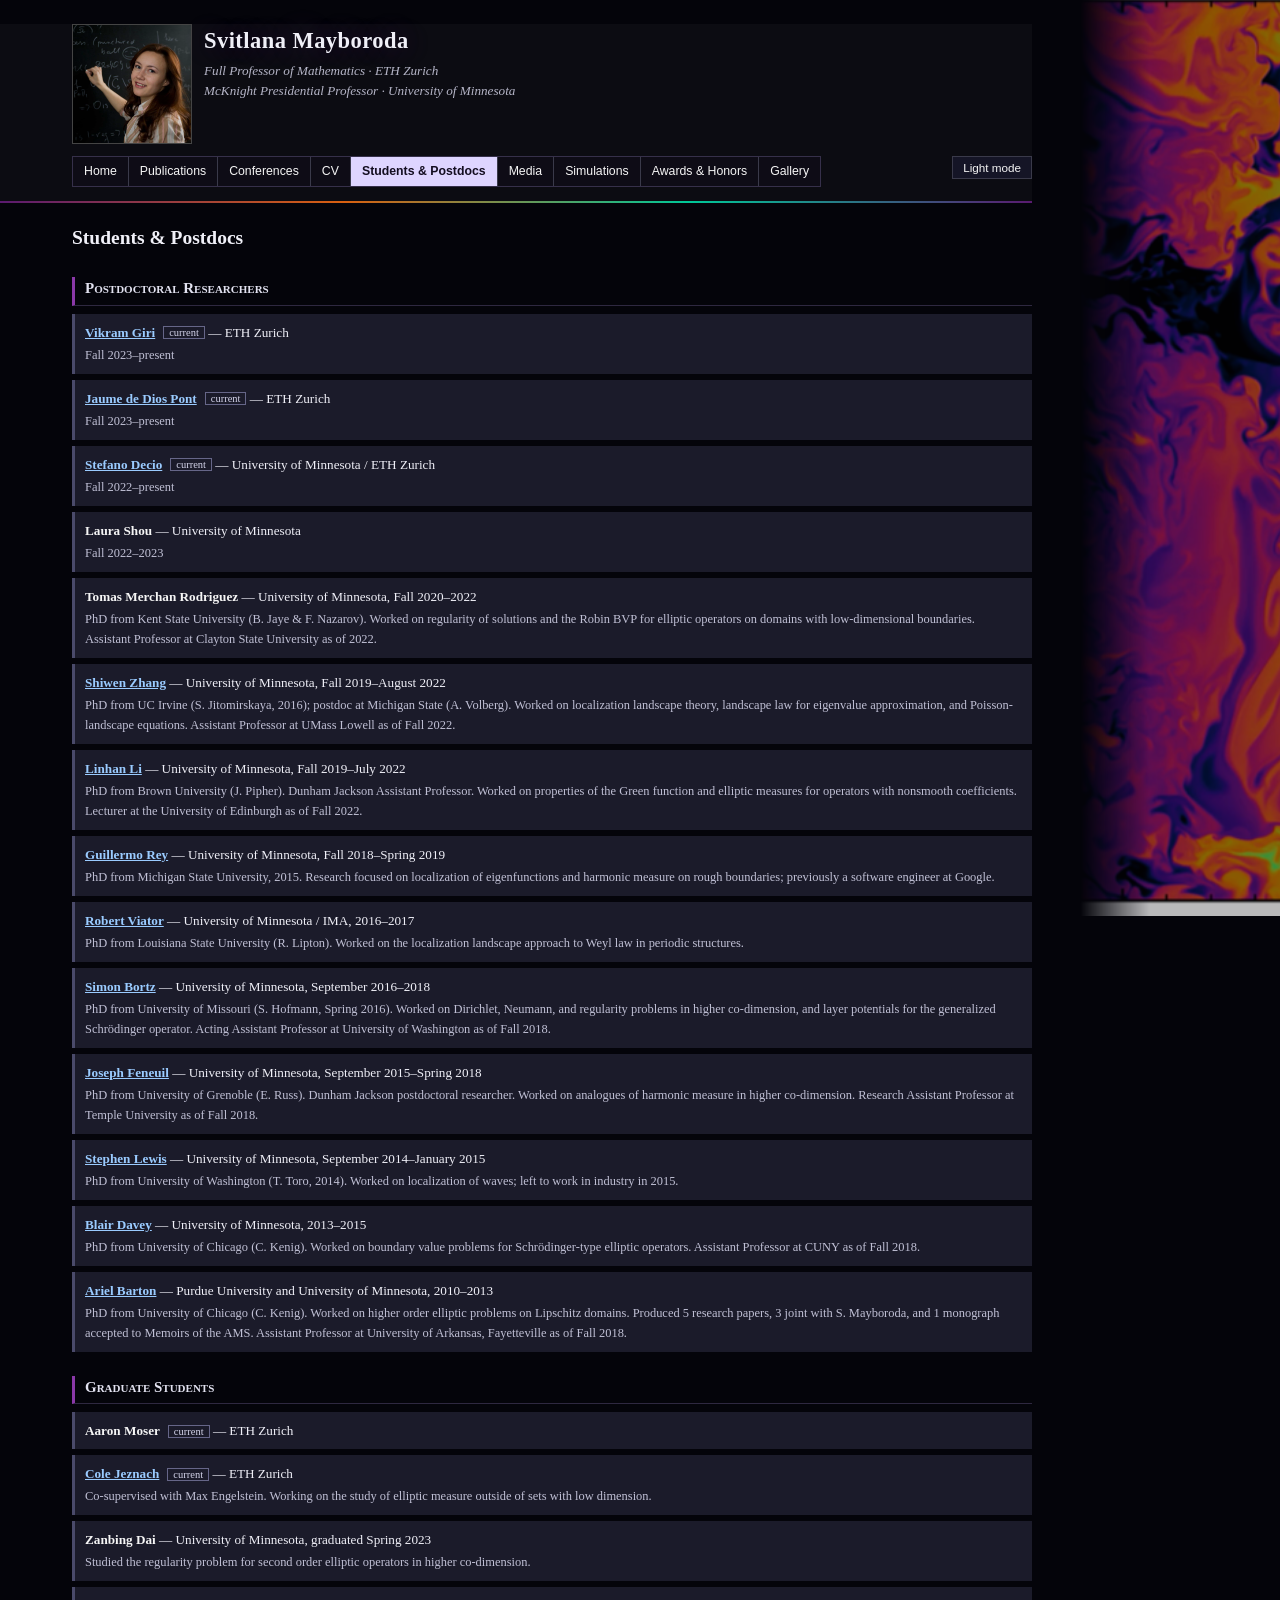
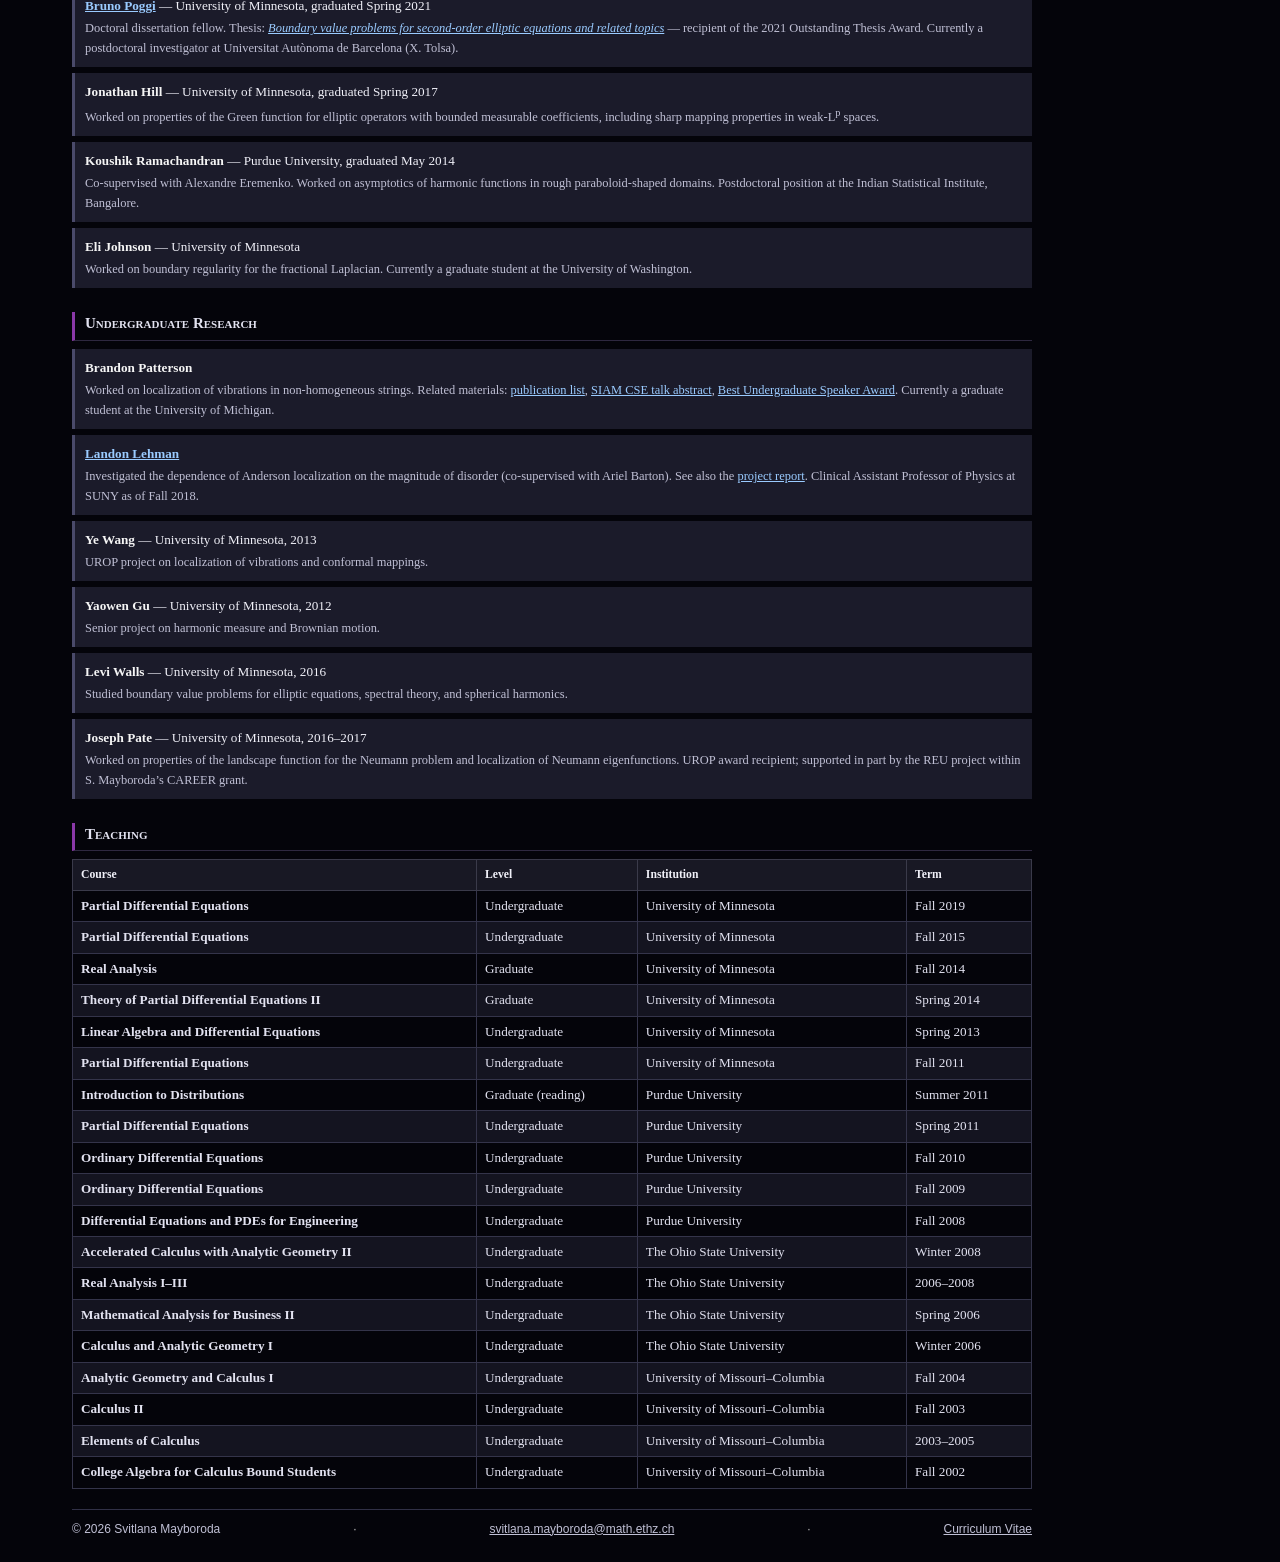
<file: teaching.html>
<!DOCTYPE html>
<html lang="en">
<head>
  <meta charset="UTF-8">
  <meta name="viewport" content="width=device-width, initial-scale=1">
  <title>Students &amp; Postdocs – Svitlana Mayboroda</title>
  <link rel="stylesheet" href="styles.css">
  <style>
    main { display: block; }
    .page-title { font-size: 1.3rem; margin: 16px 0 4px; }
    .section-heading {
      font-size: 1rem;
      font-variant: small-caps;
      margin: 24px 0 8px;
      padding-bottom: 4px;
      border-bottom: 1px solid #bbb;
    }
    .person-list { list-style: none; padding: 0; margin: 0; }
    .person-list li {
      font-size: 0.88rem;
      line-height: 1.6;
      padding: 8px 10px;
      border-left: 3px solid #ccc;
      margin-bottom: 6px;
      background: #fafafa;
    }
    .person-list li strong { font-weight: bold; color: #111; }
    .person-list li .person-note {
      display: block;
      margin-top: 3px;
      font-size: 0.83rem;
      color: #444;
    }
    .person-current strong::after {
      content: "current";
      font-size: 0.7rem;
      border: 1px solid #888;
      color: #444;
      margin-left: 8px;
      padding: 0 5px;
      font-weight: normal;
      vertical-align: middle;
    }
    .teaching-table {
      width: 100%;
      border-collapse: collapse;
      font-size: 0.88rem;
      margin-top: 4px;
    }
    .teaching-table thead th {
      text-align: left;
      font-size: 0.78rem;
      font-weight: bold;
      padding: 6px 8px;
      background: #f0f0f0;
      border: 1px solid #bbb;
    }
    .teaching-table tbody tr:nth-child(even) td { background: #f9f9f9; }
    .teaching-table tbody td {
      padding: 5px 8px;
      border: 1px solid #ddd;
      vertical-align: top;
      color: #333;
    }
    .teaching-table tbody td:first-child { font-weight: bold; white-space: nowrap; }
    .teaching-table tbody td:last-child { white-space: nowrap; }
  </style>
</head>
<body>
  <div class="page">
    <div id="site-header"></div>

    <h2 class="page-title">Students &amp; Postdocs</h2>

    <!-- ── POSTDOCS ── -->
    <h3 class="section-heading">Postdoctoral Researchers</h3>
    <ul class="person-list">
      <li class="person-current">
        <strong><a href="https://web.math.princeton.edu/~vgiri/" target="_blank" rel="noopener noreferrer">Vikram Giri</a></strong> &mdash; ETH Zurich
        <span class="person-note">Fall 2023&ndash;present</span>
      </li>
      <li class="person-current">
        <strong><a href="https://jaume.dedios.cat/" target="_blank" rel="noopener noreferrer">Jaume de Dios Pont</a></strong> &mdash; ETH Zurich
        <span class="person-note">Fall 2023&ndash;present</span>
      </li>
      <li class="person-current">
        <strong><a href="https://www.ias.edu/scholars/stefano-decio" target="_blank" rel="noopener noreferrer">Stefano Decio</a></strong> &mdash; University of Minnesota / ETH Zurich
        <span class="person-note">Fall 2022&ndash;present</span>
      </li>
      <li>
        <strong>Laura Shou</strong> &mdash; University of Minnesota
        <span class="person-note">Fall 2022&ndash;2023</span>
      </li>
      <li>
        <strong>Tomas Merchan Rodriguez</strong> &mdash; University of Minnesota, Fall 2020&ndash;2022
        <span class="person-note">PhD from Kent State University (B. Jaye &amp; F. Nazarov). Worked on regularity of solutions and the Robin BVP for elliptic operators on domains with low-dimensional boundaries. Assistant Professor at Clayton State University as of 2022.</span>
      </li>
      <li>
        <strong><a href="http://www-users.math.umn.edu/~zhan7294/" target="_blank" rel="noopener noreferrer">Shiwen Zhang</a></strong> &mdash; University of Minnesota, Fall 2019&ndash;August 2022
        <span class="person-note">PhD from UC Irvine (S. Jitomirskaya, 2016); postdoc at Michigan State (A. Volberg). Worked on localization landscape theory, landscape law for eigenvalue approximation, and Poisson-landscape equations. Assistant Professor at UMass Lowell as of Fall 2022.</span>
      </li>
      <li>
        <strong><a href="https://sites.google.com/brown.edu/linhan-li/home" target="_blank" rel="noopener noreferrer">Linhan Li</a></strong> &mdash; University of Minnesota, Fall 2019&ndash;July 2022
        <span class="person-note">PhD from Brown University (J. Pipher). Dunham Jackson Assistant Professor. Worked on properties of the Green function and elliptic measures for operators with nonsmooth coefficients. Lecturer at the University of Edinburgh as of Fall 2022.</span>
      </li>
      <li>
        <strong><a href="https://www.guillermorey.me/index.html" target="_blank" rel="noopener noreferrer">Guillermo Rey</a></strong> &mdash; University of Minnesota, Fall 2018&ndash;Spring 2019
        <span class="person-note">PhD from Michigan State University, 2015. Research focused on localization of eigenfunctions and harmonic measure on rough boundaries; previously a software engineer at Google.</span>
      </li>
      <li>
        <strong><a href="https://www.ima.umn.edu/Robert-Viator" target="_blank" rel="noopener noreferrer">Robert Viator</a></strong> &mdash; University of Minnesota / IMA, 2016&ndash;2017
        <span class="person-note">PhD from Louisiana State University (R. Lipton). Worked on the localization landscape approach to Weyl law in periodic structures.</span>
      </li>
      <li>
        <strong><a href="https://sites.google.com/view/simonbortz/home" target="_blank" rel="noopener noreferrer">Simon Bortz</a></strong> &mdash; University of Minnesota, September 2016&ndash;2018
        <span class="person-note">PhD from University of Missouri (S. Hofmann, Spring 2016). Worked on Dirichlet, Neumann, and regularity problems in higher co-dimension, and layer potentials for the generalized Schr&ouml;dinger operator. Acting Assistant Professor at University of Washington as of Fall 2018.</span>
      </li>
      <li>
        <strong><a href="http://www-users.math.umn.edu/%7Ejfeneuil/" target="_blank" rel="noopener noreferrer">Joseph Feneuil</a></strong> &mdash; University of Minnesota, September 2015&ndash;Spring 2018
        <span class="person-note">PhD from University of Grenoble (E. Russ). Dunham Jackson postdoctoral researcher. Worked on analogues of harmonic measure in higher co-dimension. Research Assistant Professor at Temple University as of Fall 2018.</span>
      </li>
      <li>
        <strong><a href="http://www.stephen-lewis.net/" target="_blank" rel="noopener noreferrer">Stephen Lewis</a></strong> &mdash; University of Minnesota, September 2014&ndash;January 2015
        <span class="person-note">PhD from University of Washington (T. Toro, 2014). Worked on localization of waves; left to work in industry in 2015.</span>
      </li>
      <li>
        <strong><a href="https://sites.google.com/site/eblairdavey/" target="_blank" rel="noopener noreferrer">Blair Davey</a></strong> &mdash; University of Minnesota, 2013&ndash;2015
        <span class="person-note">PhD from University of Chicago (C. Kenig). Worked on boundary value problems for Schr&ouml;dinger-type elliptic operators. Assistant Professor at CUNY as of Fall 2018.</span>
      </li>
      <li>
        <strong><a href="https://aeb019.hosted.uark.edu/" target="_blank" rel="noopener noreferrer">Ariel Barton</a></strong> &mdash; Purdue University and University of Minnesota, 2010&ndash;2013
        <span class="person-note">PhD from University of Chicago (C. Kenig). Worked on higher order elliptic problems on Lipschitz domains. Produced 5 research papers, 3 joint with S. Mayboroda, and 1 monograph accepted to Memoirs of the AMS. Assistant Professor at University of Arkansas, Fayetteville as of Fall 2018.</span>
      </li>
    </ul>

    <!-- ── GRADUATE STUDENTS ── -->
    <h3 class="section-heading">Graduate Students</h3>
    <ul class="person-list">
      <li class="person-current">
        <strong>Aaron Moser</strong> &mdash; ETH Zurich
      </li>
      <li class="person-current">
        <strong><a href="https://sites.google.com/umn.edu/cjeznach/home" target="_blank" rel="noopener noreferrer">Cole Jeznach</a></strong> &mdash; ETH Zurich
        <span class="person-note">Co-supervised with Max Engelstein. Working on the study of elliptic measure outside of sets with low dimension.</span>
      </li>
      <li>
        <strong>Zanbing Dai</strong> &mdash; University of Minnesota, graduated Spring 2023
        <span class="person-note">Studied the regularity problem for second order elliptic operators in higher co-dimension.</span>
      </li>
      <li>
        <strong><a href="https://sites.google.com/view/brunopoggi/home" target="_blank" rel="noopener noreferrer">Bruno Poggi</a></strong> &mdash; University of Minnesota, graduated Spring 2021
        <span class="person-note">Doctoral dissertation fellow. Thesis: <a href="https://conservancy.umn.edu/handle/11299/223136" target="_blank" rel="noopener noreferrer"><em>Boundary value problems for second-order elliptic equations and related topics</em></a> &mdash; recipient of the 2021 Outstanding Thesis Award. Currently a postdoctoral investigator at Universitat Aut&ograve;noma de Barcelona (X. Tolsa).</span>
      </li>
      <li>
        <strong>Jonathan Hill</strong> &mdash; University of Minnesota, graduated Spring 2017
        <span class="person-note">Worked on properties of the Green function for elliptic operators with bounded measurable coefficients, including sharp mapping properties in weak-L<sup>p</sup> spaces.</span>
      </li>
      <li>
        <strong>Koushik Ramachandran</strong> &mdash; Purdue University, graduated May 2014
        <span class="person-note">Co-supervised with Alexandre Eremenko. Worked on asymptotics of harmonic functions in rough paraboloid-shaped domains. Postdoctoral position at the Indian Statistical Institute, Bangalore.</span>
      </li>
      <li>
        <strong>Eli Johnson</strong> &mdash; University of Minnesota
        <span class="person-note">Worked on boundary regularity for the fractional Laplacian. Currently a graduate student at the University of Washington.</span>
      </li>
    </ul>

    <!-- ── UNDERGRADUATE RESEARCH ── -->
    <h3 class="section-heading">Undergraduate Research</h3>
    <ul class="person-list">
      <li>
        <strong>Brandon Patterson</strong>
        <span class="person-note">Worked on localization of vibrations in non-homogeneous strings. Related materials: <a href="https://www-users.cse.umn.edu/~svitlana/publications.html" target="_blank" rel="noopener noreferrer">publication list</a>, <a href="https://www-users.cse.umn.edu/~svitlana/SIAM_ABSTRACT.pdf" target="_blank" rel="noopener noreferrer">SIAM CSE talk abstract</a>, <a href="https://www-users.cse.umn.edu/~svitlana/SIAM_BEST_PAPER.pdf" target="_blank" rel="noopener noreferrer">Best Undergraduate Speaker Award</a>. Currently a graduate student at the University of Michigan.</span>
      </li>
      <li>
        <strong><a href="http://landonlehman.com/" target="_blank" rel="noopener noreferrer">Landon Lehman</a></strong>
        <span class="person-note">Investigated the dependence of Anderson localization on the magnitude of disorder (co-supervised with Ariel Barton). See also the <a href="https://www-users.cse.umn.edu/~svitlana/ReportLandon.pdf" target="_blank" rel="noopener noreferrer">project report</a>. Clinical Assistant Professor of Physics at SUNY as of Fall 2018.</span>
      </li>
      <li>
        <strong>Ye Wang</strong> &mdash; University of Minnesota, 2013
        <span class="person-note">UROP project on localization of vibrations and conformal mappings.</span>
      </li>
      <li>
        <strong>Yaowen Gu</strong> &mdash; University of Minnesota, 2012
        <span class="person-note">Senior project on harmonic measure and Brownian motion.</span>
      </li>
      <li>
        <strong>Levi Walls</strong> &mdash; University of Minnesota, 2016
        <span class="person-note">Studied boundary value problems for elliptic equations, spectral theory, and spherical harmonics.</span>
      </li>
      <li>
        <strong>Joseph Pate</strong> &mdash; University of Minnesota, 2016&ndash;2017
        <span class="person-note">Worked on properties of the landscape function for the Neumann problem and localization of Neumann eigenfunctions. UROP award recipient; supported in part by the REU project within S. Mayboroda&rsquo;s CAREER grant.</span>
      </li>
    </ul>

    <!-- ── TEACHING ── -->
    <h3 class="section-heading">Teaching</h3>
    <table class="teaching-table">
      <thead>
        <tr>
          <th>Course</th>
          <th>Level</th>
          <th>Institution</th>
          <th>Term</th>
        </tr>
      </thead>
      <tbody>
        <tr><td>Partial Differential Equations</td><td>Undergraduate</td><td>University of Minnesota</td><td>Fall 2019</td></tr>
        <tr><td>Partial Differential Equations</td><td>Undergraduate</td><td>University of Minnesota</td><td>Fall 2015</td></tr>
        <tr><td>Real Analysis</td><td>Graduate</td><td>University of Minnesota</td><td>Fall 2014</td></tr>
        <tr><td>Theory of Partial Differential Equations II</td><td>Graduate</td><td>University of Minnesota</td><td>Spring 2014</td></tr>
        <tr><td>Linear Algebra and Differential Equations</td><td>Undergraduate</td><td>University of Minnesota</td><td>Spring 2013</td></tr>
        <tr><td>Partial Differential Equations</td><td>Undergraduate</td><td>University of Minnesota</td><td>Fall 2011</td></tr>
        <tr><td>Introduction to Distributions</td><td>Graduate (reading)</td><td>Purdue University</td><td>Summer 2011</td></tr>
        <tr><td>Partial Differential Equations</td><td>Undergraduate</td><td>Purdue University</td><td>Spring 2011</td></tr>
        <tr><td>Ordinary Differential Equations</td><td>Undergraduate</td><td>Purdue University</td><td>Fall 2010</td></tr>
        <tr><td>Ordinary Differential Equations</td><td>Undergraduate</td><td>Purdue University</td><td>Fall 2009</td></tr>
        <tr><td>Differential Equations and PDEs for Engineering</td><td>Undergraduate</td><td>Purdue University</td><td>Fall 2008</td></tr>
        <tr><td>Accelerated Calculus with Analytic Geometry II</td><td>Undergraduate</td><td>The Ohio State University</td><td>Winter 2008</td></tr>
        <tr><td>Real Analysis I&ndash;III</td><td>Undergraduate</td><td>The Ohio State University</td><td>2006&ndash;2008</td></tr>
        <tr><td>Mathematical Analysis for Business II</td><td>Undergraduate</td><td>The Ohio State University</td><td>Spring 2006</td></tr>
        <tr><td>Calculus and Analytic Geometry I</td><td>Undergraduate</td><td>The Ohio State University</td><td>Winter 2006</td></tr>
        <tr><td>Analytic Geometry and Calculus I</td><td>Undergraduate</td><td>University of Missouri&ndash;Columbia</td><td>Fall 2004</td></tr>
        <tr><td>Calculus II</td><td>Undergraduate</td><td>University of Missouri&ndash;Columbia</td><td>Fall 2003</td></tr>
        <tr><td>Elements of Calculus</td><td>Undergraduate</td><td>University of Missouri&ndash;Columbia</td><td>2003&ndash;2005</td></tr>
        <tr><td>College Algebra for Calculus Bound Students</td><td>Undergraduate</td><td>University of Missouri&ndash;Columbia</td><td>Fall 2002</td></tr>
      </tbody>
    </table>

    <div id="site-footer"></div>
  </div>

  <script src="components.js"></script>
</body>
</html>
</file>
<file: styles.css>
*, *::before, *::after { box-sizing: border-box; }

html, body {
  margin: 0;
  padding: 0;
  background: #fff;
  color: #111;
  font-family: Georgia, "Times New Roman", serif;
  font-size: 15px;
  line-height: 1.55;
}

body {
  padding: 24px 16px;
  display: flex;
  justify-content: flex-start;
  min-height: 100vh;
}

.page {
  width: 100%;
  max-width: 960px;
  margin-left: 56px;
}

@media (max-width: 700px) {
  .page { margin-left: 0; }
}

/* ── Header ── */
.site-header {
  display: flex;
  flex-wrap: wrap;
  align-items: flex-start;
  justify-content: space-between;
  gap: 12px;
  padding-bottom: 14px;
  border-bottom: 2px solid #111;
  margin-bottom: 20px;
  /* Bleed the header slab to the left viewport edge */
  margin-left: -72px;
  padding-left: 72px;
  background: rgba(0, 0, 0, 0.03);
}

.site-header-identity {
  display: flex;
  align-items: flex-start;
  gap: 12px;
}

.site-photo-link {
  display: block;
  border: 1px solid #aaa;
  flex-shrink: 0;
  width: 120px;
  height: 120px;
  overflow: hidden;
}

.site-photo {
  width: 100%;
  height: 100%;
  object-fit: cover;
  object-position: center top;
  display: block;
}

.site-title-block {
  display: flex;
  flex-direction: column;
  gap: 2px;
}

.site-title {
  font-size: 1.5rem;
  font-weight: bold;
  margin: 0;
  letter-spacing: 0.02em;
}

.site-title a {
  text-decoration: none;
  color: inherit;
  transition: text-shadow 0.3s;
}

body.theme-dark .site-title a {
  text-shadow: 0 0 28px rgba(148, 60, 200, 0.3);
}

.site-subtitle {
  margin: 0;
  font-size: 0.88rem;
  color: #555;
  font-style: italic;
}

/* ── Nav ── */
.site-nav {
  display: flex;
  flex-wrap: wrap;
  gap: 0;
  border: 1px solid #aaa;
  align-self: flex-start;
}

.site-nav a {
  display: inline-block;
  padding: 5px 11px;
  font-size: 0.82rem;
  font-family: Arial, Helvetica, sans-serif;
  text-decoration: none;
  color: #111;
  border-right: 1px solid #aaa;
}

.site-nav a:last-child { border-right: none; }

.site-nav a:hover {
  background: #f0f0f0;
  color: #00c;
}

.site-nav a[aria-current="page"] {
  background: #111;
  color: #fff;
  font-weight: bold;
}

/* ── Main grid (home page) ── */
main {
  display: grid;
  grid-template-columns: minmax(0, 1.35fr) minmax(0, 1fr);
  gap: 16px;
}

@media (max-width: 700px) {
  main { grid-template-columns: 1fr; }
  .site-nav { width: 100%; }
  .site-nav a { border-bottom: 1px solid #aaa; border-right: none; }
  .site-nav a:last-child { border-bottom: none; }
}

/* ── Cards ── */
.card {
  border: 1px solid #bbb;
  padding: 14px 16px 14px 32px;
}

.card h2 {
  font-size: 1rem;
  margin: 0 0 8px -18px;
  padding-bottom: 4px;
  padding-left: 6px;
  border-bottom: 1px solid #ddd;
  border-left: 3px solid #999;
}

.card p {
  margin: 0 0 8px;
  font-size: 0.9rem;
  color: #333;
}

.card a { color: #00c; }
.card a:hover { color: #c00; }

/* ── Link list (home page sidebar) ── */
.link-list {
  list-style: none;
  padding: 0;
  margin: 0;
  display: flex;
  flex-direction: column;
  gap: 4px;
}

.link-list li a {
  display: block;
  padding: 5px 8px;
  font-size: 0.88rem;
  background: #f7f7f7;
  border: 1px solid #ccc;
  color: #00c;
  text-decoration: none;
}

.link-list li a:hover {
  background: #eef;
  color: #c00;
}

/* ── Contact grid ── */
.contact-grid {
  display: grid;
  grid-template-columns: minmax(0, 1.4fr) minmax(0, 1fr);
  gap: 12px;
  margin-top: 4px;
}

@media (max-width: 600px) {
  .contact-grid { grid-template-columns: 1fr; }
}

.contact-grid h3 {
  margin: 0 0 4px;
  font-size: 0.92rem;
}

.contact-grid p {
  margin: 0;
  font-size: 0.88rem;
}

/* Allow long email/URL strings to wrap inside contact cards */
.contact-grid a {
  word-break: break-all;
  overflow-wrap: anywhere;
}

/* ── Footer ── */
.site-footer {
  margin-top: 20px;
  padding-top: 10px;
  border-top: 1px solid #bbb;
  font-size: 0.8rem;
  color: #555;
  font-family: Arial, Helvetica, sans-serif;
}

.footer-inner {
  display: flex;
  flex-wrap: wrap;
  gap: 6px 14px;
  justify-content: space-between;
}

.footer-sep { color: #bbb; }

.site-footer a { color: #555; }
.site-footer a:hover { color: #00c; }

/* ── Theme toggle button ── */
.theme-toggle {
  align-self: flex-start;
  margin-left: auto;
  padding: 4px 10px;
  font-size: 0.78rem;
  font-family: Arial, Helvetica, sans-serif;
  border: 1px solid #aaa;
  background: #f7f7f7;
  cursor: pointer;
}

.theme-toggle:hover {
  background: #eee;
}

/* ── Dark mode overrides ── */
body.theme-dark {
  background: #04040a;
  color: #f0f0f8;
}

body.theme-dark .page {
  color: inherit;
}

body.theme-dark .site-header {
  border-bottom: 2px solid transparent;
  border-image: linear-gradient(to right, #5a1a70, #d96010, #00c898, #5a1a70) 1;
  background: rgba(255, 255, 255, 0.03);
}

body.theme-dark .site-photo-link {
  border-color: #444;
}

body.theme-dark .site-subtitle {
  color: #b5b5c7;
}

body.theme-dark .site-nav {
  border-color: #36304a;
  background: #0e0c16;
}

body.theme-dark .site-nav a {
  color: #f5f5f5;
  border-right-color: #3a3a4a;
  background: transparent;
}

body.theme-dark .site-nav a:hover {
  background: #222233;
  color: #9acbff;
}

body.theme-dark .site-nav a[aria-current="page"] {
  background: #ded5ff;
  color: #140e21;
}

body.theme-dark .card {
  border-color: #2e2840;
  background: #0e0c18;
}

body.theme-dark .card h2 {
  border-bottom: 1px solid transparent;
  border-image: linear-gradient(to right, #8a38a8, #d46010, transparent) 1;
  border-left: 3px solid #5a5a8a;
}

body.theme-dark .card p {
  color: #e2e2f0;
}

body.theme-dark .card a {
  color: #9acbff;
}

body.theme-dark .card a:hover {
  color: #ff8330;
}

body.theme-dark .link-list li a {
  background: #151526;
  border-color: #303046;
  color: #9acbff;
}

body.theme-dark .link-list li a:hover {
  background: #1f1f32;
  color: #ff8330;
}

/* Publications page dark tweaks */
body.theme-dark .pub-list li {
  background: #1b1b2a;
  border-left-color: #4a4a6a;
}

body.theme-dark .pub-list li a {
  color: #9acbff;
}

body.theme-dark .pub-list li a:hover {
  color: #ff8330;
}

body.theme-dark .pub-list li em {
  color: #c0c0d5;
}

body.theme-dark .status-badge {
  background: #2a2a3d;
  border-color: #555577;
  color: #e2e2f0;
}

/* Conferences page dark tweaks */
body.theme-dark .event-list li {
  background: #1b1b2a;
  border-left-color: #4a4a6a;
}

body.theme-dark .event-date {
  color: #e2e2f0;
}

body.theme-dark .event-desc strong {
  color: #f5f5f5;
}

body.theme-dark .event-desc em {
  color: #c0c0d5;
}

body.theme-dark .event-list li a {
  color: #9acbff;
}

body.theme-dark .event-list li a:hover {
  color: #ff8330;
}

body.theme-dark .page-note a {
  color: #9acbff;
}

body.theme-dark .page-note {
  color: #c0c0d5;
}

/* Students & teaching page dark tweaks */
body.theme-dark .person-list li {
  background: #1b1b2a;
  border-left-color: #4a4a6a;
}

body.theme-dark .person-list li strong {
  color: #f5f5f5;
}

body.theme-dark .person-list li .person-note {
  color: #c0c0d5;
}

body.theme-dark .person-current strong::after {
  border-color: #666688;
  color: #d4d4ea;
}

body.theme-dark .person-list li a {
  color: #9acbff;
}

body.theme-dark .person-list li a:hover {
  color: #ff8330;
}

body.theme-dark .section-heading {
  border-bottom-color: #2e2840;
  color: #e2e2f0;
  padding-left: 10px;
  border-left: 3px solid #8a38a8;
}

body.theme-dark .teaching-table thead th {
  background: #181824;
  border-color: #3a3a4a;
}

body.theme-dark .teaching-table tbody tr:nth-child(even) td {
  background: #141420;
}

body.theme-dark .teaching-table tbody td {
  border-color: #34344a;
  color: #e2e2f0;
}

body.theme-dark .site-footer {
  border-top-color: #303046;
  color: #c0c0d5;
}

body.theme-dark .site-footer a {
  color: #c0c0d5;
}

body.theme-dark .site-footer a:hover {
  color: #9acbff;
}

body.theme-dark .theme-toggle {
  background: #151526;
  border-color: #3a3a4a;
  color: #f5f5f5;
}

body.theme-dark .theme-toggle:hover {
  background: #202036;
}

/* ── Gallery page ── */
.gallery-intro {
  font-size: 0.88rem;
  color: #444;
  margin: 0 0 20px;
  line-height: 1.6;
}

.gallery-grid {
  display: grid;
  grid-template-columns: 1fr 1fr;
  gap: 20px;
  margin-top: 12px;
}

@media (max-width: 680px) {
  .gallery-grid { grid-template-columns: 1fr; }
}

.gallery-item figure {
  margin: 0;
  border: 1px solid #bbb;
  background: #fafafa;
  overflow: hidden;
}

.gallery-item figure img {
  display: block;
  width: 100%;
  height: auto;
}

.gallery-item figcaption {
  padding: 10px 12px 12px;
  font-size: 0.82rem;
  line-height: 1.55;
  color: #333;
  border-top: 1px solid #ddd;
}

.gallery-item figcaption .gallery-author {
  font-weight: bold;
  color: #111;
}

.gallery-item figcaption .gallery-paper a {
  color: #00c;
  text-decoration: none;
}

.gallery-item figcaption .gallery-paper a:hover {
  color: #c00;
}

/* ── Simulations hub ── */
.sim-hub-grid {
  display: grid;
  grid-template-columns: 1fr 1fr;
  gap: 14px;
  margin-top: 14px;
}

@media (max-width: 680px) {
  .sim-hub-grid { grid-template-columns: 1fr; }
}

.sim-hub-card {
  border: 1px solid #bbb;
  background: #fafafa;
  padding: 14px 16px;
  text-decoration: none;
  color: inherit;
  display: block;
  transition: background 0.15s;
}

.sim-hub-card:hover {
  background: #eef;
  border-color: #99b;
}

.sim-hub-card h3 {
  margin: 0 0 6px;
  font-size: 0.95rem;
  color: #111;
}

.sim-hub-card p {
  margin: 0;
  font-size: 0.82rem;
  color: #555;
  line-height: 1.5;
}

.sim-hub-card .sim-hub-tag {
  display: inline-block;
  margin-top: 8px;
  font-size: 0.72rem;
  font-family: Arial, Helvetica, sans-serif;
  padding: 1px 7px;
  border: 1px solid #aaa;
  color: #555;
}

/* ── Dark mode: gallery ── */
body.theme-dark .gallery-intro {
  color: #c0c0d5;
}

body.theme-dark .gallery-item figure {
  border-color: #303046;
  background: #10101b;
}

body.theme-dark .gallery-item figcaption {
  border-top-color: #2b2b3b;
  color: #c0c0d5;
}

body.theme-dark .gallery-item figcaption .gallery-author {
  color: #e2e2f0;
}

body.theme-dark .gallery-item figcaption .gallery-paper a {
  color: #9acbff;
}

body.theme-dark .gallery-item figcaption .gallery-paper a:hover {
  color: #ff8330;
}

/* ── Dark mode: simulations hub ── */
body.theme-dark .sim-hub-card {
  border-color: #303046;
  background: #10101b;
}

body.theme-dark .sim-hub-card:hover {
  background: #1a1a2e;
  border-color: #555577;
}

body.theme-dark .sim-hub-card h3 {
  color: #e2e2f0;
}

body.theme-dark .sim-hub-card p {
  color: #9090b0;
}

body.theme-dark .sim-hub-card .sim-hub-tag {
  border-color: #555577;
  color: #9090b0;
}

/* ── Decorative sidebar art (Fielding turbulence, Breaker-Design-style) ── */
/*
 * Right-side-only panel, visible in the natural gutter on wide viewports.
 * A mask gradient dissolves the inner edge so it fades into the page.
 * Light mode: present but quiet.  Dark mode: vivid.
 */
@media (min-width: 1140px) {
  body {
    /* Reserve space so the content column never runs into the decorative bar.
       Bar occupies everything right of the content (1032px) minus a 48px gap,
       capped at 420px on very wide monitors. */
    padding-right: min(420px, calc(100vw - 1080px));
  }

  body::after {
    content: '';
    position: fixed;
    right: 0;
    /* Extend 16px beyond the viewport top and bottom so the white
       margins of the source image fall outside the visible area. */
    top: -16px;
    height: calc(100vh + 32px);
    width: min(420px, calc(100vw - 1080px));
    background: url('images/fielding-turbulence.png') 20% center / cover no-repeat;
    opacity: 0.22;
    pointer-events: none;
    z-index: 0;
    -webkit-mask-image: linear-gradient(to right, transparent 0%, black 35%);
            mask-image: linear-gradient(to right, transparent 0%, black 35%);
  }

  body.theme-dark::after {
    opacity: 0.72;
  }
}

/* Media page dark tweaks */
body.theme-dark .media-list li {
  background: #1b1b2a;
  border-left-color: #4a4a6a;
}

body.theme-dark .media-list li .media-outlet {
  color: #9090b0;
}

body.theme-dark .media-list li .media-title {
  color: #f5f5f5;
}

body.theme-dark .media-list li .media-title a {
  color: #9acbff;
}

body.theme-dark .media-list li .media-title a:hover {
  color: #ff8330;
}

body.theme-dark .media-list li .media-desc {
  color: #c0c0d5;
}
</file>
